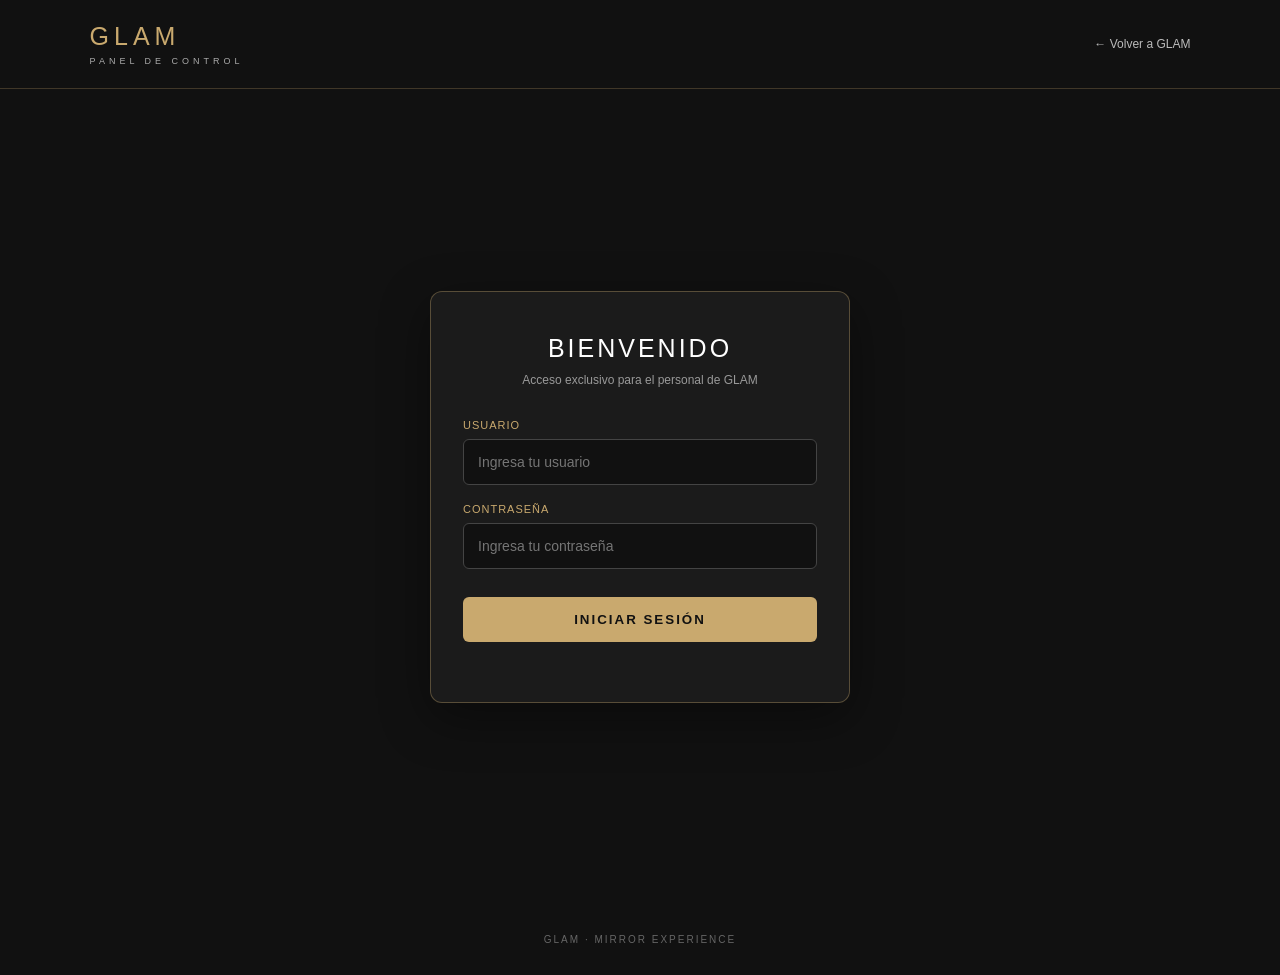
<file: control.html>
<!DOCTYPE html>
<html lang="es">

<head>
    <meta charset="UTF-8">
    <meta name="viewport" content="width=device-width, initial-scale=1.0">
    <meta name="theme-color" content="#111111">

    <title>GLAM | Panel de Control</title>

    <style>
        * {
            box-sizing: border-box;
            margin: 0;
            padding: 0;
        }

        body {
            font-family: Arial, sans-serif;
            background: #111;
            color: #fff;
            min-height: 100vh;
        }

        :root {
            --dorado: #c9a96e;
            --negro: #111;
            --gris: #1d1d1d;
            --blanco: #fff;
        }

        .oculto {
            display: none !important;
        }

        /* ENCABEZADO */

        header {
            padding: 22px 7%;
            border-bottom: 1px solid rgba(201,169,110,.25);
            display: flex;
            justify-content: space-between;
            align-items: center;
        }

        .logo {
            font-size: 25px;
            letter-spacing: 5px;
            color: var(--dorado);
        }

        .logo small {
            display: block;
            font-size: 9px;
            letter-spacing: 4px;
            color: #aaa;
            margin-top: 5px;
        }

        .volver {
            color: #bbb;
            text-decoration: none;
            font-size: 12px;
        }

        .volver:hover {
            color: var(--dorado);
        }

        /* LOGIN */

        .login-contenedor {
            min-height: calc(100vh - 85px);
            display: flex;
            justify-content: center;
            align-items: center;
            padding: 25px;
        }

        .login {
            width: 100%;
            max-width: 420px;
            background: #1b1b1b;
            border: 1px solid rgba(201,169,110,.35);
            padding: 42px 32px;
            text-align: center;
            border-radius: 12px;
            box-shadow: 0 15px 50px rgba(0,0,0,.4);
        }

        .login h1 {
            font-size: 25px;
            font-weight: 400;
            letter-spacing: 3px;
            margin-bottom: 10px;
        }

        .login .subtitulo {
            color: #999;
            font-size: 12px;
            margin-bottom: 32px;
        }

        .campo {
            text-align: left;
            margin-bottom: 18px;
        }

        .campo label {
            display: block;
            font-size: 11px;
            color: var(--dorado);
            letter-spacing: 1px;
            margin-bottom: 8px;
        }

        .campo input {
            width: 100%;
            padding: 14px;
            border-radius: 6px;
            border: 1px solid #444;
            background: #111;
            color: white;
            outline: none;
            font-size: 14px;
        }

        .campo input:focus {
            border-color: var(--dorado);
        }

        .boton {
            width: 100%;
            padding: 15px;
            border: none;
            border-radius: 6px;
            background: var(--dorado);
            color: #111;
            font-weight: bold;
            letter-spacing: 2px;
            cursor: pointer;
            margin-top: 10px;
        }

        .boton:hover {
            background: #dfc18b;
        }

        .boton:disabled {
            opacity: .5;
            cursor: wait;
        }

        .mensaje {
            margin-top: 18px;
            font-size: 12px;
            line-height: 1.5;
        }

        .error {
            color: #ff7777;
        }

        .exito {
            color: #8bd69b;
        }

        /* PANEL */

        .panel {
            max-width: 1200px;
            margin: auto;
            padding: 45px 25px;
        }

        .bienvenida {
            margin-bottom: 35px;
        }

        .bienvenida h1 {
            font-size: 29px;
            font-weight: 400;
            margin-bottom: 10px;
        }

        .bienvenida h1 span {
            color: var(--dorado);
        }

        .bienvenida p {
            color: #999;
            font-size: 13px;
        }

        .estado {
            display: inline-block;
            margin-top: 18px;
            padding: 8px 13px;
            border: 1px solid rgba(201,169,110,.4);
            border-radius: 30px;
            color: var(--dorado);
            font-size: 10px;
            letter-spacing: 1px;
        }

        .titulo-seccion {
            color: var(--dorado);
            font-size: 12px;
            letter-spacing: 3px;
            margin-bottom: 20px;
        }

        .modulos {
            display: grid;
            grid-template-columns: repeat(2, 1fr);
            gap: 18px;
        }

        .modulo {
            background: var(--gris);
            border: 1px solid #333;
            padding: 28px;
            border-radius: 10px;
            min-height: 155px;
            transition: .3s;
        }

        .modulo:hover {
            border-color: var(--dorado);
            transform: translateY(-3px);
        }

        .modulo .icono {
            font-size: 27px;
            margin-bottom: 15px;
        }

        .modulo h3 {
            font-size: 16px;
            font-weight: 400;
            margin-bottom: 9px;
        }

        .modulo p {
            color: #999;
            font-size: 12px;
            line-height: 1.5;
        }

        .etiqueta {
            display: inline-block;
            margin-top: 15px;
            font-size: 9px;
            color: var(--dorado);
            letter-spacing: 1px;
        }

        .acciones {
            display: flex;
            justify-content: flex-end;
            margin-top: 35px;
        }

        .cerrar {
            background: transparent;
            color: #aaa;
            border: 1px solid #444;
            padding: 11px 20px;
            border-radius: 5px;
            cursor: pointer;
            font-size: 11px;
            letter-spacing: 1px;
        }

        .cerrar:hover {
            border-color: var(--dorado);
            color: var(--dorado);
        }

        footer {
            text-align: center;
            padding: 30px;
            color: #666;
            font-size: 10px;
            letter-spacing: 2px;
        }

        @media(max-width: 650px) {
            header {
                padding: 20px;
            }

            .modulos {
                grid-template-columns: 1fr;
            }

            .panel {
                padding: 35px 20px;
            }

            .login {
                padding: 35px 22px;
            }
        }
    </style>
</head>

<body>

    <!-- CONEXIÓN CON APPS SCRIPT -->
    <iframe
        id="puenteGLAM"
        src="https://script.google.com/macros/s/AKfycbyCNw7z1eAWgfhUT-tpO7wNErQLXyZu9VvUVTBEWJLMwX2FuUYr3NbWaJUphT7yjkkXvg/exec?puente=1"
        style="display:none">
    </iframe>

    <!-- ENCABEZADO -->
    <header>
        <div class="logo">
            GLAM
            <small>PANEL DE CONTROL</small>
        </div>

        <a href="index.html" class="volver">
            ← Volver a GLAM
        </a>
    </header>

    <!-- INICIO DE SESIÓN -->
    <main id="pantallaLogin" class="login-contenedor">

        <section class="login">

            <h1>BIENVENIDO</h1>

            <p class="subtitulo">
                Acceso exclusivo para el personal de GLAM
            </p>

            <form id="formLogin">

                <div class="campo">
                    <label for="usuario">USUARIO</label>
                    <input
                        type="text"
                        id="usuario"
                        placeholder="Ingresa tu usuario"
                        autocomplete="username"
                        required>
                </div>

                <div class="campo">
                    <label for="password">CONTRASEÑA</label>
                    <input
                        type="password"
                        id="password"
                        placeholder="Ingresa tu contraseña"
                        autocomplete="current-password"
                        required>
                </div>

                <button type="submit" class="boton" id="botonLogin">
                    INICIAR SESIÓN
                </button>

            </form>

            <p id="mensajeLogin" class="mensaje"></p>

        </section>

    </main>

    <!-- PANEL PRINCIPAL -->
    <main id="pantallaPanel" class="panel oculto">

        <section class="bienvenida">

            <h1>
                Hola, <span id="nombreUsuario">Personal GLAM</span>
            </h1>

            <p>
                Bienvenido al centro de administración de eventos.
            </p>

            <div class="estado">
                ● SESIÓN ACTIVA
            </div>

        </section>

        <h2 class="titulo-seccion">
            ADMINISTRACIÓN DE EVENTOS
        </h2>

        <section class="modulos">

            <article class="modulo">
                <div class="icono">▦</div>
                <h3>Escáner QR</h3>
                <p>
                    Escanea los códigos QR y valida el ingreso
                    de los invitados a cada evento.
                </p>
                <span class="etiqueta">MÓDULO EN INTEGRACIÓN</span>
            </article>

            <article class="modulo">
                <div class="icono">♙</div>
                <h3>Invitados</h3>
                <p>
                    Consulta, registra y administra
                    la lista de invitados.
                </p>
                <span class="etiqueta">MÓDULO EN INTEGRACIÓN</span>
            </article>

            <article class="modulo">
                <div class="icono">✓</div>
                <h3>Asistencia</h3>
                <p>
                    Controla quiénes llegaron, quiénes faltan
                    y quiénes confirmaron su asistencia.
                </p>
                <span class="etiqueta">MÓDULO EN INTEGRACIÓN</span>
            </article>

            <article class="modulo">
                <div class="icono">▤</div>
                <h3>Ingresos</h3>
                <p>
                    Consulta los registros de ingreso
                    y los pases utilizados.
                </p>
                <span class="etiqueta">MÓDULO EN INTEGRACIÓN</span>
            </article>

        </section>

        <div class="acciones">
            <button class="cerrar" id="botonCerrar">
                CERRAR SESIÓN
            </button>
        </div>

    </main>

    <footer>
        GLAM · MIRROR EXPERIENCE
    </footer>

    <script>

        const URL_ORIGEN = "https://goalkeepermaster19-svg.github.io";

        const puente = document.getElementById("puenteGLAM");

        let puenteCargado = false;
        let tokenSesion = null;
        let usuarioActual = null;

        const solicitudes = {};

        puente.addEventListener("load", function () {
            puenteCargado = true;
        });

        // COMUNICACIÓN CON APPS SCRIPT

        function enviarSolicitud(accion, datos = {}) {

            return new Promise((resolve, reject) => {

                if (!puenteCargado) {
                    reject(new Error(
                        "El sistema todavía está conectando. Espera unos segundos e inténtalo nuevamente."
                    ));
                    return;
                }

                const id = Date.now().toString() +
                    Math.random().toString(16).slice(2);

                solicitudes[id] = {
                    resolve,
                    reject
                };

                puente.contentWindow.postMessage({
                    tipo: "GLAM_SOLICITUD",
                    id: id,
                    accion: accion,
                    datos: datos
                }, "*");

                setTimeout(() => {
                    if (solicitudes[id]) {
                        delete solicitudes[id];

                        reject(new Error(
                            "El servidor no respondió. Inténtalo nuevamente."
                        ));
                    }
                }, 20000);

            });

        }

        // RECIBIR RESPUESTAS

        window.addEventListener("message", function (event) {

            if (event.source !== puente.contentWindow) return;

            const origenValido =
                event.origin === "https://script.google.com" ||
                event.origin.endsWith(".googleusercontent.com");

            if (!origenValido) return;

            const respuesta = event.data;

            if (!respuesta ||
                respuesta.tipo !== "GLAM_RESPUESTA") return;

            const solicitud = solicitudes[respuesta.id];

            if (!solicitud) return;

            delete solicitudes[respuesta.id];

            solicitud.resolve(respuesta.resultado);

        });

        // ELEMENTOS DE PANTALLA

        const pantallaLogin =
            document.getElementById("pantallaLogin");

        const pantallaPanel =
            document.getElementById("pantallaPanel");

        const mensajeLogin =
            document.getElementById("mensajeLogin");

        const botonLogin =
            document.getElementById("botonLogin");

        // INICIAR SESIÓN

        document.getElementById("formLogin")
            .addEventListener("submit", async function (e) {

                e.preventDefault();

                const usuario =
                    document.getElementById("usuario").value.trim();

                const password =
                    document.getElementById("password").value;

                botonLogin.disabled = true;
                botonLogin.textContent = "CONECTANDO...";
                mensajeLogin.textContent = "";
                mensajeLogin.className = "mensaje";

                try {

                    const resultado = await enviarSolicitud(
                        "login",
                        {
                            usuario: usuario,
                            password: password
                        }
                    );

                    if (!resultado || !resultado.correcto) {

                        throw new Error(
                            resultado?.mensaje ||
                            "Usuario o contraseña incorrectos."
                        );

                    }

                    tokenSesion = resultado.tokenSesion;
                    usuarioActual = resultado.usuario || usuario;

                    sessionStorage.setItem(
                        "GLAM_TOKEN",
                        tokenSesion
                    );

                    sessionStorage.setItem(
                        "GLAM_USUARIO",
                        usuarioActual
                    );

                    mostrarPanel();

                } catch (error) {

                    mensajeLogin.textContent = error.message;
                    mensajeLogin.classList.add("error");

                } finally {

                    botonLogin.disabled = false;
                    botonLogin.textContent = "INICIAR SESIÓN";

                }

            });

        // MOSTRAR PANEL

        function mostrarPanel() {

            pantallaLogin.classList.add("oculto");
            pantallaPanel.classList.remove("oculto");

            document.getElementById("nombreUsuario")
                .textContent = usuarioActual;

        }

        // CERRAR SESIÓN

        document.getElementById("botonCerrar")
            .addEventListener("click", async function () {

                try {

                    if (tokenSesion) {
                        await enviarSolicitud(
                            "cerrar",
                            {
                                tokenSesion: tokenSesion
                            }
                        );
                    }

                } catch (error) {
                    console.log(error.message);
                }

                tokenSesion = null;
                usuarioActual = null;

                sessionStorage.removeItem("GLAM_TOKEN");
                sessionStorage.removeItem("GLAM_USUARIO");

                pantallaPanel.classList.add("oculto");
                pantallaLogin.classList.remove("oculto");

                document.getElementById("formLogin").reset();

                mensajeLogin.textContent =
                    "Sesión cerrada correctamente.";

                mensajeLogin.className = "mensaje exito";

            });

        // RECUPERAR SESIÓN

        async function recuperarSesion() {

            const tokenGuardado =
                sessionStorage.getItem("GLAM_TOKEN");

            const usuarioGuardado =
                sessionStorage.getItem("GLAM_USUARIO");

            if (!tokenGuardado) return;

            try {

                const resultado = await enviarSolicitud(
                    "validarSesion",
                    {
                        tokenSesion: tokenGuardado
                    }
                );

                const sesionValida =
                    resultado === true ||
                    (resultado && resultado.correcto === true);

                if (sesionValida) {

                    tokenSesion = tokenGuardado;
                    usuarioActual = usuarioGuardado || "Personal GLAM";

                    mostrarPanel();

                } else {

                    sessionStorage.removeItem("GLAM_TOKEN");
                    sessionStorage.removeItem("GLAM_USUARIO");

                }

            } catch (error) {

                console.log("No se pudo recuperar la sesión:", error);

            }

        }

        // ESPERAR CONEXIÓN Y RECUPERAR SESIÓN

        puente.addEventListener("load", recuperarSesion);

    </script>

</body>
</html>
</file>
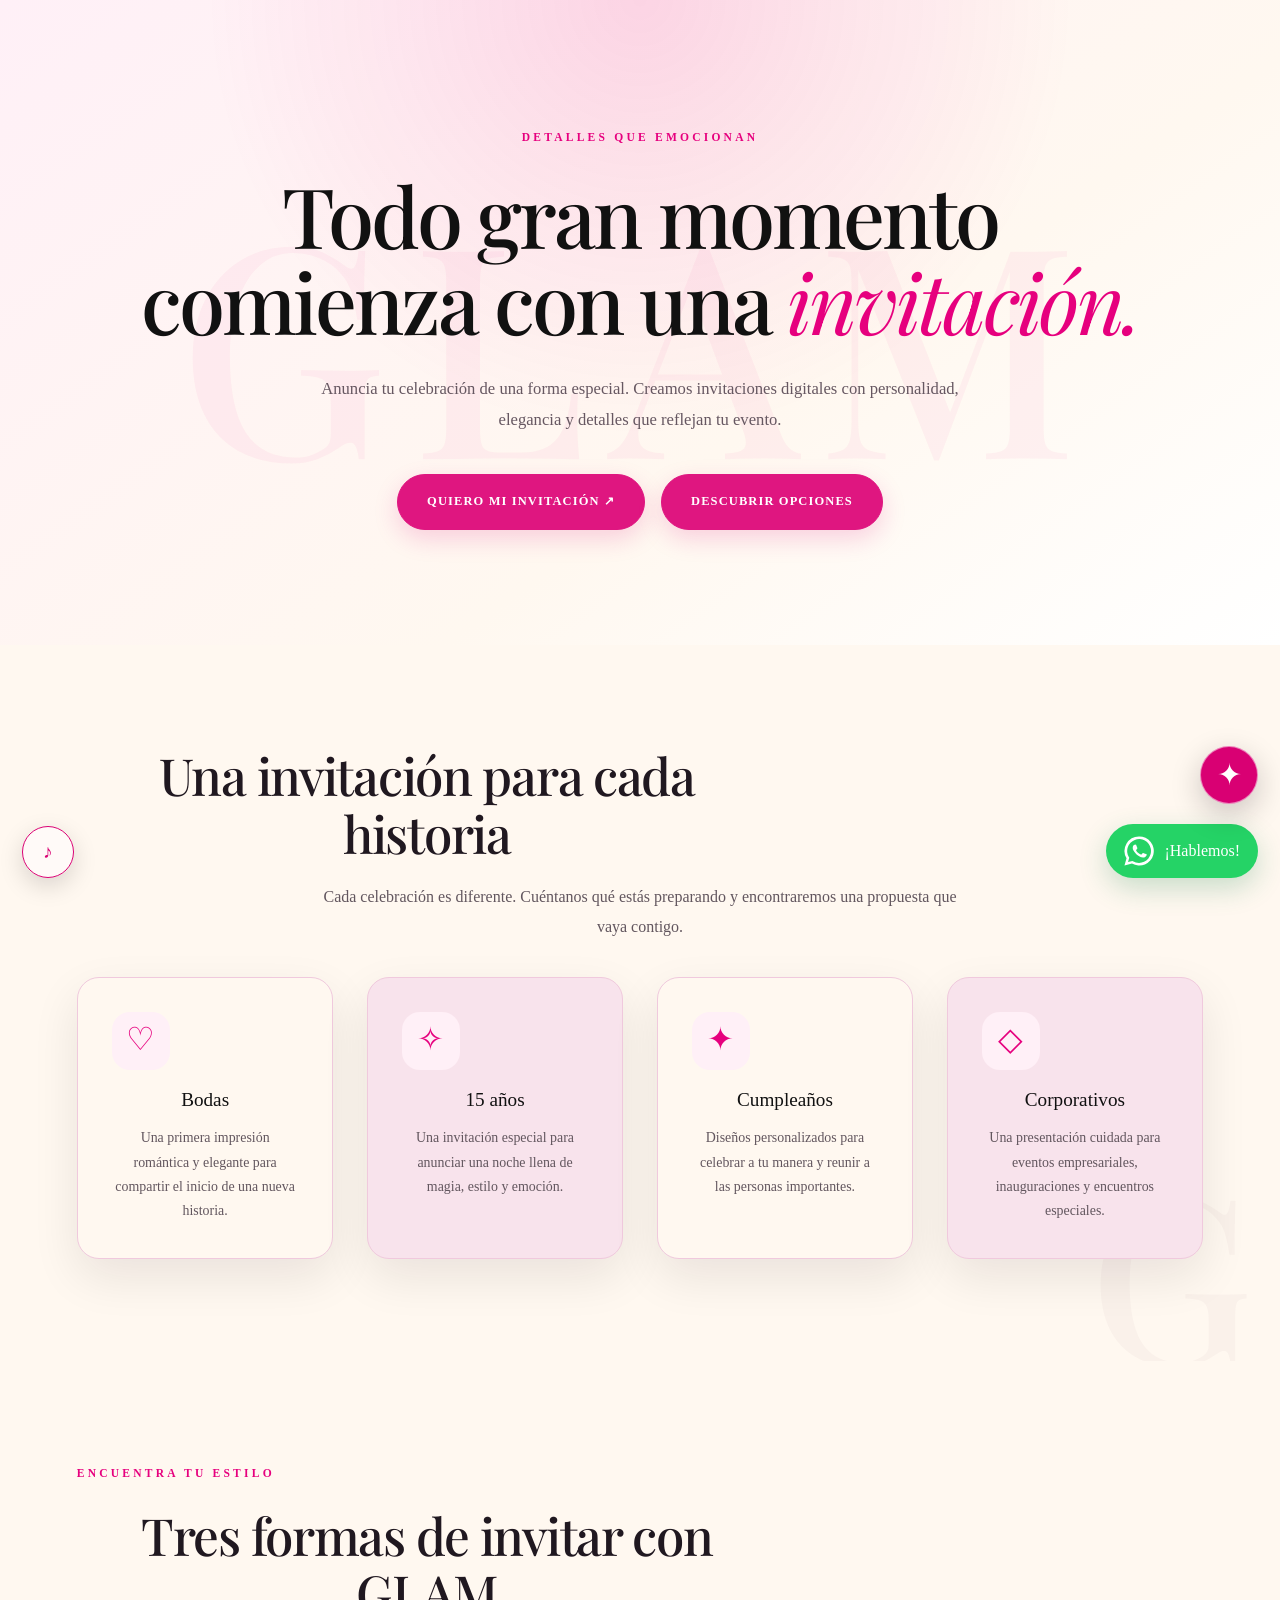
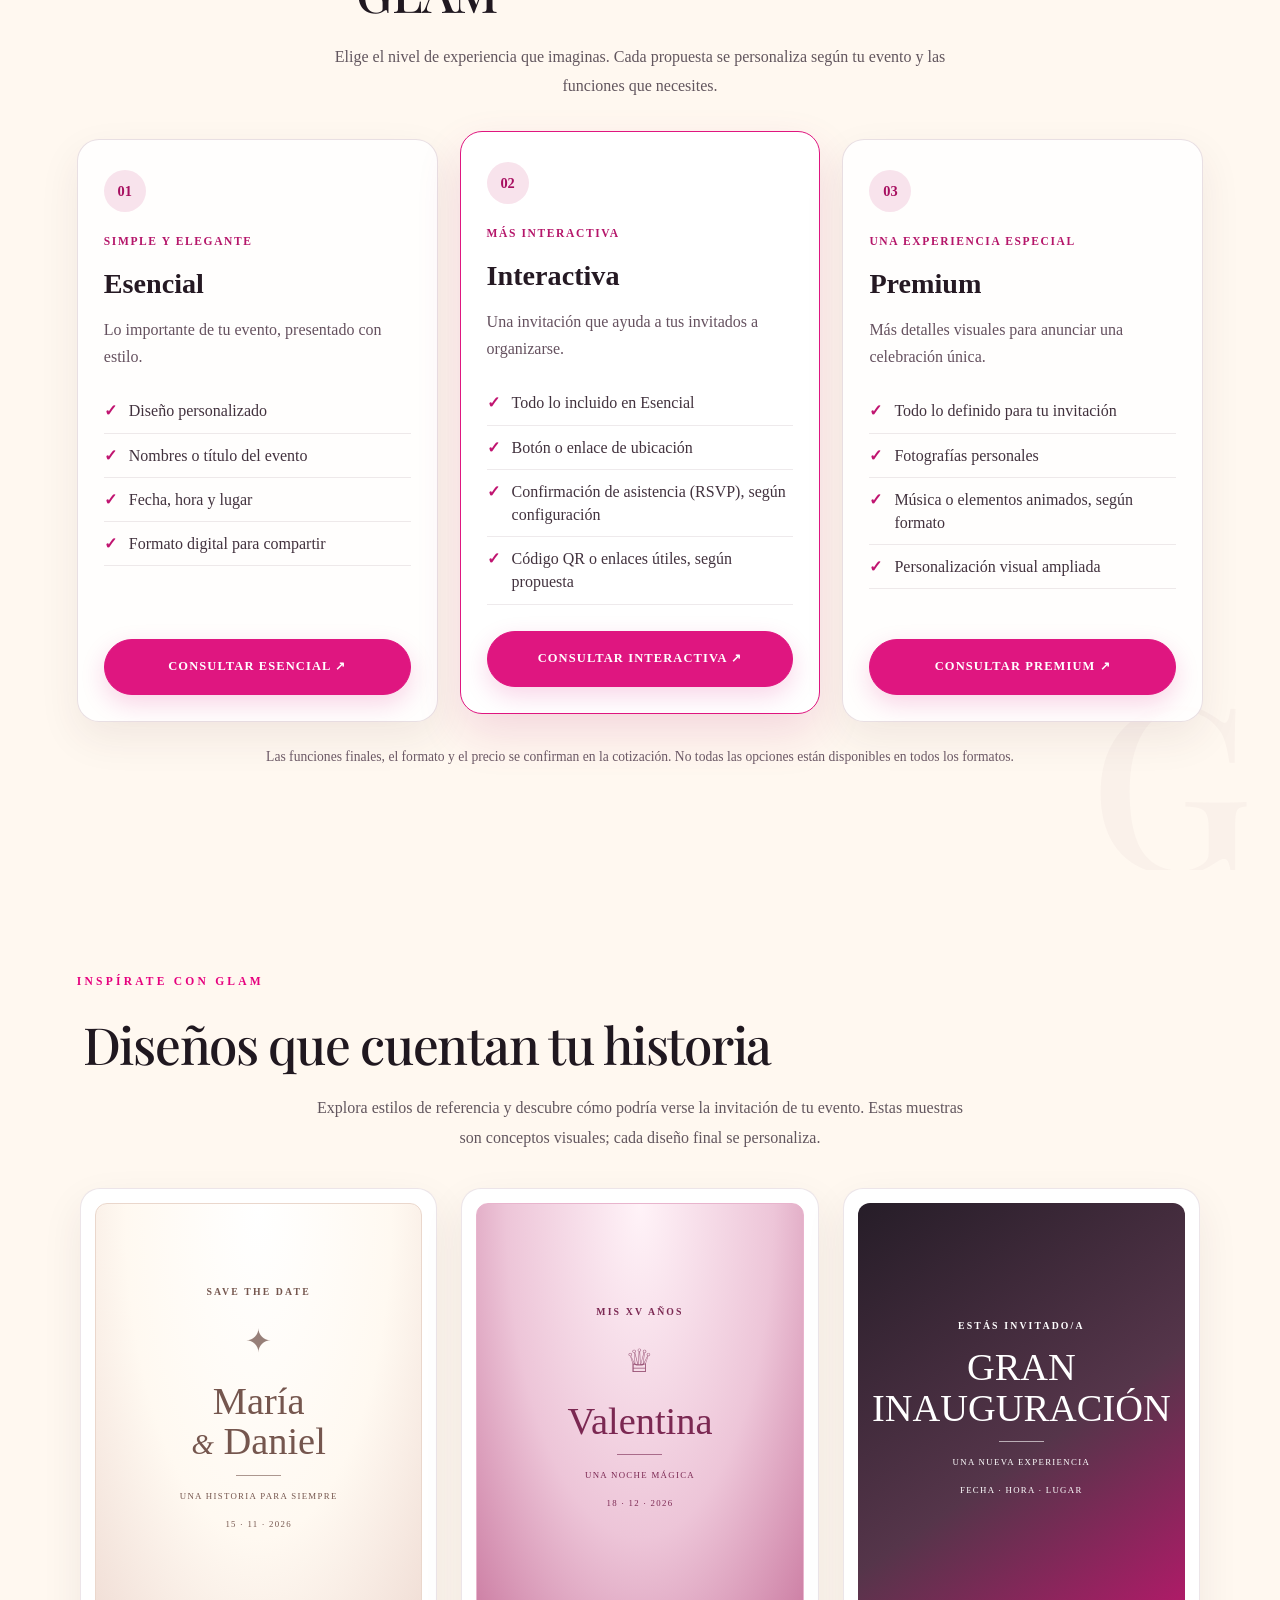
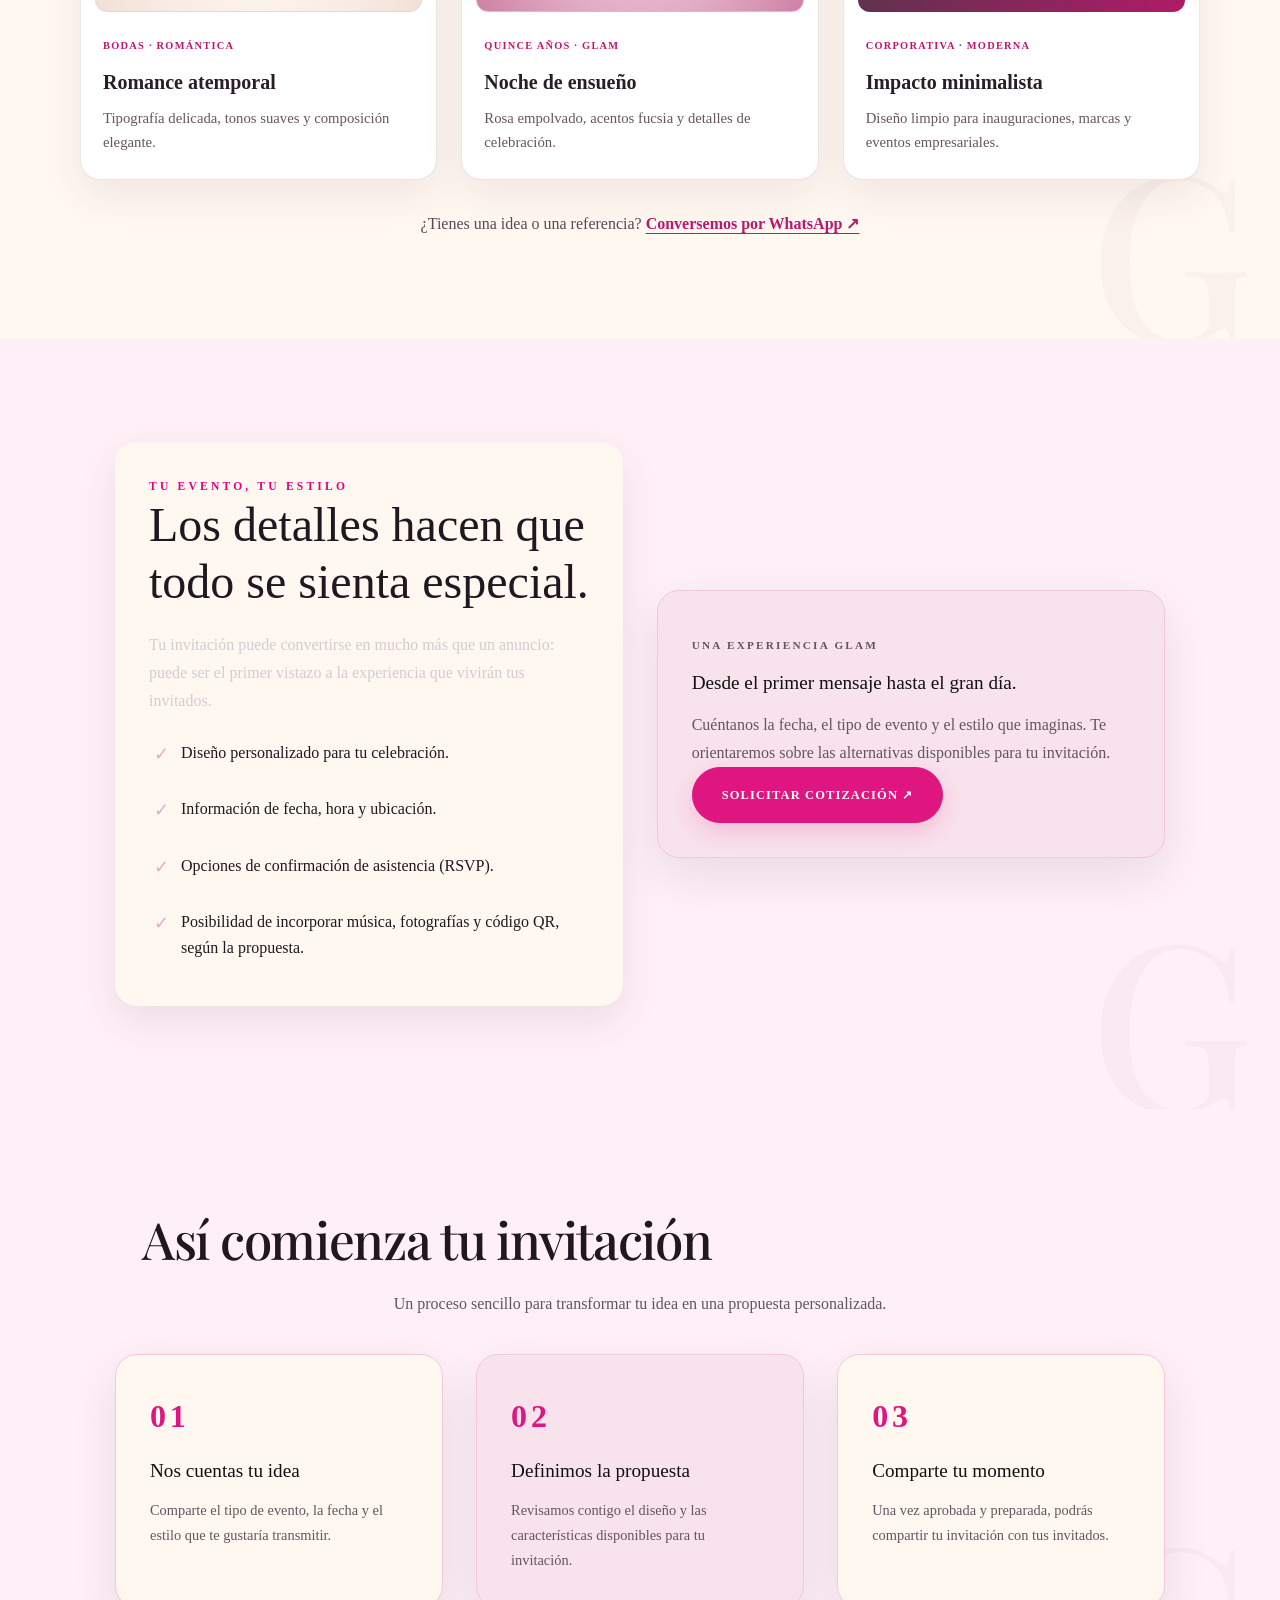
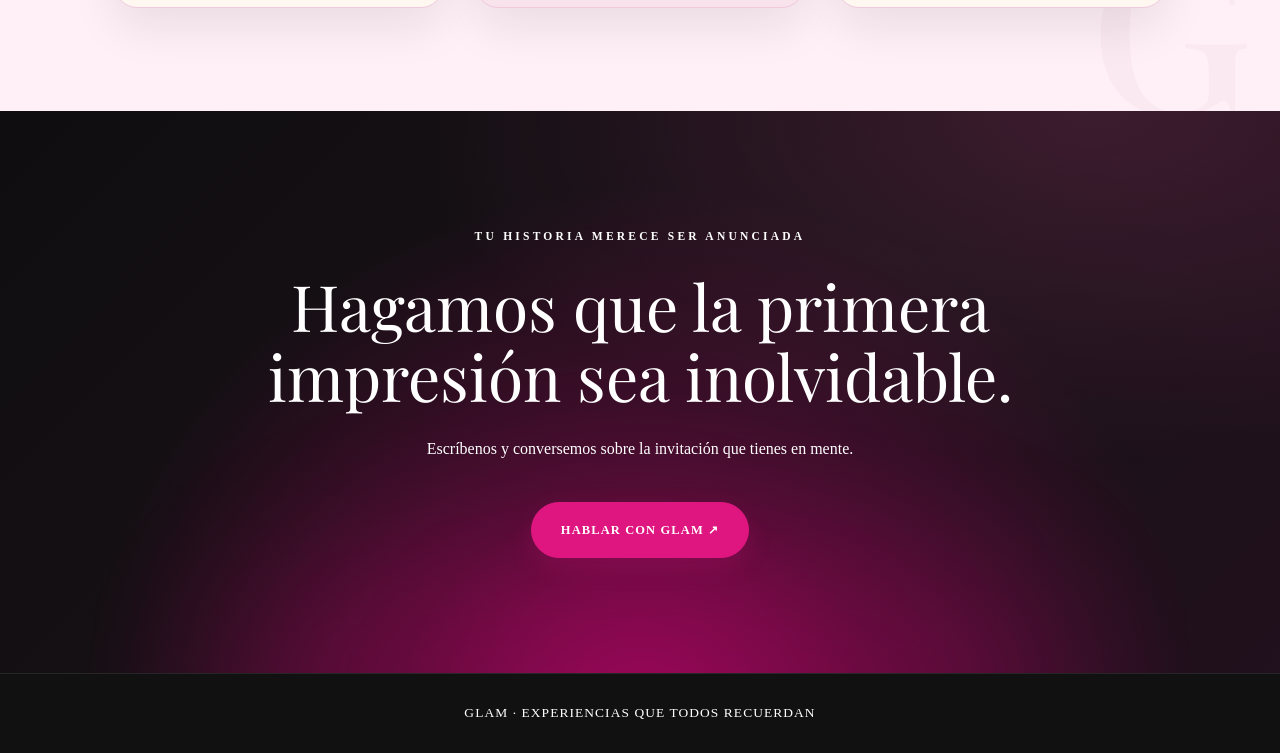
<file: invitaciones.html>
<!DOCTYPE html>
<html lang="es">
<head>
    <meta charset="UTF-8">
    <meta name="viewport" content="width=device-width, initial-scale=1.0">
    <meta name="theme-color" content="#171316">
    <meta name="description" content="Invitaciones digitales GLAM para bodas, quince años y eventos especiales. Comparte los detalles de tu celebración con una invitación elegante y personalizada. Cotiza por WhatsApp.">
    <meta name="keywords" content="invitaciones digitales, invitaciones digitales La Paz, invitación boda, invitación quince años, GLAM">
    <meta name="robots" content="index,follow,max-image-preview:large">
    <meta property="og:type" content="website">
    <meta property="og:site_name" content="GLAM">
    <meta property="og:title" content="Invitaciones digitales personalizadas | GLAM">
    <meta property="og:description" content="Invitaciones digitales elegantes y personalizadas para anunciar tu evento.">
    <meta property="og:locale" content="es_BO">
    <meta name="twitter:card" content="summary_large_image">
    <meta name="twitter:title" content="Invitaciones digitales personalizadas | GLAM">
    <meta name="twitter:description" content="Invitaciones digitales elegantes y personalizadas para anunciar tu evento.">

    <title>GLAM | Invitaciones digitales personalizadas</title>
    <link rel="stylesheet" href="estilos.css">
    <link rel="stylesheet" href="glam-redesign.css">

    <style>
        .pagina-invitaciones {
            min-height: 100vh;
            background: #171316;
            color: #fff;
            font-family: inherit;
        }

        .inv-header {
            display: flex;
            align-items: center;
            justify-content: space-between;
            gap: 20px;
            padding: 25px 7%;
            border-bottom: 1px solid rgba(255,255,255,.09);
        }

        .inv-logo {
            color: #fff;
            text-decoration: none;
            font-family: Georgia, serif;
            font-size: 1.8rem;
            letter-spacing: .18em;
        }

        .inv-logo span {
            display: block;
            margin-top: 4px;
            color: #e7a9c9;
            font-family: Arial, sans-serif;
            font-size: .58rem;
            letter-spacing: .22em;
        }

        .inv-volver {
            color: #f1c6dc;
            text-decoration: none;
            font-size: .8rem;
            letter-spacing: .08em;
        }

        .inv-volver:hover {
            color: #fff;
        }

        .inv-hero {
            position: relative;
            overflow: hidden;
            padding: 105px 7% 95px;
            text-align: center;
            background:
                radial-gradient(ellipse at 50% 0%, rgba(198,83,139,.22), transparent 60%),
                #171316;
        }

        .inv-etiqueta {
            color: #e7a9c9;
            font-size: .72rem;
            font-weight: 700;
            letter-spacing: .32em;
        }

        .inv-hero h1 {
            max-width: 850px;
            margin: 25px auto;
            font-family: Georgia, serif;
            font-size: clamp(2.8rem, 7vw, 5.5rem);
            font-weight: 400;
            line-height: 1.08;
        }

        .inv-hero h1 em {
            color: #e7a9c9;
            font-weight: 400;
        }

        .inv-hero > p:not(.inv-etiqueta) {
            max-width: 620px;
            margin: 0 auto;
            color: #d4cbd1;
            font-size: 1rem;
            line-height: 1.9;
        }

        .inv-acciones {
            display: flex;
            justify-content: center;
            flex-wrap: wrap;
            gap: 14px;
            margin-top: 35px;
        }

        .inv-boton {
            display: inline-flex;
            align-items: center;
            justify-content: center;
            min-height: 48px;
            padding: 14px 24px;
            border: 1px solid #e7a9c9;
            border-radius: 30px;
            background: #e7a9c9;
            color: #211720;
            text-decoration: none;
            font-size: .8rem;
            font-weight: 700;
            letter-spacing: .06em;
            transition: .25s ease;
        }

        .inv-boton:hover {
            transform: translateY(-3px);
            background: #f4d4e4;
        }

        .inv-boton-secundario {
            background: transparent;
            color: #f1c6dc;
        }

        .inv-boton-secundario:hover {
            background: rgba(231,169,201,.1);
            color: #fff;
        }

        .inv-seccion {
            padding: 75px 7%;
        }

        .inv-seccion-clara {
            background: #f7f0f3;
            color: #292129;
        }

        .inv-titulo {
            max-width: 700px;
            margin: 0 auto 15px;
            text-align: center;
            font-family: Georgia, serif;
            font-size: clamp(2rem, 4vw, 3.2rem);
            font-weight: 400;
        }

        .inv-subtitulo {
            max-width: 650px;
            margin: 0 auto 42px;
            color: #bfaeba;
            text-align: center;
            line-height: 1.8;
        }

        .inv-seccion-clara .inv-subtitulo {
            color: #746572;
        }

        .inv-tipos {
            display: grid;
            grid-template-columns: repeat(4, minmax(0, 1fr));
            gap: 16px;
            max-width: 1200px;
            margin: 0 auto;
        }

        .inv-tipo {
            padding: 30px 22px;
            border: 1px solid rgba(231,169,201,.23);
            border-radius: 16px;
            background: linear-gradient(145deg, #292128, #1d191d);
            text-align: center;
            transition: transform .25s ease, border-color .25s ease;
        }

        .inv-tipo:hover {
            transform: translateY(-5px);
            border-color: #e7a9c9;
        }

        .inv-tipo-icono {
            display: block;
            margin-bottom: 18px;
            color: #e7a9c9;
            font-size: 2rem;
        }

        .inv-tipo h3 {
            margin: 0 0 12px;
            font-family: Georgia, serif;
            font-size: 1.35rem;
            font-weight: 400;
        }

        .inv-tipo p {
            margin: 0;
            color: #d4cbd1;
            font-size: .87rem;
            line-height: 1.7;
        }

        .inv-detalles {
            display: grid;
            grid-template-columns: 1fr 1fr;
            align-items: center;
            gap: 55px;
            max-width: 1050px;
            margin: 0 auto;
        }

        .inv-detalles h2 {
            margin: 0 0 20px;
            font-family: Georgia, serif;
            font-size: clamp(2rem, 4vw, 3rem);
            font-weight: 400;
            line-height: 1.2;
        }

        .inv-detalles > div > p {
            color: #d4cbd1;
            line-height: 1.9;
        }

        .inv-lista {
            display: grid;
            gap: 15px;
            margin: 25px 0 0;
            padding: 0;
            list-style: none;
        }

        .inv-lista li {
            display: flex;
            gap: 12px;
            align-items: flex-start;
            line-height: 1.6;
        }

        .inv-lista li span {
            color: #e7a9c9;
            font-size: 1.15rem;
        }

        .inv-tarjeta {
            padding: 35px;
            border: 1px solid rgba(231,169,201,.3);
            border-radius: 18px;
            background: linear-gradient(145deg, #30232d, #201a20);
        }

        .inv-tarjeta-etiqueta {
            color: #e7a9c9;
            font-size: .7rem;
            letter-spacing: .2em;
        }

        .inv-tarjeta h3 {
            margin: 18px 0;
            font-family: Georgia, serif;
            font-size: 2rem;
            font-weight: 400;
        }

        .inv-tarjeta p {
            color: #d4cbd1;
            line-height: 1.8;
        }

        .inv-pasos {
            display: grid;
            grid-template-columns: repeat(3, minmax(0, 1fr));
            gap: 20px;
            max-width: 1050px;
            margin: 0 auto;
        }

        .inv-paso {
            padding: 25px;
            border-top: 1px solid #d9b6c9;
        }

        .inv-paso-numero {
            color: #b84c83;
            font-family: Georgia, serif;
            font-size: 2rem;
        }

        .inv-paso h3 {
            font-family: Georgia, serif;
            font-size: 1.35rem;
            font-weight: 400;
        }

        .inv-paso p {
            color: #746572;
            font-size: .9rem;
            line-height: 1.8;
        }

        .inv-final {
            padding: 80px 7%;
            background:
                radial-gradient(ellipse at center, rgba(198,83,139,.18), transparent 70%),
                #171316;
            text-align: center;
        }

        .inv-final h2 {
            max-width: 750px;
            margin: 0 auto 18px;
            font-family: Georgia, serif;
            font-size: clamp(2.1rem, 5vw, 3.7rem);
            font-weight: 400;
        }

        .inv-final p {
            max-width: 570px;
            margin: 0 auto;
            color: #d4cbd1;
            line-height: 1.8;
        }

        .inv-footer {
            padding: 25px 7%;
            border-top: 1px solid rgba(255,255,255,.09);
            color: #bfaeba;
            text-align: center;
            font-size: .75rem;
            letter-spacing: .08em;
        }

        @media (max-width: 850px) {
            .inv-tipos {
                grid-template-columns: repeat(2, minmax(0, 1fr));
            }

            .inv-detalles {
                grid-template-columns: 1fr;
                gap: 30px;
            }
        }

        @media (max-width: 520px) {
            .inv-header {
                padding: 20px 5%;
            }

            .inv-logo {
                font-size: 1.4rem;
            }

            .inv-volver {
                font-size: .68rem;
            }

            .inv-hero {
                padding: 75px 6%;
            }

            .inv-seccion {
                padding: 55px 6%;
            }

            .inv-tipos,
            .inv-pasos {
                grid-template-columns: 1fr;
            }

            .inv-tipo {
                padding: 25px;
            }

            .inv-tarjeta {
                padding: 25px;
            }

            .inv-final {
                padding: 60px 6%;
            }
        }

        /* Categorías de invitaciones GLAM */
        .inv-categorias { background: linear-gradient(145deg, #fff8f0 0%, #f8e3ec 100%); color: #251923; }
        .inv-categorias .inv-titulo, .inv-categorias .inv-subtitulo { color: #251923; }
        .inv-categorias-grid { display: grid; grid-template-columns: repeat(3, minmax(0, 1fr)); gap: 22px; max-width: 1180px; margin: 38px auto 0; align-items: stretch; }
        .inv-categoria-card { position: relative; display: flex; flex-direction: column; padding: 30px 26px 26px; border: 1px solid rgba(113, 57, 87, .16); border-radius: 22px; background: rgba(255,255,255,.86); box-shadow: 0 16px 40px rgba(73, 37, 57, .08); }
        .inv-categoria-destacada { background: #fff; border: 1.5px solid #df1680; box-shadow: 0 20px 46px rgba(178, 31, 111, .14); transform: translateY(-8px); }
        .inv-categoria-numero { display: inline-flex; width: 42px; height: 42px; align-items: center; justify-content: center; border-radius: 50%; background: #f8e3ec; color: #a70f60; font-weight: 800; font-size: .9rem; margin-bottom: 20px; }
        .inv-categoria-tipo { color: #b5166a; font-size: .72rem; letter-spacing: .14em; font-weight: 800; margin: 0 0 8px; }
        .inv-categoria-card h3 { color: #251923; font-size: clamp(1.55rem, 2.2vw, 2rem); margin: 0 0 10px; }
        .inv-categoria-intro { color: #65515f; line-height: 1.65; min-height: 54px; margin: 0 0 18px; }
        .inv-categoria-card ul { list-style: none; padding: 0; margin: 0 0 26px; flex: 1; }
        .inv-categoria-card li { position: relative; padding: 10px 0 10px 25px; border-bottom: 1px solid rgba(90, 51, 72, .1); color: #42323e; line-height: 1.45; }
        .inv-categoria-card li::before { content: '✓'; position: absolute; left: 0; top: 10px; color: #c01470; font-weight: 900; }
        .inv-categoria-card .inv-boton { align-self: stretch; text-align: center; justify-content: center; }
        .inv-categorias-nota { max-width: 850px; margin: 24px auto 0; text-align: center; color: #6b5865; font-size: .85rem; line-height: 1.6; }
        @media (max-width: 900px) { .inv-categorias-grid { grid-template-columns: 1fr; max-width: 560px; } .inv-categoria-destacada { transform: none; } .inv-categoria-intro { min-height: 0; } }

    
        /* Portafolio de muestras de invitaciones: mockups ilustrativos */
        .inv-portafolio{background:#fffaf5;color:#2b1d27}.inv-portafolio .inv-titulo,.inv-portafolio .inv-subtitulo{color:#2b1d27}.inv-muestras-grid{display:grid;grid-template-columns:repeat(3,minmax(0,1fr));gap:24px;max-width:1120px;margin:36px auto 0}.inv-muestra{overflow:hidden;border-radius:20px;background:#fff;border:1px solid rgba(112,59,86,.13);box-shadow:0 16px 40px rgba(64,32,48,.08)}.inv-mockup{aspect-ratio:4/5;min-height:300px;margin:14px;border-radius:12px;display:flex;flex-direction:column;align-items:center;justify-content:center;text-align:center;padding:24px;position:relative;overflow:hidden;gap:13px}.inv-mockup-boda{background:radial-gradient(ellipse at top,#fff 0%,#fff9f1 58%,#f1dfd7 100%);color:#75564e;border:1px solid #ead7cc}.inv-mockup-xv{background:radial-gradient(ellipse at top,#fff3f8,#edc5d8 58%,#a72d68 150%);color:#7b2852;border:1px solid #e8b4cd}.inv-mockup-corp{background:linear-gradient(145deg,#261d28,#55354a 58%,#b21a69);color:#fff}.mockup-mini{font-size:.61rem;letter-spacing:.22em;font-weight:800}.inv-mockup strong{font-family:Georgia,serif;font-size:clamp(1.7rem,3vw,2.5rem);font-weight:500;line-height:1.05}.inv-mockup strong i{font-weight:400;font-size:.75em}.mockup-flor,.mockup-corona{font-size:2rem;opacity:.75}.mockup-line{width:45px;height:1px;background:currentColor;opacity:.6}.inv-mockup small{font-size:.55rem;letter-spacing:.15em}.inv-muestra-info{padding:4px 22px 24px}.inv-muestra-info>span{font-size:.65rem;letter-spacing:.12em;color:#bd176d;font-weight:800}.inv-muestra-info h3{font-size:1.25rem;margin:8px 0;color:#2b1d27}.inv-muestra-info p{margin:0;color:#695461;line-height:1.6;font-size:.92rem}.inv-portafolio-cta{text-align:center;margin:30px auto 0;color:#5c4755}.inv-portafolio-cta a{color:#bd176d;font-weight:800;text-decoration:underline;text-underline-offset:4px}@media(max-width:850px){.inv-muestras-grid{grid-template-columns:1fr;max-width:480px}.inv-mockup{min-height:380px}.inv-mockup strong{font-size:2.4rem}}

    </style>
</head>

<body class="pagina-invitaciones">
<main>
        <section class="inv-hero">
            <p class="inv-etiqueta">DETALLES QUE EMOCIONAN</p>

            <h1>
                Todo gran momento<br>
                comienza con una <em>invitación.</em>
            </h1>

            <p>
                Anuncia tu celebración de una forma especial.
                Creamos invitaciones digitales con personalidad,
                elegancia y detalles que reflejan tu evento.
            </p>

            <div class="inv-acciones">
                <a
                    class="inv-boton"
                    href="https://wa.me/59172514906?text=Hola%20GLAM%2C%20quiero%20informaci%C3%B3n%20sobre%20las%20invitaciones%20digitales."
                    target="_blank"
                    rel="noopener noreferrer"
                >
                    QUIERO MI INVITACIÓN ↗
                </a>

                <a href="#tipos" class="inv-boton inv-boton-secundario">
                    DESCUBRIR OPCIONES
                </a>
            </div>
        </section>

        <section id="tipos" class="inv-seccion">
            <h2 class="inv-titulo">Una invitación para cada historia</h2>
            <p class="inv-subtitulo">
                Cada celebración es diferente. Cuéntanos qué estás preparando
                y encontraremos una propuesta que vaya contigo.
            </p>

            <div class="inv-tipos">
                <article class="inv-tipo">
                    <span class="inv-tipo-icono">♡</span>
                    <h3>Bodas</h3>
                    <p>Una primera impresión romántica y elegante para compartir el inicio de una nueva historia.</p>
                </article>

                <article class="inv-tipo">
                    <span class="inv-tipo-icono">✧</span>
                    <h3>15 años</h3>
                    <p>Una invitación especial para anunciar una noche llena de magia, estilo y emoción.</p>
                </article>

                <article class="inv-tipo">
                    <span class="inv-tipo-icono">✦</span>
                    <h3>Cumpleaños</h3>
                    <p>Diseños personalizados para celebrar a tu manera y reunir a las personas importantes.</p>
                </article>

                <article class="inv-tipo">
                    <span class="inv-tipo-icono">◇</span>
                    <h3>Corporativos</h3>
                    <p>Una presentación cuidada para eventos empresariales, inauguraciones y encuentros especiales.</p>
                </article>
            </div>
        </section>

        <section id="categorias-invitacion" class="inv-seccion inv-categorias">
            <p class="inv-etiqueta">ENCUENTRA TU ESTILO</p>
            <h2 class="inv-titulo">Tres formas de invitar con GLAM</h2>
            <p class="inv-subtitulo">
                Elige el nivel de experiencia que imaginas. Cada propuesta se personaliza
                según tu evento y las funciones que necesites.
            </p>

            <div class="inv-categorias-grid">
                <article class="inv-categoria-card">
                    <span class="inv-categoria-numero">01</span>
                    <p class="inv-categoria-tipo">SIMPLE Y ELEGANTE</p>
                    <h3>Esencial</h3>
                    <p class="inv-categoria-intro">Lo importante de tu evento, presentado con estilo.</p>
                    <ul>
                        <li>Diseño personalizado</li>
                        <li>Nombres o título del evento</li>
                        <li>Fecha, hora y lugar</li>
                        <li>Formato digital para compartir</li>
                    </ul>
                    <a class="inv-boton" href="https://wa.me/59172514906?text=Hola%20GLAM%2C%20quiero%20cotizar%20una%20invitaci%C3%B3n%20digital%20de%20categor%C3%ADa%20Esencial." target="_blank" rel="noopener noreferrer">CONSULTAR ESENCIAL ↗</a>
                </article>

                <article class="inv-categoria-card inv-categoria-destacada">
                    <span class="inv-categoria-numero">02</span>
                    <p class="inv-categoria-tipo">MÁS INTERACTIVA</p>
                    <h3>Interactiva</h3>
                    <p class="inv-categoria-intro">Una invitación que ayuda a tus invitados a organizarse.</p>
                    <ul>
                        <li>Todo lo incluido en Esencial</li>
                        <li>Botón o enlace de ubicación</li>
                        <li>Confirmación de asistencia (RSVP), según configuración</li>
                        <li>Código QR o enlaces útiles, según propuesta</li>
                    </ul>
                    <a class="inv-boton" href="https://wa.me/59172514906?text=Hola%20GLAM%2C%20quiero%20cotizar%20una%20invitaci%C3%B3n%20digital%20de%20categor%C3%ADa%20Interactiva." target="_blank" rel="noopener noreferrer">CONSULTAR INTERACTIVA ↗</a>
                </article>

                <article class="inv-categoria-card">
                    <span class="inv-categoria-numero">03</span>
                    <p class="inv-categoria-tipo">UNA EXPERIENCIA ESPECIAL</p>
                    <h3>Premium</h3>
                    <p class="inv-categoria-intro">Más detalles visuales para anunciar una celebración única.</p>
                    <ul>
                        <li>Todo lo definido para tu invitación</li>
                        <li>Fotografías personales</li>
                        <li>Música o elementos animados, según formato</li>
                        <li>Personalización visual ampliada</li>
                    </ul>
                    <a class="inv-boton" href="https://wa.me/59172514906?text=Hola%20GLAM%2C%20quiero%20cotizar%20una%20invitaci%C3%B3n%20digital%20de%20categor%C3%ADa%20Premium." target="_blank" rel="noopener noreferrer">CONSULTAR PREMIUM ↗</a>
                </article>
            </div>
            <p class="inv-categorias-nota">Las funciones finales, el formato y el precio se confirman en la cotización. No todas las opciones están disponibles en todos los formatos.</p>
        </section>

        <section id="muestras-invitaciones" class="inv-seccion inv-portafolio"><p class="inv-etiqueta">INSPÍRATE CON GLAM</p><h2 class="inv-titulo">Diseños que cuentan tu historia</h2><p class="inv-subtitulo">Explora estilos de referencia y descubre cómo podría verse la invitación de tu evento. Estas muestras son conceptos visuales; cada diseño final se personaliza.</p>
          <div class="inv-muestras-grid">
            <article class="inv-muestra"><div class="inv-mockup inv-mockup-boda"><span class="mockup-mini">SAVE THE DATE</span><span class="mockup-flor">✦</span><strong>María<br><i>&amp;</i> Daniel</strong><span class="mockup-line"></span><small>UNA HISTORIA PARA SIEMPRE</small><small>15 · 11 · 2026</small></div><div class="inv-muestra-info"><span>BODAS · ROMÁNTICA</span><h3>Romance atemporal</h3><p>Tipografía delicada, tonos suaves y composición elegante.</p></div></article>
            <article class="inv-muestra"><div class="inv-mockup inv-mockup-xv"><span class="mockup-mini">MIS XV AÑOS</span><span class="mockup-corona">♕</span><strong>Valentina</strong><span class="mockup-line"></span><small>UNA NOCHE MÁGICA</small><small>18 · 12 · 2026</small></div><div class="inv-muestra-info"><span>QUINCE AÑOS · GLAM</span><h3>Noche de ensueño</h3><p>Rosa empolvado, acentos fucsia y detalles de celebración.</p></div></article>
            <article class="inv-muestra"><div class="inv-mockup inv-mockup-corp"><span class="mockup-mini">ESTÁS INVITADO/A</span><strong>GRAN<br>INAUGURACIÓN</strong><span class="mockup-line"></span><small>UNA NUEVA EXPERIENCIA</small><small>FECHA · HORA · LUGAR</small></div><div class="inv-muestra-info"><span>CORPORATIVA · MODERNA</span><h3>Impacto minimalista</h3><p>Diseño limpio para inauguraciones, marcas y eventos empresariales.</p></div></article>
          </div><p class="inv-portafolio-cta">¿Tienes una idea o una referencia? <a href="https://wa.me/59172514906?text=Hola%20GLAM%2C%20quiero%20ver%20muestras%20y%20cotizar%20una%20invitaci%C3%B3n%20digital." target="_blank" rel="noopener noreferrer">Conversemos por WhatsApp ↗</a></p>
        </section>

        <section class="inv-seccion inv-seccion-clara">
            <div class="inv-detalles">
                <div>
                    <p class="inv-etiqueta">TU EVENTO, TU ESTILO</p>
                    <h2>Los detalles hacen que todo se sienta especial.</h2>
                    <p>
                        Tu invitación puede convertirse en mucho más que un
                        anuncio: puede ser el primer vistazo a la experiencia
                        que vivirán tus invitados.
                    </p>

                    <ul class="inv-lista">
                        <li><span>✓</span> Diseño personalizado para tu celebración.</li>
                        <li><span>✓</span> Información de fecha, hora y ubicación.</li>
                        <li><span>✓</span> Opciones de confirmación de asistencia (RSVP).</li>
                        <li><span>✓</span> Posibilidad de incorporar música, fotografías y código QR, según la propuesta.</li>
                    </ul>
                </div>

                <div class="inv-tarjeta">
                    <p class="inv-tarjeta-etiqueta">UNA EXPERIENCIA GLAM</p>
                    <h3>Desde el primer mensaje hasta el gran día.</h3>
                    <p>
                        Cuéntanos la fecha, el tipo de evento y el estilo que
                        imaginas. Te orientaremos sobre las alternativas
                        disponibles para tu invitación.
                    </p>

                    <a
                        class="inv-boton"
                        href="https://wa.me/59172514906?text=Hola%20GLAM%2C%20quiero%20cotizar%20una%20invitaci%C3%B3n%20digital."
                        target="_blank"
                        rel="noopener noreferrer"
                    >
                        SOLICITAR COTIZACIÓN ↗
                    </a>
                </div>
            </div>
        </section>

        <section class="inv-seccion inv-seccion-clara">
            <h2 class="inv-titulo">Así comienza tu invitación</h2>
            <p class="inv-subtitulo">
                Un proceso sencillo para transformar tu idea en una propuesta personalizada.
            </p>

            <div class="inv-pasos">
                <article class="inv-paso">
                    <span class="inv-paso-numero">01</span>
                    <h3>Nos cuentas tu idea</h3>
                    <p>Comparte el tipo de evento, la fecha y el estilo que te gustaría transmitir.</p>
                </article>

                <article class="inv-paso">
                    <span class="inv-paso-numero">02</span>
                    <h3>Definimos la propuesta</h3>
                    <p>Revisamos contigo el diseño y las características disponibles para tu invitación.</p>
                </article>

                <article class="inv-paso">
                    <span class="inv-paso-numero">03</span>
                    <h3>Comparte tu momento</h3>
                    <p>Una vez aprobada y preparada, podrás compartir tu invitación con tus invitados.</p>
                </article>
            </div>
        </section>

        <section class="inv-final">
            <p class="inv-etiqueta">TU HISTORIA MERECE SER ANUNCIADA</p>
            <h2>Hagamos que la primera impresión sea inolvidable.</h2>
            <p>
                Escríbenos y conversemos sobre la invitación que tienes en mente.
            </p>

            <div class="inv-acciones">
                <a
                    class="inv-boton"
                    href="https://wa.me/59172514906?text=Hola%20GLAM%2C%20quiero%20crear%20una%20invitaci%C3%B3n%20digital."
                    target="_blank"
                    rel="noopener noreferrer"
                >
                    HABLAR CON GLAM ↗
                </a>
            </div>
        </section>
    </main>

    <footer class="inv-footer">
        GLAM · EXPERIENCIAS QUE TODOS RECUERDAN
    </footer>

    <!-- WHATSAPP FLOTANTE -->
    <a
        href="https://wa.me/59172514906?text=Hola%20GLAM%2C%20quisiera%20informaci%C3%B3n%20sobre%20sus%20servicios."
        class="whatsapp-flotante"
        target="_blank"
        rel="noopener noreferrer"
        aria-label="Contactar a GLAM por WhatsApp"
        title="Contactar por WhatsApp"
    >
        <svg viewBox="0 0 32 32" width="30" height="30"
             aria-hidden="true" fill="currentColor">
            <path d="M16 .5A15.4 15.4 0 0 0 2.7 23.7L.5 31.5l8-2.1A15.5 15.5 0 1 0 16 .5zm0 28.2a12.7 12.7 0 0 1-6.5-1.8l-.5-.3-4.7 1.2 1.3-4.6-.3-.5A12.7 12.7 0 1 1 16 28.7zm7-9.5c-.4-.2-2.1-1-2.4-1.1-.3-.1-.6-.2-.8.2-.3.4-.9 1.1-1.1 1.3-.2.3-.4.3-.8.1-.4-.2-1.5-.6-2.9-1.8-1.1-1-1.8-2.1-2-2.5-.2-.4 0-.6.2-.8l.6-.7c.2-.2.3-.4.4-.7.1-.2 0-.5 0-.7-.1-.2-.8-2-1.1-2.7-.3-.7-.6-.6-.8-.6h-.7c-.2 0-.7.1-1 .5-.4.4-1.3 1.2-1.3 3s1.3 3.5 1.5 3.7c0 0 2.6 4 6.3 5.6.9.4 1.6.6 2.1.7.9.3 1.7.2 2.3.1.7-.1 2.1-.9 2.4-1.7.3-.8.3-1.6.2-1.7-.1-.2-.3-.3-.7-.5z"/>
        </svg>
        <span>¡Hablemos!</span>
    </a>

    <!-- MENÚ FLOTANTE DE SERVICIOS -->
    <div class="servicios-flotantes">
        <div id="opcionesServicios" class="opciones-servicios oculto">
            <a href="index.html#contenido" class="opcion-flotante" data-destino="mirror">
                <span>✦</span> Mirror Experience
            </a>
            <a href="invitaciones.html" class="opcion-flotante">
                <span>✉</span> Invitaciones
            </a>
            <a href="vajilleria.html" class="opcion-flotante">
                <span>◇</span> Vajillería
            </a>
            <a href="wedding-week.html" class="opcion-flotante">
                <span>♡</span> Wedding Week <span class="badge-new">NEW ✨</span>
            </a>
        </div>

        <button
            id="botonServicios"
            class="boton-servicios"
            type="button"
            aria-label="Abrir menú de servicios"
            aria-controls="opcionesServicios"
            aria-expanded="false"
        >
            <span id="iconoServicios">✦</span>
        </button>
    </div>

    <!-- MÚSICA -->
    <audio id="musicaBoda" loop>
        <source src="musica/cancion.mp3" type="audio/mpeg">
    </audio>

    <button
        id="botonMusica"
        type="button"
        aria-label="Reproducir música"
        aria-pressed="false"
    >♪</button>

    <script src="datos.js"></script>
    <script src="script.js"></script>

    <!-- Atribución de campañas: conserva UTM durante esta sesión y los añade al mensaje de WhatsApp. -->
    <script src="marketing.js" defer></script>

</body>
</html>
</file>
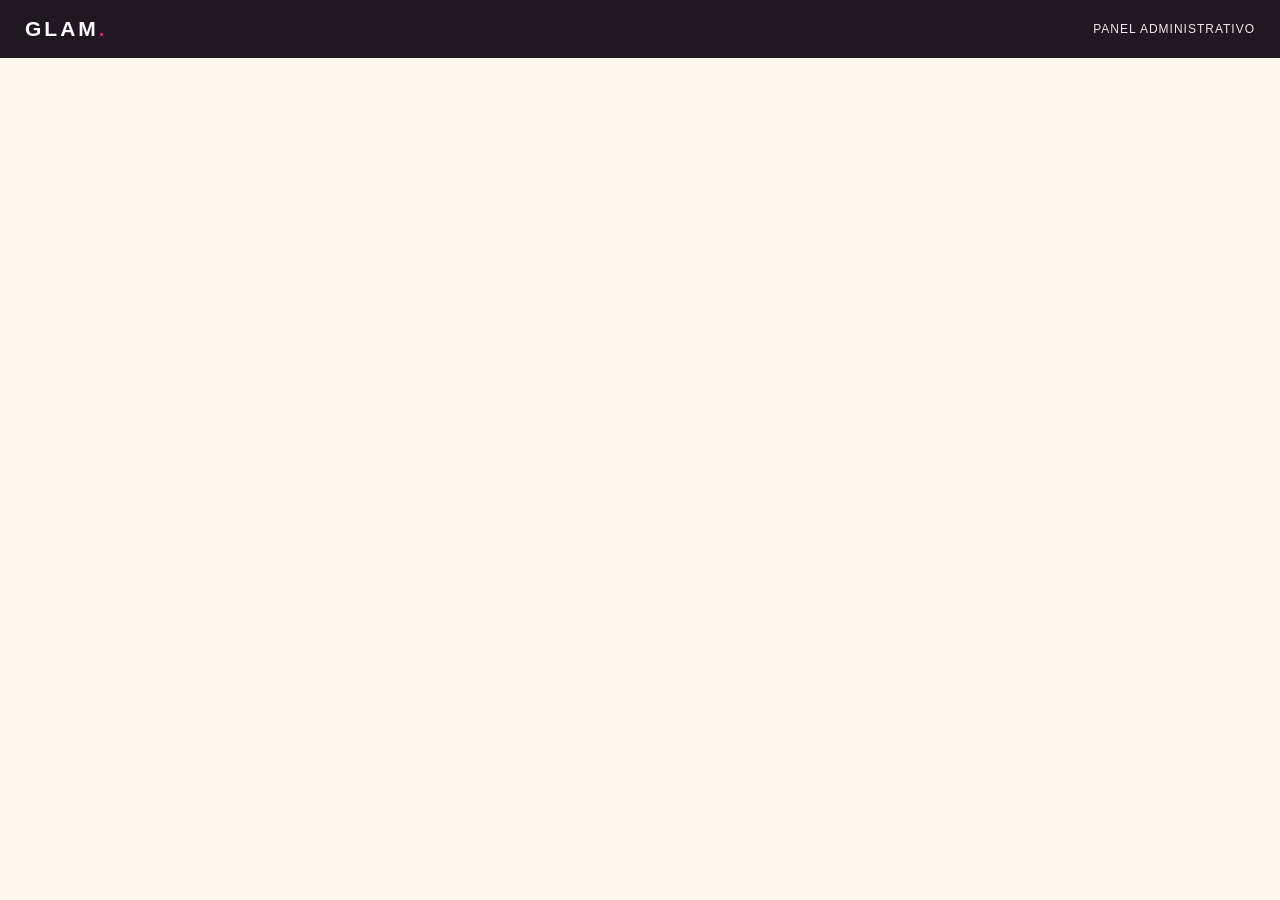
<file: panel.html>
<!DOCTYPE html>
<html lang="es">
<head>
  <meta charset="UTF-8">
  <meta name="viewport" content="width=device-width, initial-scale=1.0">
  <title>GLAM | Panel Administrativo</title>

  <style>
    * {
      margin: 0;
      padding: 0;
      box-sizing: border-box;
    }

    html, body {
      width: 100%;
      height: 100%;
      overflow: hidden;
      background: #fff8f0;
      font-family: Arial, sans-serif;
    }

    .panel-container {
      width: 100%;
      height: 100%;
      display: flex;
      flex-direction: column;
    }

    .panel-header {
      height: 58px;
      min-height: 58px;
      background: #201820;
      color: white;
      display: flex;
      align-items: center;
      justify-content: space-between;
      padding: 0 25px;
    }

    .logo {
      font-size: 21px;
      font-weight: bold;
      letter-spacing: 3px;
    }

    .logo span {
      color: #df1680;
    }

    .panel-label {
      font-size: 12px;
      letter-spacing: 1px;
      color: #f8e3ec;
    }

    iframe {
      width: 100%;
      flex: 1;
      border: none;
      background: #fff8f0;
    }

    @media (max-width: 600px) {
      .panel-header {
        padding: 0 15px;
      }

      .panel-label {
        font-size: 10px;
      }
    }
  </style>
</head>

<body>

  <div class="panel-container">

    <header class="panel-header">
      <div class="logo">GLAM<span>.</span></div>
      <div class="panel-label">PANEL ADMINISTRATIVO</div>
    </header>

    <iframe
      src="https://script.google.com/macros/s/AKfycbyCNw7z1eAWgfhUT-tpO7wNErQLXyZu9VvUVTBEWJLMwX2FuUYr3NbWaJUphT7yjkkXvg/exec?panel=1"
      allow="clipboard-read; clipboard-write"
      title="Panel privado GLAM">
    </iframe>

  </div>

</body>
</html>
</file>
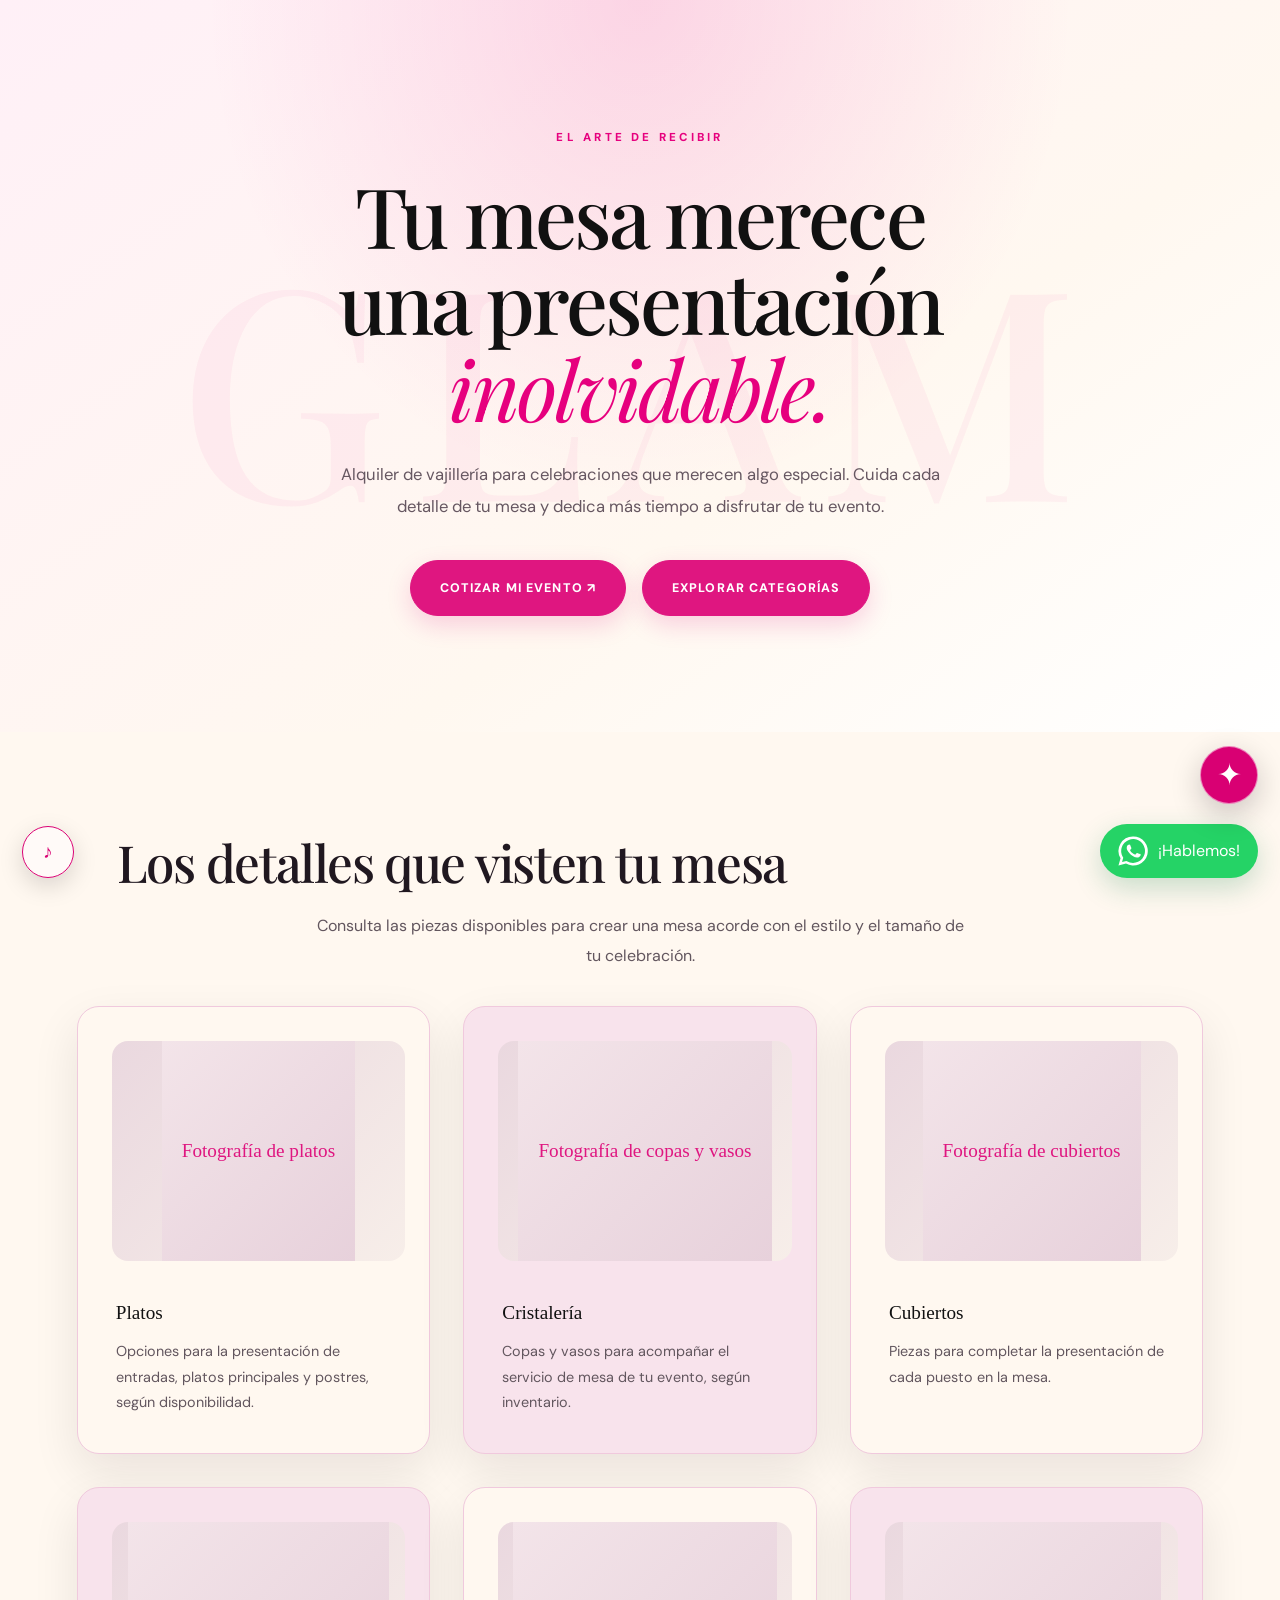
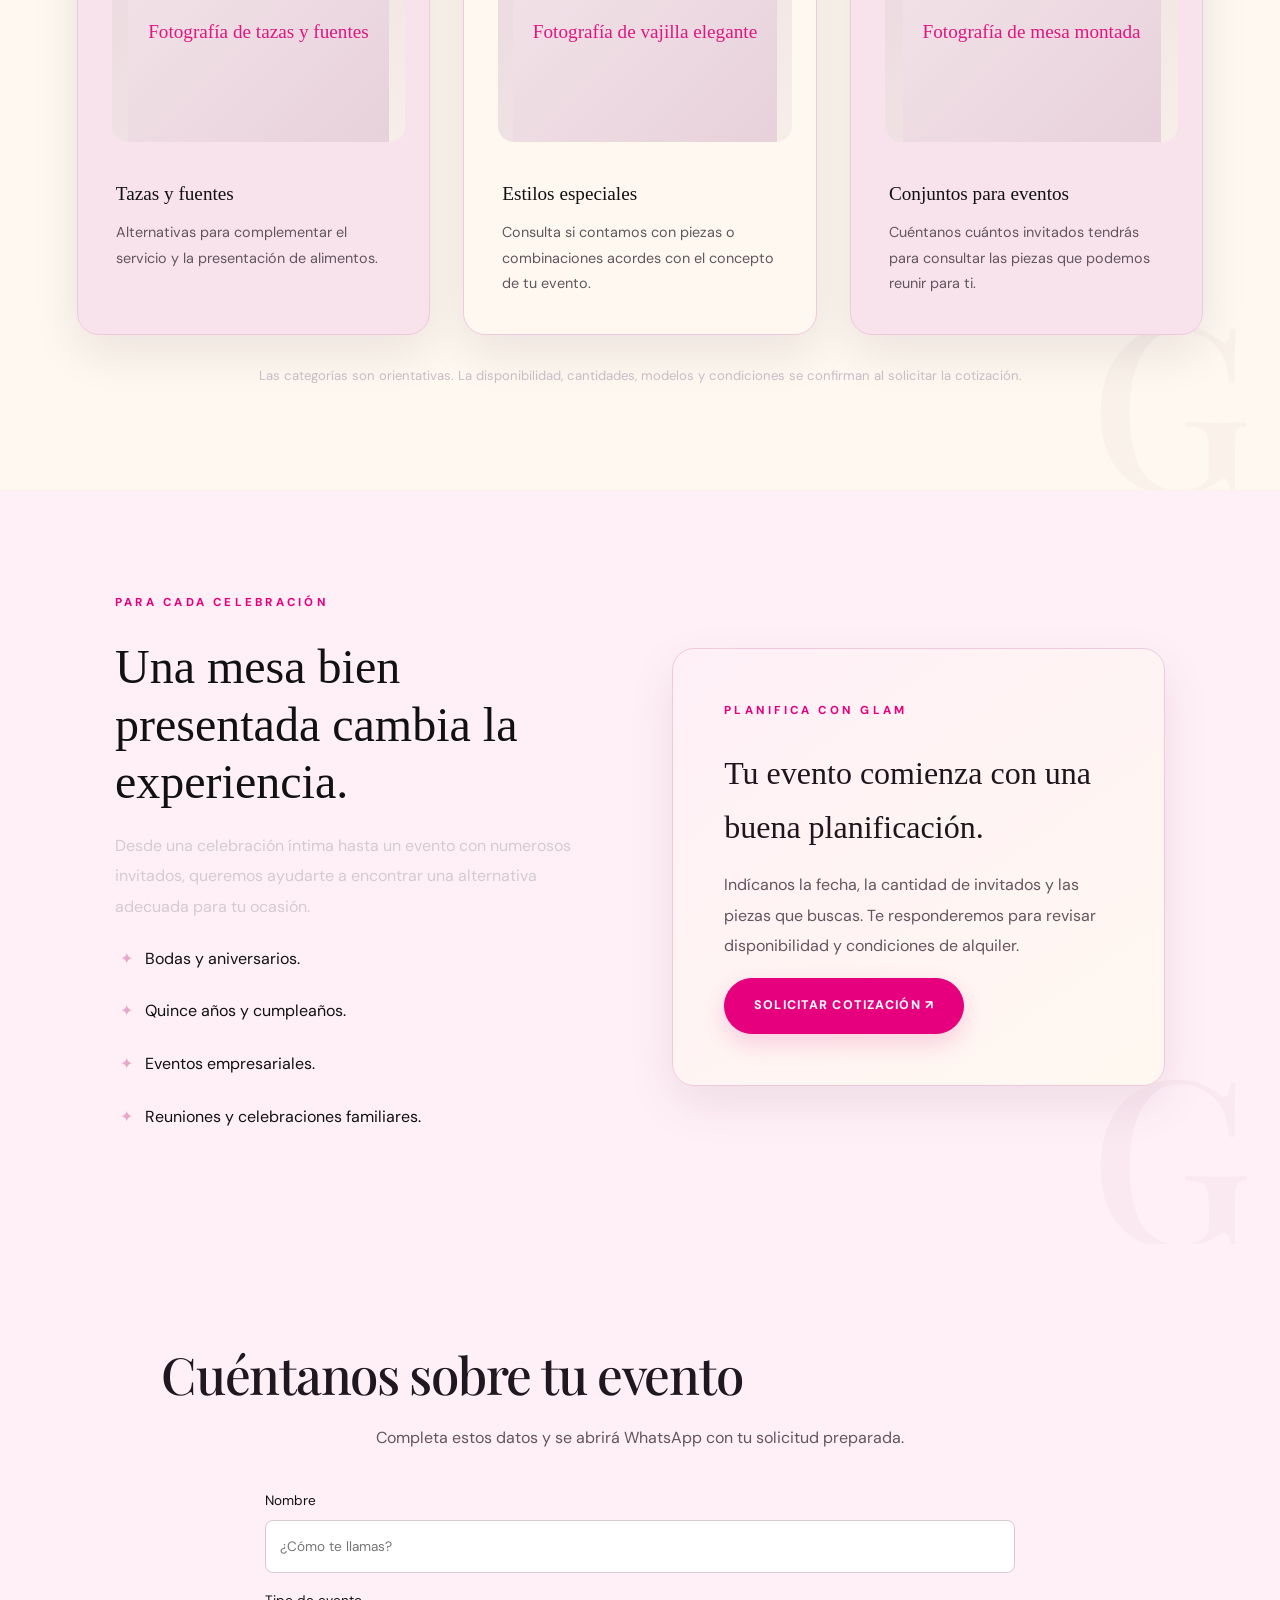
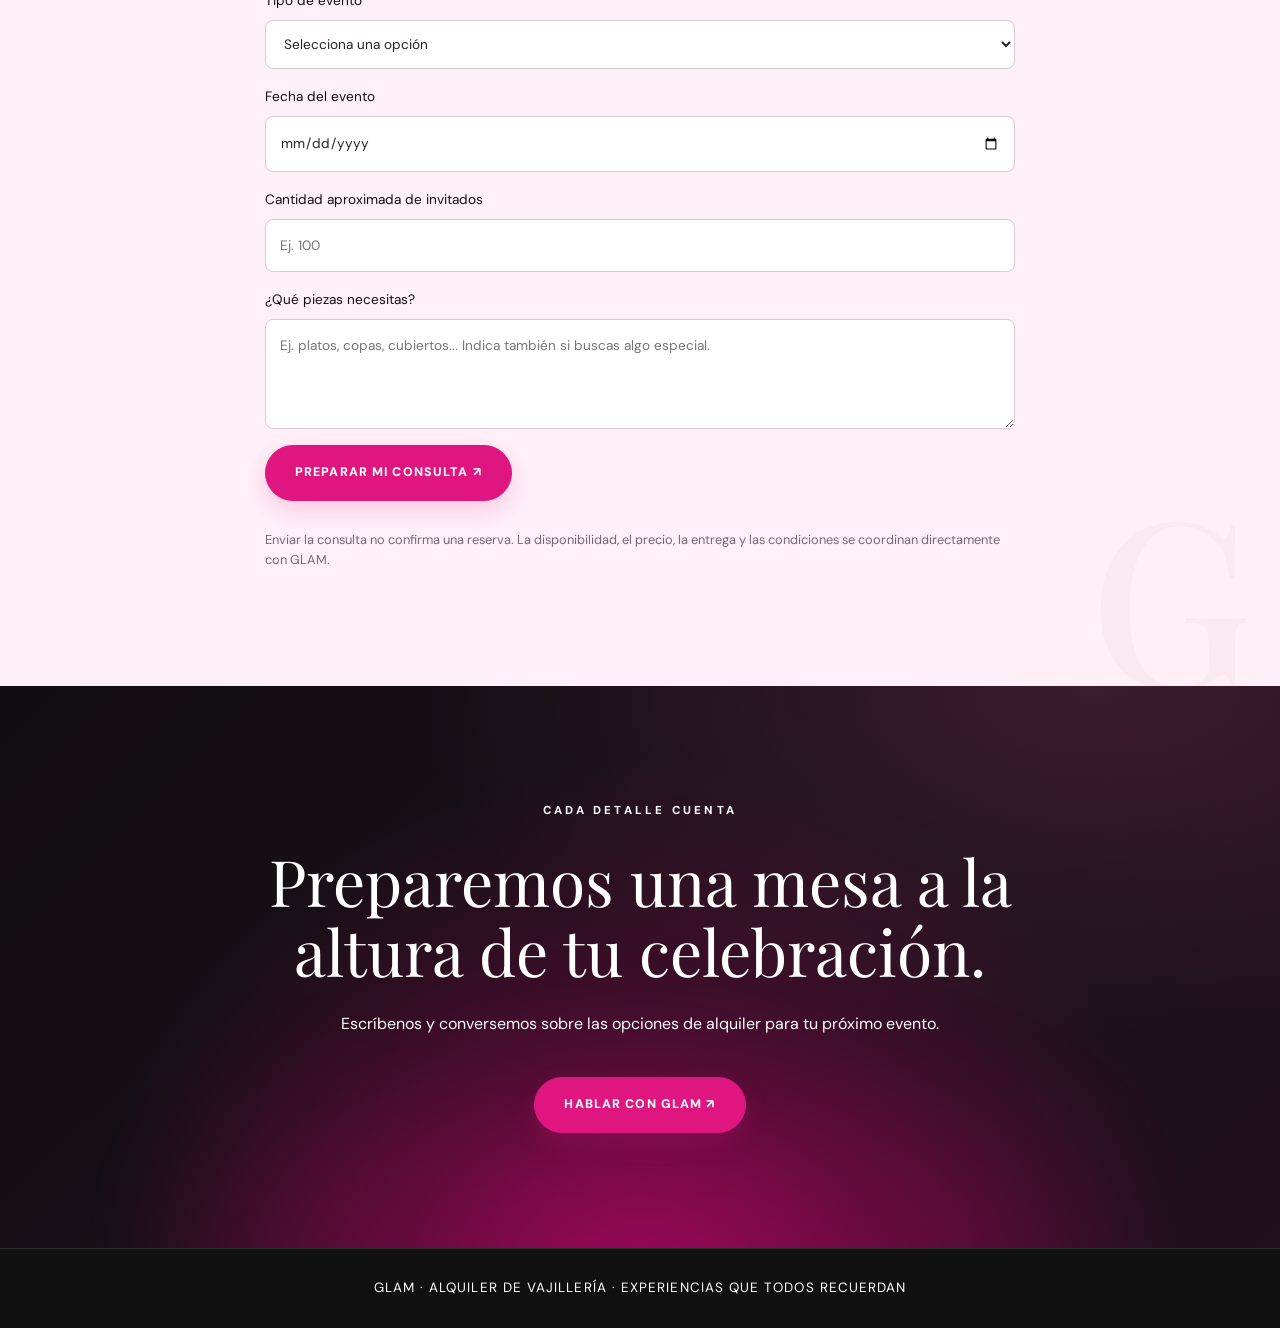
<file: vajilleria.html>
<!DOCTYPE html>
<html lang="es">
<head>
    <meta charset="UTF-8">
    <meta name="viewport" content="width=device-width, initial-scale=1.0">
    <meta name="theme-color" content="#171316">
    <meta name="description" content="Alquiler de vajillería para bodas, quince años y eventos especiales con GLAM. Consulta opciones, disponibilidad y cotización por WhatsApp en La Paz.">
    <meta name="keywords" content="alquiler vajillería La Paz, vajilla para eventos, vajilla bodas, vajilla quince años, GLAM">
    <meta name="robots" content="index,follow,max-image-preview:large">
    <meta property="og:type" content="website">
    <meta property="og:site_name" content="GLAM">
    <meta property="og:title" content="Vajillería para eventos | GLAM">
    <meta property="og:description" content="Completa la mesa de tu celebración con opciones de vajillería para eventos.">
    <meta property="og:locale" content="es_BO">
    <meta name="twitter:card" content="summary_large_image">
    <meta name="twitter:title" content="Vajillería para eventos | GLAM">
    <meta name="twitter:description" content="Completa la mesa de tu celebración con opciones de vajillería para eventos.">

    <title>GLAM | Alquiler de vajillería para eventos en La Paz</title>
    <link rel="stylesheet" href="estilos.css">
    <link rel="stylesheet" href="glam-redesign.css">

    <style>
        .vaj-page {
            background: #171316;
            color: #fff;
            min-height: 100vh;
        }

        .vaj-header {
            display: flex;
            align-items: center;
            justify-content: space-between;
            gap: 20px;
            padding: 24px 7%;
            border-bottom: 1px solid rgba(255,255,255,.1);
        }

        .vaj-logo {
            color: #fff;
            font-family: Georgia, serif;
            font-size: 1.8rem;
            letter-spacing: .18em;
            text-decoration: none;
        }

        .vaj-logo small {
            display: block;
            margin-top: 5px;
            color: #e7a9c9;
            font-family: Arial, sans-serif;
            font-size: .58rem;
            letter-spacing: .22em;
        }

        .vaj-back {
            color: #e7a9c9;
            text-decoration: none;
            font-size: .8rem;
        }

        .vaj-hero {
            padding: 100px 7% 90px;
            text-align: center;
            background:
                radial-gradient(ellipse at top, rgba(205,157,116,.18), transparent 60%),
                #171316;
        }

        .vaj-label {
            color: #e7a9c9;
            font-size: .72rem;
            font-weight: 700;
            letter-spacing: .3em;
        }

        .vaj-hero h1 {
            max-width: 900px;
            margin: 24px auto;
            font-family: Georgia, serif;
            font-size: clamp(2.8rem, 7vw, 5.4rem);
            font-weight: 400;
            line-height: 1.08;
        }

        .vaj-hero h1 em {
            color: #e7a9c9;
            font-weight: 400;
        }

        .vaj-hero > p:not(.vaj-label) {
            max-width: 650px;
            margin: 0 auto;
            color: #d4cbd1;
            line-height: 1.9;
        }

        .vaj-actions {
            display: flex;
            justify-content: center;
            flex-wrap: wrap;
            gap: 14px;
            margin-top: 32px;
        }

        .vaj-btn {
            display: inline-flex;
            justify-content: center;
            align-items: center;
            padding: 15px 24px;
            min-height: 48px;
            border: 1px solid #e7a9c9;
            border-radius: 30px;
            background: #e7a9c9;
            color: #251a22;
            font-size: .78rem;
            font-weight: 700;
            letter-spacing: .06em;
            text-decoration: none;
            transition: .25s ease;
        }

        .vaj-btn:hover {
            transform: translateY(-3px);
            background: #f4d4e4;
        }

        .vaj-btn-outline {
            background: transparent;
            color: #f1c6dc;
        }

        .vaj-btn-outline:hover {
            background: rgba(231,169,201,.1);
            color: #fff;
        }

        .vaj-section {
            padding: 75px 7%;
        }

        .vaj-light {
            background: #f7f0f3;
            color: #292129;
        }

        .vaj-heading {
            max-width: 750px;
            margin: 0 auto 15px;
            font-family: Georgia, serif;
            font-size: clamp(2rem, 4vw, 3.2rem);
            font-weight: 400;
            text-align: center;
        }

        .vaj-subheading {
            max-width: 650px;
            margin: 0 auto 42px;
            color: #c9bbc5;
            text-align: center;
            line-height: 1.8;
        }

        .vaj-light .vaj-subheading {
            color: #766a73;
        }

        .vaj-grid {
            display: grid;
            grid-template-columns: repeat(3, minmax(0, 1fr));
            gap: 20px;
            max-width: 1150px;
            margin: 0 auto;
        }

        .vaj-card {
            overflow: hidden;
            border: 1px solid rgba(231,169,201,.22);
            border-radius: 16px;
            background: linear-gradient(145deg, #2a2229, #1d191d);
            transition: transform .25s ease, border-color .25s ease;
        }

        .vaj-card:hover {
            transform: translateY(-5px);
            border-color: #e7a9c9;
        }

        .vaj-image {
            display: flex;
            align-items: center;
            justify-content: center;
            aspect-ratio: 4 / 3;
            background: #e8dfe3;
            color: #6d5866;
            overflow: hidden;
        }

        .vaj-image img {
            width: 100%;
            height: 100%;
            object-fit: cover;
            display: block;
        }

        .vaj-placeholder {
            padding: 20px;
            text-align: center;
            font-family: Georgia, serif;
            font-size: 1.2rem;
        }

        .vaj-card-body {
            padding: 24px;
        }

        .vaj-card h3 {
            margin: 0 0 12px;
            font-family: Georgia, serif;
            font-size: 1.4rem;
            font-weight: 400;
        }

        .vaj-card p {
            margin: 0;
            color: #d4cbd1;
            font-size: .9rem;
            line-height: 1.8;
        }

        .vaj-light .vaj-card {
            border-color: #e6d9e0;
            background: #fff;
        }

        .vaj-light .vaj-card p {
            color: #746572;
        }

        .vaj-note {
            max-width: 800px;
            margin: 30px auto 0;
            color: #c9bbc5;
            font-size: .82rem;
            line-height: 1.7;
            text-align: center;
        }

        .vaj-light .vaj-note {
            color: #746572;
        }

        .vaj-split {
            display: grid;
            grid-template-columns: 1fr 1fr;
            align-items: center;
            gap: 55px;
            max-width: 1050px;
            margin: 0 auto;
        }

        .vaj-split h2 {
            margin: 0 0 20px;
            font-family: Georgia, serif;
            font-size: clamp(2rem, 4vw, 3rem);
            font-weight: 400;
            line-height: 1.2;
        }

        .vaj-split p {
            color: #d4cbd1;
            line-height: 1.9;
        }

        .vaj-checklist {
            display: grid;
            gap: 15px;
            margin: 24px 0 0;
            padding: 0;
            list-style: none;
        }

        .vaj-checklist li {
            display: flex;
            gap: 12px;
            line-height: 1.6;
        }

        .vaj-checklist li span {
            color: #e7a9c9;
        }

        .vaj-quote-card {
            padding: 34px;
            border: 1px solid rgba(231,169,201,.3);
            border-radius: 18px;
            background: linear-gradient(145deg, #30232d, #201a20);
        }

        .vaj-quote-card h3 {
            margin: 16px 0;
            font-family: Georgia, serif;
            font-size: 2rem;
            font-weight: 400;
        }

        .vaj-form {
            display: grid;
            gap: 16px;
            max-width: 750px;
            margin: 0 auto;
        }

        .vaj-form label {
            display: grid;
            gap: 8px;
            font-size: .85rem;
        }

        .vaj-form input,
        .vaj-form select,
        .vaj-form textarea {
            width: 100%;
            box-sizing: border-box;
            padding: 14px;
            border: 1px solid #d9c9d3;
            border-radius: 8px;
            background: #fff;
            color: #292129;
            font: inherit;
        }

        .vaj-form textarea {
            min-height: 110px;
            resize: vertical;
        }

        .vaj-form .vaj-btn {
            justify-self: start;
            border: none;
            cursor: pointer;
        }

        .vaj-form-note {
            color: #766a73;
            font-size: .8rem;
            line-height: 1.6;
        }

        .vaj-final {
            padding: 80px 7%;
            text-align: center;
            background:
                radial-gradient(ellipse at center, rgba(205,157,116,.14), transparent 70%),
                #171316;
        }

        .vaj-final h2 {
            max-width: 750px;
            margin: 0 auto 18px;
            font-family: Georgia, serif;
            font-size: clamp(2.1rem, 5vw, 3.7rem);
            font-weight: 400;
        }

        .vaj-final p {
            max-width: 600px;
            margin: 0 auto;
            color: #d4cbd1;
            line-height: 1.8;
        }

        .vaj-footer {
            padding: 25px;
            border-top: 1px solid rgba(255,255,255,.1);
            color: #c9bbc5;
            font-size: .75rem;
            letter-spacing: .08em;
            text-align: center;
        }

        @media (max-width: 850px) {
            .vaj-grid {
                grid-template-columns: repeat(2, minmax(0, 1fr));
            }

            .vaj-split {
                grid-template-columns: 1fr;
                gap: 30px;
            }
        }

        @media (max-width: 520px) {
            .vaj-header {
                padding: 20px 5%;
            }

            .vaj-logo {
                font-size: 1.4rem;
            }

            .vaj-back {
                font-size: .7rem;
            }

            .vaj-hero {
                padding: 70px 6%;
            }

            .vaj-section {
                padding: 55px 6%;
            }

            .vaj-grid {
                grid-template-columns: 1fr;
            }

            .vaj-quote-card {
                padding: 24px;
            }

            .vaj-final {
                padding: 60px 6%;
            }
        }
    </style>
</head>

<body class="vaj-page">
<main>
        <section class="vaj-hero">
            <p class="vaj-label">EL ARTE DE RECIBIR</p>

            <h1>
                Tu mesa merece<br>
                una presentación <em>inolvidable.</em>
            </h1>

            <p>
                Alquiler de vajillería para celebraciones que merecen
                algo especial. Cuida cada detalle de tu mesa y dedica
                más tiempo a disfrutar de tu evento.
            </p>

            <div class="vaj-actions">
                <a href="#cotizar" class="vaj-btn">COTIZAR MI EVENTO ↗</a>
                <a href="#categorias" class="vaj-btn vaj-btn-outline">EXPLORAR CATEGORÍAS</a>
            </div>
        </section>

        <section id="categorias" class="vaj-section">
            <h2 class="vaj-heading">Los detalles que visten tu mesa</h2>
            <p class="vaj-subheading">
                Consulta las piezas disponibles para crear una mesa
                acorde con el estilo y el tamaño de tu celebración.
            </p>

            <div class="vaj-grid">
                <article class="vaj-card">
                    <div class="vaj-image">
                        <div class="vaj-placeholder">Fotografía de platos</div>
                    </div>
                    <div class="vaj-card-body">
                        <h3>Platos</h3>
                        <p>Opciones para la presentación de entradas, platos principales y postres, según disponibilidad.</p>
                    </div>
                </article>

                <article class="vaj-card">
                    <div class="vaj-image">
                        <div class="vaj-placeholder">Fotografía de copas y vasos</div>
                    </div>
                    <div class="vaj-card-body">
                        <h3>Cristalería</h3>
                        <p>Copas y vasos para acompañar el servicio de mesa de tu evento, según inventario.</p>
                    </div>
                </article>

                <article class="vaj-card">
                    <div class="vaj-image">
                        <div class="vaj-placeholder">Fotografía de cubiertos</div>
                    </div>
                    <div class="vaj-card-body">
                        <h3>Cubiertos</h3>
                        <p>Piezas para completar la presentación de cada puesto en la mesa.</p>
                    </div>
                </article>

                <article class="vaj-card">
                    <div class="vaj-image">
                        <div class="vaj-placeholder">Fotografía de tazas y fuentes</div>
                    </div>
                    <div class="vaj-card-body">
                        <h3>Tazas y fuentes</h3>
                        <p>Alternativas para complementar el servicio y la presentación de alimentos.</p>
                    </div>
                </article>

                <article class="vaj-card">
                    <div class="vaj-image">
                        <div class="vaj-placeholder">Fotografía de vajilla elegante</div>
                    </div>
                    <div class="vaj-card-body">
                        <h3>Estilos especiales</h3>
                        <p>Consulta si contamos con piezas o combinaciones acordes con el concepto de tu evento.</p>
                    </div>
                </article>

                <article class="vaj-card">
                    <div class="vaj-image">
                        <div class="vaj-placeholder">Fotografía de mesa montada</div>
                    </div>
                    <div class="vaj-card-body">
                        <h3>Conjuntos para eventos</h3>
                        <p>Cuéntanos cuántos invitados tendrás para consultar las piezas que podemos reunir para ti.</p>
                    </div>
                </article>
            </div>

            <p class="vaj-note">
                Las categorías son orientativas. La disponibilidad, cantidades,
                modelos y condiciones se confirman al solicitar la cotización.
            </p>
        </section>

        <section class="vaj-section vaj-light">
            <div class="vaj-split">
                <div>
                    <p class="vaj-label">PARA CADA CELEBRACIÓN</p>
                    <h2>Una mesa bien presentada cambia la experiencia.</h2>
                    <p>
                        Desde una celebración íntima hasta un evento con
                        numerosos invitados, queremos ayudarte a encontrar
                        una alternativa adecuada para tu ocasión.
                    </p>

                    <ul class="vaj-checklist">
                        <li><span>✦</span> Bodas y aniversarios.</li>
                        <li><span>✦</span> Quince años y cumpleaños.</li>
                        <li><span>✦</span> Eventos empresariales.</li>
                        <li><span>✦</span> Reuniones y celebraciones familiares.</li>
                    </ul>
                </div>

                <div class="vaj-quote-card">
                    <p class="vaj-label">PLANIFICA CON GLAM</p>
                    <h3>Tu evento comienza con una buena planificación.</h3>
                    <p>
                        Indícanos la fecha, la cantidad de invitados y las
                        piezas que buscas. Te responderemos para revisar
                        disponibilidad y condiciones de alquiler.
                    </p>
                    <a href="#cotizar" class="vaj-btn">SOLICITAR COTIZACIÓN ↗</a>
                </div>
            </div>
        </section>

        <section id="cotizar" class="vaj-section vaj-light">
            <h2 class="vaj-heading">Cuéntanos sobre tu evento</h2>
            <p class="vaj-subheading">
                Completa estos datos y se abrirá WhatsApp con tu solicitud preparada.
            </p>

            <form class="vaj-form" id="formularioVajilleria">
                <label>
                    Nombre
                    <input type="text" id="vajNombre" placeholder="¿Cómo te llamas?" required>
                </label>

                <label>
                    Tipo de evento
                    <select id="vajEvento" required>
                        <option value="">Selecciona una opción</option>
                        <option>Boda</option>
                        <option>Quince años</option>
                        <option>Cumpleaños</option>
                        <option>Evento corporativo</option>
                        <option>Celebración familiar</option>
                        <option>Otro</option>
                    </select>
                </label>

                <label>
                    Fecha del evento
                    <input type="date" id="vajFecha" required>
                </label>

                <label>
                    Cantidad aproximada de invitados
                    <input type="number" id="vajInvitados" min="1" placeholder="Ej. 100" required>
                </label>

                <label>
                    ¿Qué piezas necesitas?
                    <textarea id="vajPiezas" placeholder="Ej. platos, copas, cubiertos... Indica también si buscas algo especial."></textarea>
                </label>

                <button type="submit" class="vaj-btn">PREPARAR MI CONSULTA ↗</button>

                <p class="vaj-form-note">
                    Enviar la consulta no confirma una reserva.
                    La disponibilidad, el precio, la entrega y las condiciones
                    se coordinan directamente con GLAM.
                </p>
            </form>
        </section>

        <section class="vaj-final">
            <p class="vaj-label">CADA DETALLE CUENTA</p>
            <h2>Preparemos una mesa a la altura de tu celebración.</h2>
            <p>
                Escríbenos y conversemos sobre las opciones de alquiler
                para tu próximo evento.
            </p>

            <div class="vaj-actions">
                <a
                    class="vaj-btn"
                    href="https://wa.me/59172514906?text=Hola%20GLAM%2C%20quiero%20consultar%20sobre%20el%20alquiler%20de%20vajiller%C3%ADa."
                    target="_blank"
                    rel="noopener noreferrer"
                >
                    HABLAR CON GLAM ↗
                </a>
            </div>
        </section>
    </main>

    <footer class="vaj-footer">
        GLAM · ALQUILER DE VAJILLERÍA · EXPERIENCIAS QUE TODOS RECUERDAN
    </footer>

    <!-- WHATSAPP FLOTANTE -->
    <a
        href="https://wa.me/59172514906?text=Hola%20GLAM%2C%20quisiera%20informaci%C3%B3n%20sobre%20sus%20servicios."
        class="whatsapp-flotante"
        target="_blank"
        rel="noopener noreferrer"
        aria-label="Contactar a GLAM por WhatsApp"
        title="Contactar por WhatsApp"
    >
        <svg viewBox="0 0 32 32" width="30" height="30"
             aria-hidden="true" fill="currentColor">
            <path d="M16 .5A15.4 15.4 0 0 0 2.7 23.7L.5 31.5l8-2.1A15.5 15.5 0 1 0 16 .5zm0 28.2a12.7 12.7 0 0 1-6.5-1.8l-.5-.3-4.7 1.2 1.3-4.6-.3-.5A12.7 12.7 0 1 1 16 28.7zm7-9.5c-.4-.2-2.1-1-2.4-1.1-.3-.1-.6-.2-.8.2-.3.4-.9 1.1-1.1 1.3-.2.3-.4.3-.8.1-.4-.2-1.5-.6-2.9-1.8-1.1-1-1.8-2.1-2-2.5-.2-.4 0-.6.2-.8l.6-.7c.2-.2.3-.4.4-.7.1-.2 0-.5 0-.7-.1-.2-.8-2-1.1-2.7-.3-.7-.6-.6-.8-.6h-.7c-.2 0-.7.1-1 .5-.4.4-1.3 1.2-1.3 3s1.3 3.5 1.5 3.7c0 0 2.6 4 6.3 5.6.9.4 1.6.6 2.1.7.9.3 1.7.2 2.3.1.7-.1 2.1-.9 2.4-1.7.3-.8.3-1.6.2-1.7-.1-.2-.3-.3-.7-.5z"/>
        </svg>
        <span>¡Hablemos!</span>
    </a>

    <!-- MENÚ FLOTANTE -->
    <div class="servicios-flotantes">
        <div id="opcionesServicios" class="opciones-servicios oculto">
            <a href="index.html#contenido" class="opcion-flotante">
                <span>✦</span> Mirror Experience
            </a>
            <a href="invitaciones.html" class="opcion-flotante">
                <span>✉</span> Invitaciones
            </a>
            <a href="vajilleria.html" class="opcion-flotante">
                <span>◇</span> Vajillería
            </a>
            <a href="wedding-week.html" class="opcion-flotante">
                <span>♡</span> Wedding Week <span class="badge-new">NEW ✨</span>
            </a>
        </div>

        <button
            id="botonServicios"
            class="boton-servicios"
            type="button"
            aria-label="Abrir menú de servicios"
            aria-controls="opcionesServicios"
            aria-expanded="false"
        >
            <span id="iconoServicios">✦</span>
        </button>
    </div>

    <button
        id="botonMusica"
        type="button"
        aria-label="Reproducir música"
        aria-pressed="false"
    >♪</button>

    <script>
        const formularioVajilleria = document.getElementById("formularioVajilleria");

        formularioVajilleria.addEventListener("submit", function (evento) {
            evento.preventDefault();

            const nombre = document.getElementById("vajNombre").value.trim();
            const tipoEvento = document.getElementById("vajEvento").value;
            const fecha = document.getElementById("vajFecha").value;
            const invitados = document.getElementById("vajInvitados").value;
            const piezas = document.getElementById("vajPiezas").value.trim();

            const mensaje =
                "Hola GLAM, quisiera cotizar el alquiler de vajillería.%0A%0A" +
                "Nombre: " + encodeURIComponent(nombre) + "%0A" +
                "Evento: " + encodeURIComponent(tipoEvento) + "%0A" +
                "Fecha: " + encodeURIComponent(fecha) + "%0A" +
                "Invitados: " + encodeURIComponent(invitados) + "%0A" +
                "Piezas solicitadas: " + encodeURIComponent(piezas || "Quisiera conocer las opciones disponibles.");

            window.open("https://wa.me/59172514906?text=" + mensaje, "_blank");
        });

        const botonServicios = document.getElementById("botonServicios");
        const opcionesServicios = document.getElementById("opcionesServicios");
        const iconoServicios = document.getElementById("iconoServicios");

        botonServicios.addEventListener("click", function () {
            const abierto = botonServicios.getAttribute("aria-expanded") === "true";

            opcionesServicios.classList.toggle("oculto", abierto);
            botonServicios.setAttribute("aria-expanded", String(!abierto));
            botonServicios.setAttribute(
                "aria-label",
                abierto ? "Abrir menú de servicios" : "Cerrar menú de servicios"
            );

            iconoServicios.textContent = abierto ? "✦" : "×";
        });

        document.addEventListener("keydown", function (evento) {
            if (evento.key === "Escape") {
                opcionesServicios.classList.add("oculto");
                botonServicios.setAttribute("aria-expanded", "false");
                botonServicios.setAttribute("aria-label", "Abrir menú de servicios");
                iconoServicios.textContent = "✦";
            }
        });
    </script>

    <!-- Atribución de campañas: conserva UTM durante esta sesión y los añade al mensaje de WhatsApp. -->
    <script src="marketing.js" defer></script>

</body>
</html>
</file>
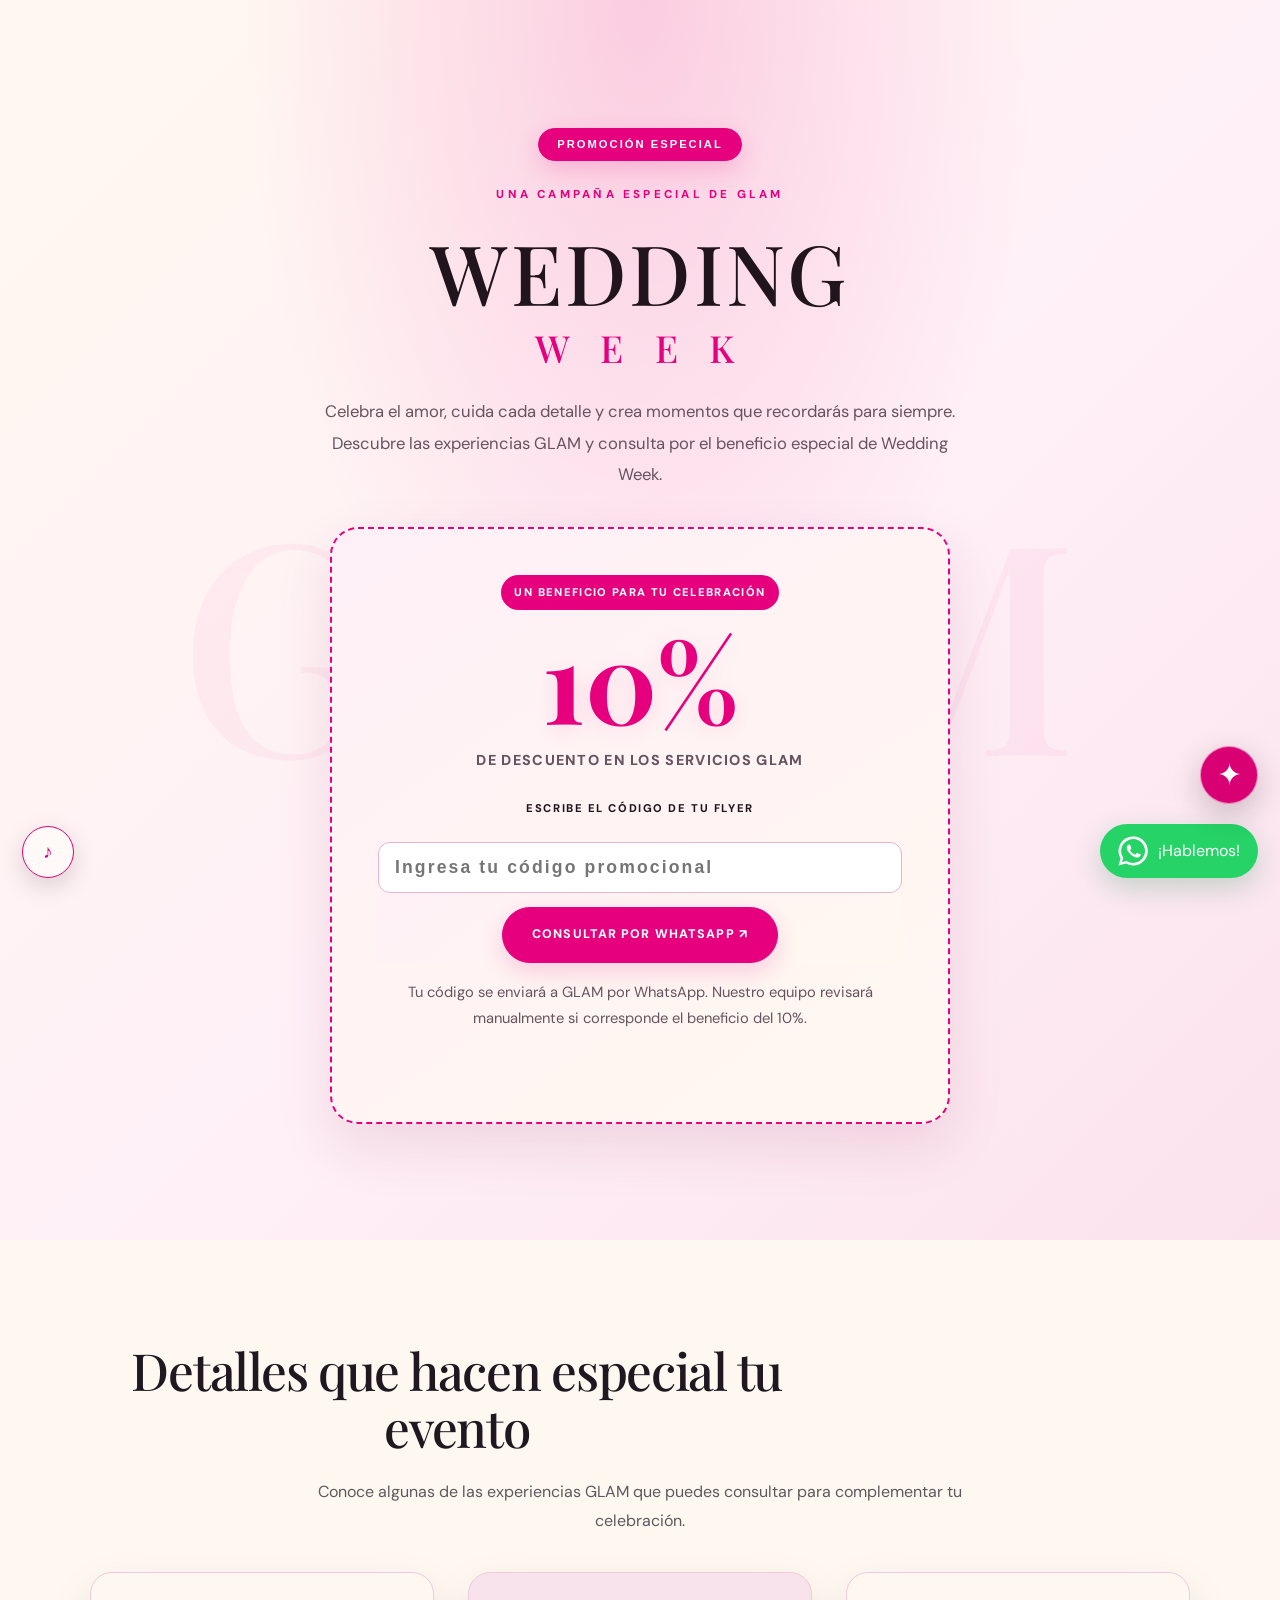
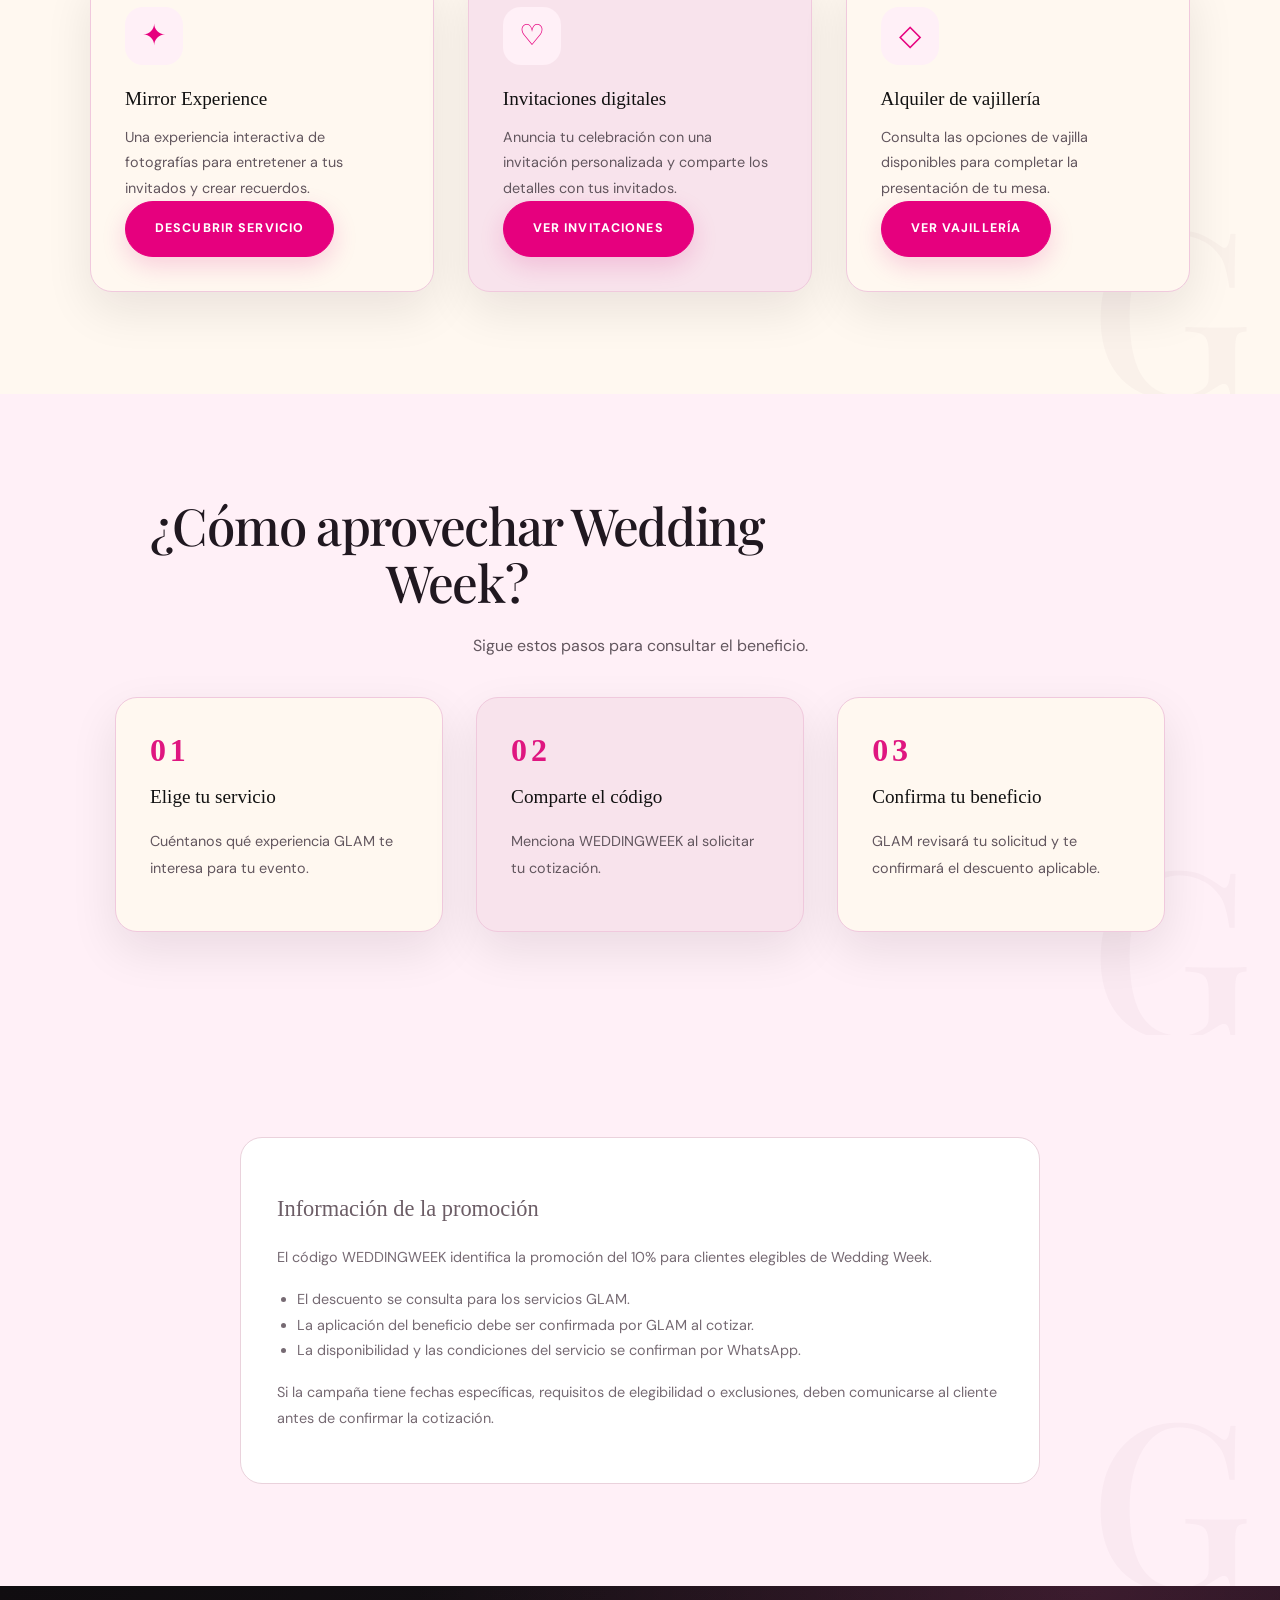
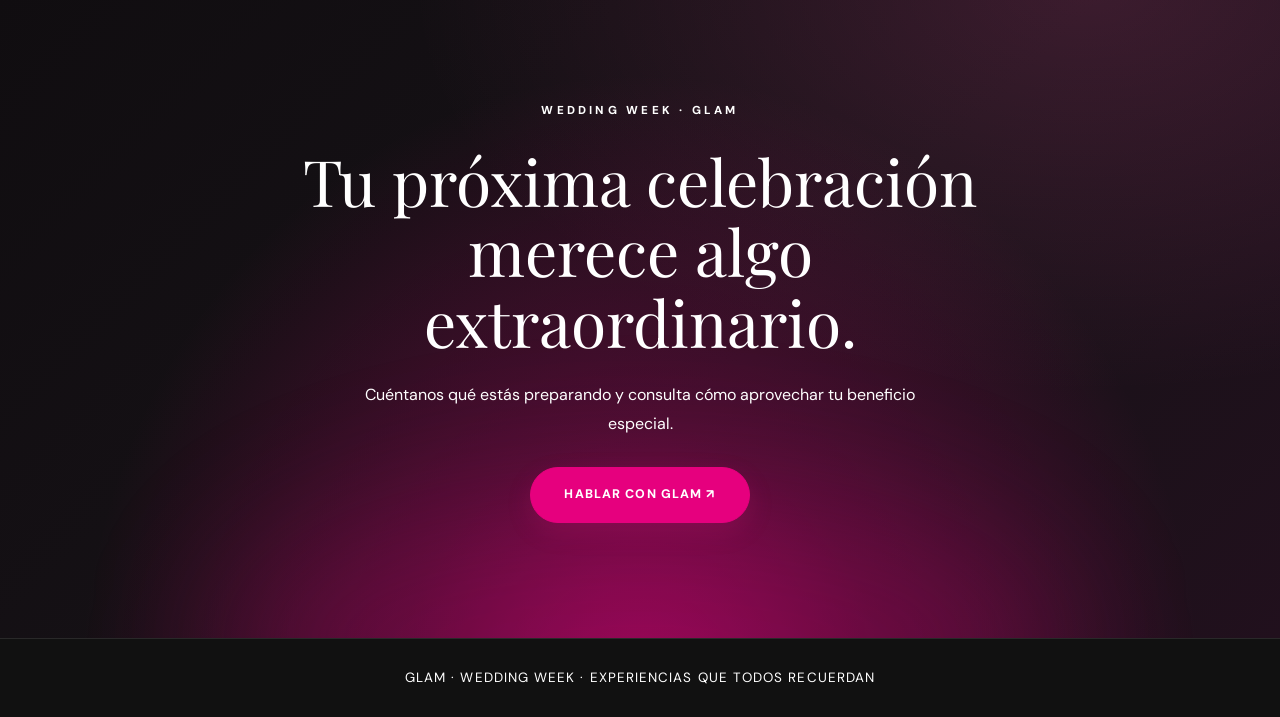
<file: wedding-week.html>
<!DOCTYPE html>
<html lang="es">
<head>
    <meta charset="UTF-8">
    <meta name="viewport" content="width=device-width, initial-scale=1.0">
    <meta name="theme-color" content="#171316">
    <meta name="description" content="Descubre Wedding Week by GLAM y consulta por el beneficio promocional del 10% en los servicios participantes. Envía tu código por WhatsApp para validación manual.">
    <meta name="keywords" content="Wedding Week, promoción bodas, descuento eventos, GLAM, eventos La Paz">
    <meta name="robots" content="index,follow,max-image-preview:large">
    <meta property="og:type" content="website">
    <meta property="og:site_name" content="GLAM">
    <meta property="og:title" content="Wedding Week by GLAM | Beneficio promocional">
    <meta property="og:description" content="Consulta por el beneficio del 10% y envía tu código para validación manual por WhatsApp.">
    <meta property="og:locale" content="es_BO">
    <meta name="twitter:card" content="summary_large_image">
    <meta name="twitter:title" content="Wedding Week by GLAM | Beneficio promocional">
    <meta name="twitter:description" content="Consulta por el beneficio del 10% y envía tu código para validación manual por WhatsApp.">

    <title>Wedding Week by GLAM | Consulta el beneficio del 10%</title>
    <link rel="stylesheet" href="estilos.css">
    <link rel="stylesheet" href="glam-redesign.css">

    <style>
        .ww-page {
            min-height: 100vh;
            background: #171316;
            color: #fff;
        }

        .ww-header {
            display: flex;
            justify-content: space-between;
            align-items: center;
            gap: 20px;
            padding: 24px 7%;
            border-bottom: 1px solid rgba(255,255,255,.1);
        }

        .ww-logo {
            color: #fff;
            text-decoration: none;
            font: 1.8rem Georgia, serif;
            letter-spacing: .18em;
        }

        .ww-logo small {
            display: block;
            margin-top: 5px;
            color: #e7a9c9;
            font: .58rem Arial, sans-serif;
            letter-spacing: .22em;
        }

        .ww-back {
            color: #e7a9c9;
            font-size: .8rem;
            text-decoration: none;
        }

        .ww-hero {
            position: relative;
            overflow: hidden;
            padding: 90px 7% 85px;
            text-align: center;
            background:
                radial-gradient(ellipse at 50% 0%, rgba(201,155,119,.22), transparent 60%),
                #171316;
        }

        .ww-label {
            color: #e7a9c9;
            font-size: .72rem;
            font-weight: 700;
            letter-spacing: .34em;
        }

        .ww-hero h1 {
            margin: 24px auto;
            font: 400 clamp(3.2rem, 9vw, 7rem)/1 Georgia, serif;
            letter-spacing: .04em;
        }

        .ww-hero h1 span {
            display: block;
            margin-top: 14px;
            color: #e7a9c9;
            font-size: .45em;
            letter-spacing: .3em;
        }

        .ww-hero > p:not(.ww-label) {
            max-width: 620px;
            margin: 25px auto 0;
            color: #d4cbd1;
            line-height: 1.9;
        }

        .ww-discount {
            max-width: 580px;
            margin: 40px auto 0;
            padding: 35px 25px;
            border: 1px solid rgba(231,169,201,.55);
            border-radius: 20px;
            background: linear-gradient(145deg, rgba(231,169,201,.12), rgba(255,255,255,.025));
            box-shadow: 0 20px 70px rgba(0,0,0,.2);
        }

        .ww-discount-label {
            color: #e7a9c9;
            font-size: .7rem;
            font-weight: 700;
            letter-spacing: .25em;
        }

        .ww-discount-number {
            margin: 10px 0;
            font: 400 clamp(4rem, 12vw, 7rem)/1 Georgia, serif;
        }

        .ww-discount-number span {
            color: #e7a9c9;
        }

        .ww-discount-description {
            color: #e3d7df;
            font-size: .9rem;
            line-height: 1.7;
        }

        .ww-code-label {
            display: block;
            margin: 25px 0 10px;
            color: #c9bbc5;
            font-size: .7rem;
            letter-spacing: .18em;
        }

        .ww-code-row {
            display: flex;
            justify-content: center;
            align-items: center;
            gap: 10px;
            flex-wrap: wrap;
        }

        #codigoWedding {
            padding: 14px 20px;
            border: 1px dashed #e7a9c9;
            border-radius: 9px;
            background: #201a20;
            color: #fff;
            font: 700 1.1rem Arial, sans-serif;
            letter-spacing: .12em;
        }

        .ww-button {
            display: inline-flex;
            align-items: center;
            justify-content: center;
            min-height: 48px;
            padding: 14px 23px;
            border: 1px solid #e7a9c9;
            border-radius: 30px;
            background: #e7a9c9;
            color: #251a22;
            font-size: .76rem;
            font-weight: 700;
            letter-spacing: .06em;
            text-decoration: none;
            cursor: pointer;
            transition: .25s ease;
        }

        .ww-button:hover {
            transform: translateY(-3px);
            background: #f4d4e4;
        }

        .ww-button-outline {
            background: transparent;
            color: #f1c6dc;
        }

        .ww-button-outline:hover {
            background: rgba(231,169,201,.1);
            color: #fff;
        }

        #estadoCopia {
            min-height: 20px;
            margin-top: 12px;
            color: #f1c6dc;
            font-size: .8rem;
        }

        .ww-section {
            padding: 75px 7%;
        }

        .ww-light {
            background: #f7f0f3;
            color: #292129;
        }

        .ww-heading {
            max-width: 760px;
            margin: 0 auto 16px;
            font: 400 clamp(2rem, 4vw, 3.2rem)/1.2 Georgia, serif;
            text-align: center;
        }

        .ww-subheading {
            max-width: 650px;
            margin: 0 auto 40px;
            color: #c9bbc5;
            line-height: 1.8;
            text-align: center;
        }

        .ww-light .ww-subheading {
            color: #766a73;
        }

        .ww-services {
            display: grid;
            grid-template-columns: repeat(3, minmax(0, 1fr));
            gap: 20px;
            max-width: 1100px;
            margin: 0 auto;
        }

        .ww-service {
            padding: 30px 25px;
            border: 1px solid rgba(231,169,201,.25);
            border-radius: 16px;
            background: linear-gradient(145deg, #2a2229, #1d191d);
        }

        .ww-service-icon {
            color: #e7a9c9;
            font-size: 1.8rem;
        }

        .ww-service h3 {
            margin: 18px 0 12px;
            font: 400 1.45rem Georgia, serif;
        }

        .ww-service p {
            color: #d4cbd1;
            font-size: .9rem;
            line-height: 1.8;
        }

        .ww-steps {
            display: grid;
            grid-template-columns: repeat(3, minmax(0, 1fr));
            gap: 22px;
            max-width: 1050px;
            margin: 0 auto;
        }

        .ww-step {
            padding: 24px;
            border-top: 1px solid #d7b2c6;
        }

        .ww-step-number {
            color: #b84c83;
            font: 2rem Georgia, serif;
        }

        .ww-step h3 {
            font: 400 1.35rem Georgia, serif;
        }

        .ww-step p {
            color: #766a73;
            font-size: .9rem;
            line-height: 1.8;
        }

        .ww-terms {
            max-width: 800px;
            margin: 0 auto;
            padding: 28px;
            border: 1px solid #e6d9e0;
            border-radius: 12px;
            background: #fff;
        }

        .ww-terms h3 {
            font: 400 1.4rem Georgia, serif;
        }

        .ww-terms p,
        .ww-terms li {
            color: #766a73;
            font-size: .9rem;
            line-height: 1.8;
        }

        .ww-terms ul {
            padding-left: 20px;
        }

        .ww-final {
            padding: 80px 7%;
            text-align: center;
            background:
                radial-gradient(ellipse at center, rgba(201,155,119,.16), transparent 70%),
                #171316;
        }

        .ww-final h2 {
            max-width: 750px;
            margin: 20px auto;
            font: 400 clamp(2.2rem, 5vw, 3.8rem)/1.15 Georgia, serif;
        }

        .ww-final p {
            max-width: 580px;
            margin: 0 auto;
            color: #d4cbd1;
            line-height: 1.8;
        }

        .ww-footer {
            padding: 25px;
            border-top: 1px solid rgba(255,255,255,.1);
            color: #c9bbc5;
            font-size: .75rem;
            letter-spacing: .08em;
            text-align: center;
        }

        @media (max-width: 800px) {
            .ww-services,
            .ww-steps {
                grid-template-columns: 1fr;
            }
        }

        @media (max-width: 520px) {
            .ww-header {
                padding: 20px 5%;
            }

            .ww-logo {
                font-size: 1.4rem;
            }

            .ww-back {
                font-size: .7rem;
            }

            .ww-hero {
                padding: 65px 6%;
            }

            .ww-section {
                padding: 55px 6%;
            }

            .ww-discount {
                padding: 28px 16px;
            }

            .ww-final {
                padding: 60px 6%;
            }
        }
    </style>
</head>

<body class="ww-page">
<main>
        <section class="ww-hero">
            <p class="ww-label">UNA CAMPAÑA ESPECIAL DE GLAM</p>

            <h1>
                WEDDING
                <span>W E E K</span>
            </h1>

            <p>
                Celebra el amor, cuida cada detalle y crea momentos que
                recordarás para siempre. Descubre las experiencias GLAM
                y consulta por el beneficio especial de Wedding Week.
            </p>

            <div class="ww-discount">
                <div class="ww-discount-label">UN BENEFICIO PARA TU CELEBRACIÓN</div>

                <div class="ww-discount-number">
                    10<span>%</span>
                </div>

                <div class="ww-discount-description">
                    DE DESCUENTO EN LOS SERVICIOS GLAM
                </div>

                <label class="ww-code-label" for="codigoWedding">
                    ESCRIBE EL CÓDIGO DE TU FLYER
                </label>

                <div class="ww-code-row ww-code-entry">
                    <input id="codigoWedding" name="codigoWedding" type="text"
                        placeholder="Ingresa tu código promocional" autocomplete="off"
                        aria-describedby="notaCodigo" maxlength="40" required>
                    <button type="button" id="consultarCodigo" class="ww-button">
                        CONSULTAR POR WHATSAPP ↗
                    </button>
                </div>
                <p id="notaCodigo" class="ww-code-note">
                    Tu código se enviará a GLAM por WhatsApp. Nuestro equipo revisará manualmente si corresponde el beneficio del 10%.
                </p>
                <p id="estadoCopia" aria-live="polite"></p>

            </div>
        </section>

        <section class="ww-section">
            <h2 class="ww-heading">Detalles que hacen especial tu evento</h2>
            <p class="ww-subheading">
                Conoce algunas de las experiencias GLAM que puedes consultar
                para complementar tu celebración.
            </p>

            <div class="ww-services">
                <article class="ww-service">
                    <span class="ww-service-icon">✦</span>
                    <h3>Mirror Experience</h3>
                    <p>
                        Una experiencia interactiva de fotografías para
                        entretener a tus invitados y crear recuerdos.
                    </p>
                    <a class="ww-button ww-button-outline" href="index.html">
                        DESCUBRIR SERVICIO
                    </a>
                </article>

                <article class="ww-service">
                    <span class="ww-service-icon">♡</span>
                    <h3>Invitaciones digitales</h3>
                    <p>
                        Anuncia tu celebración con una invitación personalizada
                        y comparte los detalles con tus invitados.
                    </p>
                    <a class="ww-button ww-button-outline" href="invitaciones.html">
                        VER INVITACIONES
                    </a>
                </article>

                <article class="ww-service">
                    <span class="ww-service-icon">◇</span>
                    <h3>Alquiler de vajillería</h3>
                    <p>
                        Consulta las opciones de vajilla disponibles para
                        completar la presentación de tu mesa.
                    </p>
                    <a class="ww-button ww-button-outline" href="vajilleria.html">
                        VER VAJILLERÍA
                    </a>
                </article>
            </div>
        </section>

        <section class="ww-section ww-light">
            <h2 class="ww-heading">¿Cómo aprovechar Wedding Week?</h2>
            <p class="ww-subheading">
                Sigue estos pasos para consultar el beneficio.
            </p>

            <div class="ww-steps">
                <article class="ww-step">
                    <span class="ww-step-number">01</span>
                    <h3>Elige tu servicio</h3>
                    <p>Cuéntanos qué experiencia GLAM te interesa para tu evento.</p>
                </article>

                <article class="ww-step">
                    <span class="ww-step-number">02</span>
                    <h3>Comparte el código</h3>
                    <p>Menciona WEDDINGWEEK al solicitar tu cotización.</p>
                </article>

                <article class="ww-step">
                    <span class="ww-step-number">03</span>
                    <h3>Confirma tu beneficio</h3>
                    <p>GLAM revisará tu solicitud y te confirmará el descuento aplicable.</p>
                </article>
            </div>
        </section>

        <section class="ww-section ww-light">
            <div class="ww-terms">
                <h3>Información de la promoción</h3>
                <p>
                    El código WEDDINGWEEK identifica la promoción del 10%
                    para clientes elegibles de Wedding Week.
                </p>
                <ul>
                    <li>El descuento se consulta para los servicios GLAM.</li>
                    <li>La aplicación del beneficio debe ser confirmada por GLAM al cotizar.</li>
                    <li>La disponibilidad y las condiciones del servicio se confirman por WhatsApp.</li>
                </ul>
                <p>
                    Si la campaña tiene fechas específicas, requisitos de
                    elegibilidad o exclusiones, deben comunicarse al cliente
                    antes de confirmar la cotización.
                </p>
            </div>
        </section>

        <section class="ww-final">
            <p class="ww-label">WEDDING WEEK · GLAM</p>
            <h2>Tu próxima celebración merece algo extraordinario.</h2>
            <p>
                Cuéntanos qué estás preparando y consulta cómo aprovechar
                tu beneficio especial.
            </p>

            <div class="ww-code-row" style="margin-top: 28px;">
                <a
                    class="ww-button"
                    href="https://wa.me/59172514906?text=Hola%20GLAM%2C%20quiero%20consultar%20por%20Wedding%20Week%20y%20el%20c%C3%B3digo%20WEDDINGWEEK."
                    target="_blank"
                    rel="noopener noreferrer"
                >
                    HABLAR CON GLAM ↗
                </a>
            </div>
        </section>
    </main>

    <footer class="ww-footer">
        GLAM · WEDDING WEEK · EXPERIENCIAS QUE TODOS RECUERDAN
    </footer>

    <!-- WHATSAPP FLOTANTE -->
    <a
        href="https://wa.me/59172514906?text=Hola%20GLAM%2C%20quisiera%20informaci%C3%B3n%20sobre%20sus%20servicios."
        class="whatsapp-flotante"
        target="_blank"
        rel="noopener noreferrer"
        aria-label="Contactar a GLAM por WhatsApp"
        title="Contactar por WhatsApp"
    >
        <svg viewBox="0 0 32 32" width="30" height="30"
             aria-hidden="true" fill="currentColor">
            <path d="M16 .5A15.4 15.4 0 0 0 2.7 23.7L.5 31.5l8-2.1A15.5 15.5 0 1 0 16 .5zm0 28.2a12.7 12.7 0 0 1-6.5-1.8l-.5-.3-4.7 1.2 1.3-4.6-.3-.5A12.7 12.7 0 1 1 16 28.7zm7-9.5c-.4-.2-2.1-1-2.4-1.1-.3-.1-.6-.2-.8.2-.3.4-.9 1.1-1.1 1.3-.2.3-.4.3-.8.1-.4-.2-1.5-.6-2.9-1.8-1.1-1-1.8-2.1-2-2.5-.2-.4 0-.6.2-.8l.6-.7c.2-.2.3-.4.4-.7.1-.2 0-.5 0-.7-.1-.2-.8-2-1.1-2.7-.3-.7-.6-.6-.8-.6h-.7c-.2 0-.7.1-1 .5-.4.4-1.3 1.2-1.3 3s1.3 3.5 1.5 3.7c0 0 2.6 4 6.3 5.6.9.4 1.6.6 2.1.7.9.3 1.7.2 2.3.1.7-.1 2.1-.9 2.4-1.7.3-.8.3-1.6.2-1.7-.1-.2-.3-.3-.7-.5z"/>
        </svg>
        <span>¡Hablemos!</span>
    </a>

    <!-- MENÚ FLOTANTE -->
    <div class="servicios-flotantes">
        <div id="opcionesServicios" class="opciones-servicios oculto">
            <a href="index.html#contenido" class="opcion-flotante">
                <span>✦</span> Mirror Experience
            </a>
            <a href="invitaciones.html" class="opcion-flotante">
                <span>✉</span> Invitaciones
            </a>
            <a href="vajilleria.html" class="opcion-flotante">
                <span>◇</span> Vajillería
            </a>
            <a href="wedding-week.html" class="opcion-flotante">
                <span>♡</span> Wedding Week <span class="badge-new">NEW ✨</span>
            </a>
        </div>

        <button
            id="botonServicios"
            class="boton-servicios"
            type="button"
            aria-label="Abrir menú de servicios"
            aria-controls="opcionesServicios"
            aria-expanded="false"
        >
            <span id="iconoServicios">✦</span>
        </button>
    </div>

    <button
        id="botonMusica"
        type="button"
        aria-label="Reproducir música"
        aria-pressed="false"
    >♪</button>

    <script>
        const campoCodigo = document.getElementById("codigoWedding");
        const botonConsultar = document.getElementById("consultarCodigo");
        botonConsultar.addEventListener("click", function () {
            const codigo = campoCodigo.value.trim();
            if (!codigo) {
                campoCodigo.focus();
                campoCodigo.setCustomValidity("Escribe el código que aparece en tu flyer.");
                campoCodigo.reportValidity();
                return;
            }
            campoCodigo.setCustomValidity("");
            const mensaje = "Hola GLAM, quiero consultar por Wedding Week y el descuento del 10%. El código que aparece en mi flyer es: " + codigo + ". ¿Podrían verificar manualmente si aplica a mi cotización?";
            window.open("https://wa.me/59172514906?text=" + encodeURIComponent(mensaje), "_blank", "noopener,noreferrer");
        });

        const botonServicios = document.getElementById("botonServicios");
        const opcionesServicios = document.getElementById("opcionesServicios");
        const iconoServicios = document.getElementById("iconoServicios");

        botonServicios.addEventListener("click", function () {
            const abierto = botonServicios.getAttribute("aria-expanded") === "true";

            opcionesServicios.classList.toggle("oculto", abierto);
            botonServicios.setAttribute("aria-expanded", String(!abierto));
            botonServicios.setAttribute(
                "aria-label",
                abierto ? "Abrir menú de servicios" : "Cerrar menú de servicios"
            );

            iconoServicios.textContent = abierto ? "✦" : "×";
        });

        document.addEventListener("keydown", function (evento) {
            if (evento.key === "Escape") {
                opcionesServicios.classList.add("oculto");
                botonServicios.setAttribute("aria-expanded", "false");
                botonServicios.setAttribute("aria-label", "Abrir menú de servicios");
                iconoServicios.textContent = "✦";
            }
        });
    </script>

    <!-- Atribución de campañas: conserva UTM durante esta sesión y los añade al mensaje de WhatsApp. -->
    <script src="marketing.js" defer></script>

</body>
</html>
</file>
<file: estilos.css>
/* =========================================================
   GLAM — ESPEJO MÁGICO
   Hoja de estilos general
========================================================= */

@import url('https://fonts.googleapis.com/css2?family=Cormorant+Garamond:wght@400;500;600;700&family=DM+Sans:wght@400;500;600;700&family=Playfair+Display:ital,wght@0,500;0,600;1,500&display=swap');

:root {
    --fucsia: #d90073;
    --fucsia-oscuro: #b80060;
    --fucsia-claro: #ef4b9b;
    --rosa: #f8d9e8;
    --rosa-suave: #fff1f7;
    --crema: #fffaf8;
    --blanco: #ffffff;
    --negro: #171316;
    --negro-suave: #302a2d;
    --gris: #756c71;
    --linea: rgba(23, 19, 22, .10);
}

/* =========================================================
   RESET
========================================================= */

* {
    box-sizing: border-box;
}

html {
    scroll-behavior: smooth;
    scroll-padding-top: 100px;
}

body {
    margin: 0;
    background: var(--crema);
    color: var(--negro);
    font-family: "DM Sans", Arial, sans-serif;
    overflow-x: hidden;
}

button,
input,
select,
textarea {
    font-family: inherit;
}

img {
    display: block;
    max-width: 100%;
}

::selection {
    background: var(--fucsia);
    color: var(--blanco);
}

::-webkit-scrollbar {
    width: 8px;
}

::-webkit-scrollbar-track {
    background: var(--crema);
}

::-webkit-scrollbar-thumb {
    background: var(--fucsia);
    border-radius: 20px;
}

main {
    width: 100%;
    overflow: clip;
}

section {
    position: relative;
}

.oculto {
    display: none !important;
}

/* =========================================================
   PORTADA
========================================================= */

.portada {
    position: relative;
    display: flex;
    align-items: center;
    justify-content: center;
    min-height: 100vh;
    min-height: 100svh;
    padding: 40px 20px;
    overflow: hidden;
    text-align: center;
    background:
        linear-gradient(
            180deg,
            rgba(12, 8, 10, .15),
            rgba(12, 8, 10, .58)
        ),
        url("imagenes/portada.jpg") center / cover no-repeat;
}

.portada::before {
    content: "";
    position: absolute;
    top: 50%;
    left: 50%;
    width: 650px;
    height: 650px;
    transform: translate(-50%, -50%);
    border-radius: 50%;
    background: rgba(217, 0, 115, .16);
    filter: blur(100px);
    pointer-events: none;
}

.portada::after {
    content: "";
    position: absolute;
    inset: 18px;
    border: 1px solid rgba(255, 255, 255, .45);
    pointer-events: none;
}

.portada-contenido {
    position: relative;
    z-index: 2;
    max-width: 950px;
    animation: portadaEntrada 1.2s ease both;
}

.portada-contenido::before {
    content: "MIRROR EXPERIENCE";
    display: block;
    margin-bottom: 22px;
    color: rgba(255, 255, 255, .85);
    font-size: 10px;
    font-weight: 600;
    letter-spacing: 7px;
}

.portada h1 {
    display: flex;
    flex-direction: column;
    margin: 0;
    color: var(--blanco);
    font-family: "Playfair Display", serif;
    font-size: clamp(80px, 16vw, 190px);
    font-weight: 500;
    font-style: italic;
    letter-spacing: -4px;
    line-height: .78;
    text-shadow: 0 15px 45px rgba(0, 0, 0, .40);
    animation: glamFlota 4s ease-in-out infinite;
}

.portada h1 .ampersand {
    display: block;
    margin-top: 20px;
    font-family: "DM Sans", sans-serif;
    font-size: clamp(12px, 2vw, 20px);
    font-style: normal;
    font-weight: 500;
    letter-spacing: 7px;
    line-height: 1.5;
}

.portada h2 {
    margin: 35px 0 22px;
    color: var(--blanco);
    font-size: clamp(14px, 2vw, 19px);
    font-weight: 500;
    letter-spacing: 8px;
}

.portada p {
    max-width: 620px;
    margin: 0 auto 38px;
    color: rgba(255, 255, 255, .90);
    font-size: 14px;
    line-height: 1.9;
}

.portada .pequeno {
    margin-bottom: 25px;
    font-size: 10px;
    font-weight: 700;
    letter-spacing: 5px;
}

.portada .fecha {
    margin: 28px 0;
    color: var(--blanco);
    font-size: 12px;
    letter-spacing: 3px;
}

.portada .fecha strong {
    display: inline-block;
    margin-top: 10px;
    font-size: 12px;
    letter-spacing: 3px;
}

/* =========================================================
   BOTONES PRINCIPALES
========================================================= */

.boton-principal {
    position: relative;
    display: inline-flex;
    align-items: center;
    justify-content: center;
    gap: 15px;
    min-width: 230px;
    padding: 16px 25px;
    overflow: hidden;
    border: 1px solid rgba(255, 255, 255, .55);
    border-radius: 50px;
    background: rgba(217, 0, 115, .92);
    color: var(--blanco);
    font-size: 11px;
    font-weight: 700;
    letter-spacing: 2px;
    cursor: pointer;
    box-shadow: 0 12px 35px rgba(0, 0, 0, .25);
    transition: transform .3s ease, box-shadow .3s ease;
}

.boton-principal::before {
    content: "";
    position: absolute;
    top: 0;
    left: -120%;
    width: 70%;
    height: 100%;
    background: linear-gradient(
        110deg,
        transparent,
        rgba(255, 255, 255, .55),
        transparent
    );
    transform: skewX(-20deg);
    animation: botonBrillo 3.5s ease-in-out infinite;
}

.boton-principal::after {
    content: "→";
    position: relative;
    font-size: 19px;
    font-weight: 400;
    transition: transform .3s ease;
}

.boton-principal:hover {
    transform: translateY(-4px) scale(1.02);
    box-shadow: 0 18px 45px rgba(217, 0, 115, .38);
}

.boton-principal:hover::after {
    transform: translateX(5px);
}

.boton-glam-experiencia {
    position: relative;
    display: inline-flex;
    align-items: center;
    gap: 14px;
    padding: 17px 24px 17px 28px;
    overflow: hidden;
    border: 1px solid rgba(255, 255, 255, .65);
    border-radius: 50px;
    background: rgba(217, 0, 115, .92);
    color: var(--blanco);
    cursor: pointer;
    box-shadow: 0 15px 40px rgba(0, 0, 0, .25);
    transition: transform .35s ease, box-shadow .35s ease;
}

.boton-glam-experiencia span {
    font-size: 10px;
    font-weight: 600;
    letter-spacing: 2px;
}

.boton-glam-experiencia strong {
    font-family: "Cormorant Garamond", serif;
    font-size: 21px;
    font-weight: 600;
}

.boton-glam-experiencia i {
    display: flex;
    align-items: center;
    justify-content: center;
    width: 34px;
    height: 34px;
    flex-shrink: 0;
    border-radius: 50%;
    background: var(--blanco);
    color: var(--fucsia);
    font-size: 18px;
    font-style: normal;
    transition: transform .35s ease;
}

.boton-glam-experiencia::before {
    content: "";
    position: absolute;
    top: 0;
    left: -100%;
    width: 70%;
    height: 100%;
    background: linear-gradient(
        110deg,
        transparent,
        rgba(255, 255, 255, .45),
        transparent
    );
    transform: skewX(-20deg);
    animation: glamBotonBrillo 4s ease-in-out infinite;
}

.boton-glam-experiencia:hover {
    transform: translateY(-5px);
    box-shadow: 0 20px 50px rgba(217, 0, 115, .35);
}

.boton-glam-experiencia:hover i {
    transform: rotate(45deg);
}

/* =========================================================
   MENÚ SUPERIOR ORIGINAL (OCULTO)
========================================================= */

.glam-menu {
    display: none !important;
}

/* =========================================================
   ENCABEZADOS
========================================================= */

.seccion-encabezado {
    width: 100%;
    max-width: 780px;
    margin: 0 auto 60px;
    padding: 0 20px;
    text-align: center;
}

.etiqueta-glam {
    margin: 0 0 15px;
    color: var(--fucsia);
    font-size: 10px;
    font-weight: 700;
    letter-spacing: 4px;
}

.seccion-encabezado h2 {
    margin: 0 0 20px;
    font-family: "Cormorant Garamond", serif;
    font-size: clamp(48px, 7vw, 78px);
    font-weight: 500;
    line-height: .9;
}

.seccion-encabezado h2 span {
    display: block;
    color: var(--fucsia);
    font-style: italic;
}

.seccion-encabezado p:last-child {
    max-width: 650px;
    margin: auto;
    color: var(--gris);
    font-size: 14px;
    line-height: 1.9;
}

/* =========================================================
   PRESENTACIÓN GLAM
========================================================= */

.bienvenida {
    max-width: 1250px;
    margin: auto;
    padding: 140px 35px;
}

.glam-presentacion {
    display: grid;
    grid-template-columns: 430px 1fr;
    gap: 100px;
    align-items: center;
}

.glam-espejo {
    position: relative;
    display: flex;
    align-items: center;
    justify-content: center;
    width: 100%;
    height: 580px;
}

.glam-espejo img {
    position: relative;
    z-index: 2;
    width: 390px;
    height: 540px;
    object-fit: cover;
    border: 4px solid var(--blanco);
    border-radius: 195px 195px 25px 25px;
    outline: 1px solid rgba(217, 0, 115, .55);
    outline-offset: 8px;
    box-shadow: 0 25px 60px rgba(40, 10, 25, .15);
    transition: transform .5s ease, box-shadow .5s ease;
}

.glam-espejo img:hover {
    transform: translateY(-7px);
    box-shadow: 0 35px 75px rgba(217, 0, 115, .16);
}

.glam-espejo::before {
    content: "";
    position: absolute;
    z-index: 1;
    width: 390px;
    height: 540px;
    border: 1px solid rgba(217, 0, 115, .30);
    border-radius: 195px 195px 25px 25px;
    transform: translate(14px, 14px);
}

.glam-presentacion-texto {
    max-width: 600px;
}

.glam-presentacion-texto h2 {
    margin: 0 0 30px;
    font-family: "Cormorant Garamond", serif;
    font-size: clamp(55px, 7vw, 85px);
    font-weight: 500;
    line-height: .82;
}

.glam-presentacion-texto h2 span {
    display: block;
    color: var(--fucsia);
    font-style: italic;
}

.glam-presentacion-texto p:not(.etiqueta-glam) {
    margin: 0 0 18px;
    color: var(--gris);
    font-size: 14px;
    line-height: 1.9;
}

.glam-presentacion > div:first-child {
    position: relative;
    display: flex;
    justify-content: center;
}

/* =========================================================
   SERVICIOS
========================================================= */

.servicios-glam {
    padding: 140px 30px;
    background: var(--blanco);
}

.servicios-grid {
    display: grid;
    grid-template-columns: repeat(3, 1fr);
    gap: 1px;
    max-width: 1150px;
    margin: auto;
    border: 1px solid var(--linea);
    background: var(--linea);
}

.servicio-card {
    position: relative;
    min-height: 235px;
    padding: 40px 30px;
    background: var(--blanco);
    transition: background .3s ease;
}

.servicio-card:hover {
    background: var(--rosa-suave);
}

.servicio-icono {
    margin-bottom: 17px;
    font-size: 33px;
}

.servicio-card h3 {
    margin: 0 0 12px;
    font-family: "Cormorant Garamond", serif;
    font-size: 29px;
    font-weight: 600;
}

.servicio-card p {
    margin: 0;
    color: var(--gris);
    font-size: 13px;
    line-height: 1.8;
}

.servicio-card::after {
    content: "";
    position: absolute;
    left: 30px;
    bottom: 25px;
    width: 30px;
    height: 2px;
    background: var(--fucsia);
    transition: width .3s ease;
}

.servicio-card:hover::after {
    width: 65px;
}

/* =========================================================
   EVENTOS
========================================================= */

.eventos-glam {
    position: relative;
    padding: 110px 7%;
    overflow: hidden;
    background: var(--crema);
}

.eventos-glam::before {
    content: "GLAM";
    position: absolute;
    top: 30px;
    right: -20px;
    color: rgba(217, 0, 115, .035);
    font-family: "Cormorant Garamond", serif;
    font-size: 190px;
    font-weight: 600;
    line-height: 1;
    pointer-events: none;
}

.eventos-glam .seccion-encabezado {
    position: relative;
    z-index: 2;
    max-width: 720px;
    margin: 0 auto 60px;
    text-align: center;
}

.eventos-glam .seccion-encabezado h2 span {
    color: var(--fucsia);
}

.eventos-glam .seccion-encabezado > p:last-child {
    max-width: 620px;
    margin: 0 auto;
    color: var(--gris);
    font-size: 15px;
    line-height: 1.8;
}

.eventos-glam .eventos-grid {
    position: relative;
    z-index: 2;
    display: grid;
    grid-template-columns: repeat(3, minmax(0, 1fr));
    gap: 35px 28px;
    width: 100%;
    max-width: 1250px;
    margin: 0 auto;
}

.evento-glam-card {
    position: relative;
    overflow: hidden;
    border: 1px solid rgba(217, 0, 115, .12);
    background: var(--blanco);
    box-shadow: 0 12px 35px rgba(23, 19, 22, .08);
    transition: transform .45s ease, box-shadow .45s ease;
}

.evento-glam-card:hover {
    transform: translateY(-10px);
    box-shadow: 0 25px 55px rgba(23, 19, 22, .15);
}

.evento-glam-card::before {
    content: "";
    position: absolute;
    z-index: 5;
    top: 0;
    left: 0;
    width: 100%;
    height: 3px;
    background: var(--fucsia);
    transform: scaleX(0);
    transform-origin: left;
    transition: transform .45s ease;
}

.evento-glam-card:hover::before {
    transform: scaleX(1);
}

.evento-glam-imagen {
    position: relative;
    width: 100%;
    height: 320px;
    overflow: hidden;
    background: #eee;
}

.evento-glam-imagen img {
    display: block;
    width: 100%;
    height: 100%;
    object-fit: cover;
    transition: transform .7s ease;
}

.evento-glam-card:hover .evento-glam-imagen img {
    transform: scale(1.07);
}

.evento-glam-imagen::after {
    content: "";
    position: absolute;
    right: 0;
    bottom: 0;
    left: 0;
    height: 35%;
    background: linear-gradient(to top, rgba(0, 0, 0, .38), transparent);
    pointer-events: none;
}

.evento-glam-numero {
    position: absolute;
    z-index: 3;
    top: 16px;
    left: 16px;
    display: flex;
    align-items: center;
    justify-content: center;
    width: 43px;
    height: 43px;
    background: rgba(255, 255, 255, .96);
    color: var(--fucsia);
    font-size: 11px;
    font-weight: 800;
    letter-spacing: 1px;
    box-shadow: 0 5px 20px rgba(0, 0, 0, .15);
}

.evento-glam-info {
    position: relative;
    padding: 27px 28px 30px;
    background: var(--blanco);
}

.evento-glam-etiqueta {
    margin: 0 0 7px;
    color: var(--fucsia);
    font-size: 10px;
    font-weight: 800;
    letter-spacing: 2px;
}

.evento-glam-info h3 {
    margin: 0 0 12px;
    color: var(--negro);
    font-family: "Cormorant Garamond", serif;
    font-size: 35px;
    font-weight: 600;
    line-height: 1;
}

.evento-glam-info p:last-of-type {
    margin: 0;
    color: var(--gris);
    font-size: 14px;
    line-height: 1.7;
}

.evento-glam-info::after {
    content: "✦";
    display: block;
    margin-top: 20px;
    color: var(--fucsia);
    font-size: 14px;
}

/* =========================================================
   GALERÍA
========================================================= */

.momentos-glam {
    padding: 140px 30px;
    background: var(--crema);
}

.galeria-glam {
    display: grid;
    grid-template-columns: repeat(3, 1fr);
    gap: 18px;
    max-width: 1200px;
    margin: auto;
}

.foto-glam {
    position: relative;
    height: 360px;
    overflow: hidden;
    background: #eee;
    cursor: pointer;
}

.foto-glam img {
    display: block;
    width: 100%;
    height: 100%;
    object-fit: cover;
    transition: transform .6s ease;
}

.foto-glam::after {
    content: "VER";
    position: absolute;
    top: 50%;
    left: 50%;
    display: flex;
    align-items: center;
    justify-content: center;
    width: 70px;
    height: 70px;
    transform: translate(-50%, -50%) scale(.7);
    border-radius: 50%;
    background: rgba(217, 0, 115, .90);
    color: var(--blanco);
    font-size: 9px;
    font-weight: 800;
    letter-spacing: 2px;
    opacity: 0;
    transition: .3s ease;
}

.foto-glam:hover img {
    transform: scale(1.06);
}

.foto-glam:hover::after {
    transform: translate(-50%, -50%) scale(1);
    opacity: 1;
}

/* =========================================================
   PAQUETES
========================================================= */

.paquetes-glam {
    padding: 140px 30px;
    background: var(--blanco);
}

.paquetes-grid {
    display: grid;
    grid-template-columns: repeat(3, 1fr);
    gap: 20px;
    max-width: 1100px;
    margin: auto;
}

.paquete-card {
    position: relative;
    padding: 50px 35px;
    background: var(--crema);
    border: 1px solid var(--linea);
    text-align: center;
    transition: transform .3s ease, box-shadow .3s ease;
}

.paquete-card:hover {
    transform: translateY(-7px);
    box-shadow: 0 25px 60px rgba(30, 10, 20, .10);
}

.paquete-card:nth-child(2) {
    border-color: rgba(217, 0, 115, .38);
}

.paquete-card:nth-child(2)::before {
    content: "MÁS ELEGIDO";
    position: absolute;
    top: 0;
    left: 50%;
    transform: translate(-50%, -50%);
    padding: 7px 16px;
    background: var(--fucsia);
    color: var(--blanco);
    font-size: 8px;
    font-weight: 800;
    letter-spacing: 2px;
}

.paquete-card h3 {
    margin: 0;
    font-family: "Cormorant Garamond", serif;
    font-size: 37px;
    font-weight: 600;
}

.paquete-precio {
    margin: 18px 0;
    color: var(--fucsia);
    font-size: 25px;
    font-weight: 800;
}

.paquete-card p {
    color: var(--gris);
    font-size: 13px;
    line-height: 1.8;
}

.paquete-card ul {
    margin: 30px 0;
    padding: 0;
    list-style: none;
}

.paquete-card li {
    padding: 9px 0;
    border-bottom: 1px solid rgba(0, 0, 0, .06);
    color: var(--gris);
    font-size: 12px;
}

.paquete-numero {
    margin-bottom: 12px;
    color: var(--fucsia);
    font-size: 11px;
    letter-spacing: 2px;
}

.paquete-etiqueta {
    font-size: 10px;
    font-weight: 700;
    letter-spacing: 3px;
}

.paquete-duracion {
    margin: 12px 0;
    color: var(--gris);
    font-size: 12px;
    letter-spacing: 1px;
}

.paquete-descripcion {
    min-height: 50px;
}

.paquete-badge {
    position: absolute;
    top: 0;
    left: 50%;
    transform: translate(-50%, -50%);
    padding: 7px 16px;
    background: var(--fucsia);
    color: var(--blanco);
    font-size: 8px;
    font-weight: 800;
    letter-spacing: 2px;
}

.boton-paquete {
    width: 100%;
    padding: 14px 18px;
    border: none;
    border-radius: 50px;
    background: var(--fucsia);
    color: var(--blanco);
    font-size: 10px;
    font-weight: 800;
    letter-spacing: 2px;
    cursor: pointer;
    transition: .25s ease;
}

.boton-paquete:hover {
    transform: translateY(-2px);
    background: var(--fucsia-oscuro);
}

/* =========================================================
   COTIZACIÓN
========================================================= */

.cotizacion-glam {
    position: relative;
    padding: 140px 30px;
    overflow: hidden;
    background: linear-gradient(
        135deg,
        #fff0f7,
        #fffaf8 50%,
        #f9e1ed
    );
    text-align: center;
}

.cotizacion-glam::before {
    content: "GLAM";
    position: absolute;
    top: 50%;
    left: 50%;
    transform: translate(-50%, -50%);
    color: rgba(217, 0, 115, .035);
    font-family: "Playfair Display", serif;
    font-size: 27vw;
    font-style: italic;
    pointer-events: none;
}

.cotizacion-glam .seccion-encabezado {
    position: relative;
    z-index: 1;
}

.boton-cotizacion-principal {
    position: relative;
    z-index: 2;
    margin-top: 25px;
    padding: 17px 30px;
    border: none;
    border-radius: 50px;
    background: var(--fucsia);
    color: var(--blanco);
    font-size: 11px;
    font-weight: 800;
    letter-spacing: 2px;
    cursor: pointer;
    transition: .3s ease;
}

.boton-cotizacion-principal:hover {
    transform: translateY(-3px);
    background: var(--fucsia-oscuro);
}

/* =========================================================
   MODAL DE COTIZACIÓN
========================================================= */

.modal-cotizacion {
    position: fixed;
    inset: 0;
    z-index: 9999;
    display: none;
    align-items: center;
    justify-content: center;
    padding: 20px;
    background: rgba(20, 10, 15, .72);
    backdrop-filter: blur(9px);
}

.modal-cotizacion.activo {
    display: flex;
}

.cotizacion-contenido {
    position: relative;
    width: 100%;
    max-width: 650px;
    max-height: 90vh;
    max-height: 90dvh;
    overflow-y: auto;
    padding: 45px;
    background: var(--crema);
    border: 1px solid rgba(217, 0, 115, .22);
    box-shadow: 0 35px 100px rgba(0, 0, 0, .35);
}

.cotizacion-contenido h2 {
    margin: 0 0 18px;
    font-family: "Cormorant Garamond", serif;
    font-size: clamp(38px, 6vw, 58px);
    font-weight: 500;
    line-height: .95;
}

.cotizacion-contenido h2 span {
    display: block;
    color: var(--fucsia);
    font-style: italic;
}

.descripcion-glam {
    color: var(--gris);
    font-size: 13px;
    line-height: 1.8;
}

.cerrar-cotizacion {
    position: absolute;
    top: 15px;
    right: 18px;
    width: 38px;
    height: 38px;
    border: 1px solid rgba(0, 0, 0, .12);
    border-radius: 50%;
    background: transparent;
    color: var(--negro);
    font-size: 25px;
    cursor: pointer;
}

.cerrar-cotizacion:hover {
    color: var(--fucsia);
    border-color: var(--fucsia);
}

/* =========================================================
   FORMULARIO
========================================================= */

.campo-glam {
    margin-bottom: 20px;
}

.campo-glam label {
    display: block;
    margin-bottom: 8px;
    color: var(--negro);
    font-size: 10px;
    font-weight: 800;
    letter-spacing: 2px;
}

.campo-glam input,
.campo-glam select,
.campo-glam textarea {
    width: 100%;
    padding: 14px 15px;
    border: 1px solid rgba(0, 0, 0, .12);
    border-radius: 3px;
    outline: none;
    background: var(--blanco);
    color: var(--negro);
    font-size: 13px;
    transition: .2s ease;
}

.campo-glam input:focus,
.campo-glam select:focus,
.campo-glam textarea:focus {
    border-color: var(--fucsia);
    box-shadow: 0 0 0 3px rgba(217, 0, 115, .07);
}

.campo-glam input::placeholder,
.campo-glam textarea::placeholder {
    color: #aaa;
}

.campo-glam textarea {
    min-height: 120px;
    resize: vertical;
}

.campo-glam select option {
    background: var(--blanco);
    color: var(--negro);
}

.boton-whatsapp {
    width: 100%;
    padding: 16px;
    border: none;
    border-radius: 50px;
    background: var(--fucsia);
    color: var(--blanco);
    font-size: 11px;
    font-weight: 800;
    letter-spacing: 2px;
    cursor: pointer;
    transition: .25s ease;
}

.boton-whatsapp:hover {
    transform: translateY(-2px);
    background: var(--fucsia-oscuro);
}

.boton-whatsapp:disabled {
    opacity: .65;
    cursor: wait;
    transform: none;
}

/* =========================================================
   CONTACTO
========================================================= */

.contacto-glam {
    padding: 110px 30px;
    background: var(--negro);
    color: var(--blanco);
    text-align: center;
}

.contacto-glam-contenido {
    display: grid;
    grid-template-columns: minmax(0, 1fr) 220px;
    align-items: center;
    gap: 60px;
    max-width: 1100px;
    margin: auto;
}

.contacto-texto {
    min-width: 0;
}

.contacto-glam .etiqueta-glam {
    color: var(--fucsia-claro);
}

.contacto-glam h2 {
    margin: 0 0 24px;
    font-family: "Cormorant Garamond", serif;
    font-size: clamp(42px, 6vw, 68px);
    font-weight: 500;
    line-height: .95;
}

.contacto-glam h2 span {
    display: block;
    color: var(--fucsia-claro);
    font-style: italic;
}

.contacto-glam p {
    color: rgba(255, 255, 255, .65);
    line-height: 1.8;
}

.contacto-glam a {
    color: var(--fucsia-claro);
    text-decoration: none;
}

.contacto-glam a:hover {
    color: var(--rosa);
}

.contacto-datos {
    display: grid;
    grid-template-columns: repeat(3, minmax(0, 1fr));
    gap: 20px;
    margin-top: 35px;
}

.contacto-datos > div {
    display: flex;
    flex-direction: column;
    gap: 8px;
    padding: 18px 12px;
    border: 1px solid rgba(255, 255, 255, .12);
}

.contacto-datos strong {
    color: var(--blanco);
    font-size: 12px;
}

.contacto-datos span {
    color: rgba(255, 255, 255, .65);
    font-size: 12px;
    overflow-wrap: anywhere;
}

.contacto-qr {
    text-align: center;
}

#codigoQR {
    display: flex;
    align-items: center;
    justify-content: center;
    width: 150px;
    height: 150px;
    margin: 25px auto 12px;
    padding: 10px;
    background: var(--blanco);
    color: var(--negro);
}

#codigoQR img {
    width: 100%;
    height: 100%;
    object-fit: contain;
}

.contacto-qr p {
    font-size: 10px;
    font-weight: 700;
    letter-spacing: 3px;
}

.contacto-qr p strong {
    color: var(--fucsia-claro);
}

/* =========================================================
   CIERRE
========================================================= */

.final {
    position: relative;
    padding: 110px 20px;
    overflow: hidden;
    background: #110d10;
    text-align: center;
}

.final::before {
    content: "";
    position: absolute;
    top: -280px;
    left: 50%;
    width: 420px;
    height: 420px;
    transform: translateX(-50%);
    border-radius: 50%;
    background: rgba(217, 0, 115, .15);
    filter: blur(70px);
}

.final h2 {
    position: relative;
    margin: 0;
    color: var(--blanco);
    font-family: "Playfair Display", serif;
    font-size: clamp(65px, 10vw, 120px);
    font-style: italic;
    font-weight: 500;
    letter-spacing: 2px;
    line-height: .8;
}

.final p {
    position: relative;
    margin-top: 30px;
    color: rgba(255, 255, 255, .65);
    font-size: 13px;
}

/* =========================================================
   VISOR DE FOTOGRAFÍAS
========================================================= */

#visorFoto {
    position: fixed;
    inset: 0;
    z-index: 10000;
    display: none;
    align-items: center;
    justify-content: center;
    padding: 30px;
    background: rgba(15, 8, 12, .94);
    backdrop-filter: blur(7px);
}

#visorFoto.activo {
    display: flex;
}

#fotoGrande {
    max-width: 90vw;
    max-height: 85vh;
    object-fit: contain;
    box-shadow: 0 30px 90px rgba(0, 0, 0, .65);
}

#cerrarFoto,
#fotoAnterior,
#fotoSiguiente {
    position: absolute;
    border: 1px solid rgba(255, 255, 255, .30);
    background: rgba(20, 10, 15, .70);
    color: var(--blanco);
    cursor: pointer;
    transition: .2s ease;
}

#cerrarFoto:hover,
#fotoAnterior:hover,
#fotoSiguiente:hover {
    border-color: var(--fucsia);
    color: var(--fucsia-claro);
}

#cerrarFoto {
    top: 20px;
    right: 25px;
    width: 42px;
    height: 42px;
    border-radius: 50%;
    font-size: 25px;
}

#fotoAnterior,
#fotoSiguiente {
    top: 50%;
    width: 48px;
    height: 48px;
    transform: translateY(-50%);
    border-radius: 50%;
    font-size: 25px;
}

#fotoAnterior {
    left: 20px;
}

#fotoSiguiente {
    right: 20px;
}

/* =========================================================
   ANIMACIONES
========================================================= */

@keyframes portadaEntrada {
    from {
        opacity: 0;
        transform: translateY(25px);
    }

    to {
        opacity: 1;
        transform: translateY(0);
    }
}

@keyframes glamFlota {
    0%, 100% {
        transform: translateY(0) rotate(-1deg);
    }

    50% {
        transform: translateY(-6px) rotate(1deg);
    }
}

@keyframes botonBrillo {
    0% {
        left: -120%;
    }

    45%, 100% {
        left: 150%;
    }
}

@keyframes glamBotonBrillo {
    0% {
        left: -100%;
    }

    45%, 100% {
        left: 150%;
    }
}

/* =========================================================
   TABLET
========================================================= */

@media (max-width: 1000px) {
    .glam-presentacion {
        grid-template-columns: 1fr;
        gap: 70px;
    }

    .glam-espejo {
        height: 520px;
    }

    .eventos-glam .eventos-grid {
        grid-template-columns: repeat(2, minmax(0, 1fr));
        gap: 30px 22px;
    }

    .evento-glam-imagen {
        height: 300px;
    }

    .paquetes-grid {
        grid-template-columns: 1fr;
        max-width: 500px;
    }

    .contacto-glam-contenido {
        grid-template-columns: 1fr;
        gap: 35px;
    }
}

@media (max-width: 900px) {
    .servicios-grid {
        grid-template-columns: repeat(2, 1fr);
    }

    .galeria-glam {
        grid-template-columns: repeat(2, 1fr);
    }

    .glam-espejo img {
        max-width: 100%;
    }
}

/* =========================================================
   CELULAR
========================================================= */

@media (max-width: 650px) {
    .eventos-glam {
        padding: 80px 20px;
    }

    .eventos-glam::before {
        right: -15px;
        font-size: 100px;
    }

    .eventos-glam .seccion-encabezado {
        margin-bottom: 45px;
    }

    .eventos-glam .eventos-grid {
        grid-template-columns: 1fr;
        gap: 28px;
    }

    .evento-glam-imagen {
        height: 310px;
    }

    .evento-glam-info {
        padding: 24px 22px 27px;
    }

    .evento-glam-info h3 {
        font-size: 33px;
    }
}

@media (max-width: 600px) {
    .portada {
        padding: 25px 15px;
    }

    .portada::after {
        inset: 10px;
    }

    .portada-contenido::before {
        font-size: 8px;
        letter-spacing: 4px;
    }

    .portada h1 {
        font-size: 82px;
        letter-spacing: -2px;
    }

    .portada h1 .ampersand {
        margin-top: 18px;
        font-size: 12px;
        letter-spacing: 3px;
    }

    .portada h2 {
        margin-top: 30px;
        font-size: 12px;
        letter-spacing: 4px;
    }

    .portada p {
        font-size: 13px;
    }

    .boton-glam-experiencia {
        gap: 8px;
        padding: 15px 18px 15px 22px;
    }

    .boton-glam-experiencia span {
        font-size: 9px;
        letter-spacing: 1px;
    }

    .boton-glam-experiencia strong {
        font-size: 19px;
    }

    .bienvenida,
    .servicios-glam,
    .momentos-glam,
    .paquetes-glam,
    .cotizacion-glam {
        padding: 90px 15px;
    }

    .seccion-encabezado {
        margin-bottom: 45px;
        padding: 0 10px;
    }

    .seccion-encabezado h2 {
        font-size: 50px;
    }

    .glam-espejo {
        height: 470px;
    }

    .glam-espejo img {
        width: 310px;
        height: 430px;
        border-radius: 155px 155px 20px 20px;
    }

    .glam-espejo::before {
        width: 310px;
        height: 430px;
        border-radius: 155px 155px 20px 20px;
    }

    .servicios-grid,
    .galeria-glam {
        grid-template-columns: 1fr;
    }

    .foto-glam {
        height: 360px;
    }

    .cotizacion-contenido {
        padding: 38px 20px;
    }

    .contacto-glam {
        padding: 85px 20px;
    }

    .contacto-glam h2 {
        font-size: 45px;
    }

    .contacto-datos {
        grid-template-columns: 1fr;
        gap: 12px;
    }

    .final {
        padding: 90px 20px;
    }

    .final h2 {
        font-size: 72px;
    }

    #fotoAnterior {
        left: 8px;
    }

    #fotoSiguiente {
        right: 8px;
    }
}

/* =========================================================
   BOTÓN FLOTANTE DE WHATSAPP
========================================================= */

.whatsapp-flotante {
    position: fixed;
    right: 22px;
    bottom: 22px;
    z-index: 9997;
    display: inline-flex;
    align-items: center;
    justify-content: center;
    gap: 10px;
    min-height: 54px;
    padding: 12px 18px;
    border-radius: 999px;
    background: #171316;
    color: #fff;
    text-decoration: none;
    box-shadow: 0 8px 26px rgba(23, 19, 22, .2);
    transition: transform .25s ease, box-shadow .25s ease;
}

.whatsapp-flotante:hover {
    transform: translateY(-4px);
    box-shadow: 0 10px 28px rgba(0, 0, 0, .3);
}

.whatsapp-flotante:focus-visible {
    outline: 3px solid var(--fucsia);
    outline-offset: 4px;
}

.whatsapp-flotante svg {
    flex-shrink: 0;
}

@media (max-width: 600px) {
    .whatsapp-flotante {
        right: 15px;
        bottom: 16px;
        width: 54px;
        height: 54px;
        min-height: 54px;
        padding: 0;
        box-sizing: border-box;
    }

    .whatsapp-flotante span {
        display: none;
    }

    .whatsapp-flotante svg {
        width: 29px;
        height: 29px;
    }
}

/* =========================================================
   PROMOCIÓN WEDDING WEEK
========================================================= */

.glam-wedding-promo {
    position: relative;
    overflow: hidden;
    margin: 40px auto;
    padding: 60px 22px;
    border-radius: 24px;
    color: #fff;
    text-align: center;
    background:
        radial-gradient(
            circle at top right,
            rgba(190, 157, 101, .22),
            transparent 40%
        ),
        linear-gradient(135deg, #14251e, #263d31 60%, #101a16);
    box-shadow: 0 18px 45px rgba(0, 0, 0, .16);
}

/* =========================================================
   MENÚ FLOTANTE DE SERVICIOS
========================================================= */

.servicios-flotantes {
    position: fixed;
    right: 22px;
    bottom: 22px;
    z-index: 9998;
    display: flex;
    flex-direction: column;
    align-items: flex-end;
    gap: 12px;
}

.boton-servicios {
    width: 58px;
    height: 58px;
    border: 1px solid rgba(255, 255, 255, .5);
    border-radius: 50%;
    background: #d90073;
    color: #fff;
    font-size: 30px;
    line-height: 1;
    cursor: pointer;
    box-shadow: 0 10px 30px rgba(23, 19, 22, .22);
    transition: transform .25s ease, background .25s ease;
}

.boton-servicios:hover {
    transform: translateY(-3px) rotate(8deg);
    background: #b80060;
}

.opciones-servicios {
    display: flex;
    flex-direction: column;
    align-items: flex-end;
    gap: 9px;
    max-width: min(280px, calc(100vw - 36px));
}

.opciones-servicios.oculto {
    display: none !important;
}

.opcion-flotante {
    display: block;
    padding: 12px 18px;
    border: 1px solid rgba(217, 0, 115, .16);
    border-radius: 999px;
    background: #fffaf8;
    color: #171316;
    font-size: 12px;
    font-weight: 700;
    letter-spacing: .06em;
    text-decoration: none;
    box-shadow: 0 8px 25px rgba(23, 19, 22, .12);
    transition: transform .2s ease, background .2s ease, color .2s ease;
}

.opcion-flotante:hover,
.opcion-flotante:focus-visible {
    transform: translateX(-4px);
    background: #d90073;
    color: #fff;
}

/* =========================================================
   BOTÓN DE MÚSICA
   Siempre por encima del botón de servicios
========================================================= */

#botonMusica {
    position: fixed !important;
    right: 22px !important;
    bottom: 94px !important;
    z-index: 10001 !important;
    display: flex;
    align-items: center;
    justify-content: center;
    width: 52px;
    height: 52px;
    border: 1px solid var(--fucsia);
    border-radius: 50%;
    background: rgba(255, 250, 248, .96);
    color: var(--fucsia);
    font-size: 19px;
    cursor: pointer;
    box-shadow: 0 8px 25px rgba(0, 0, 0, .15);
    transition: background .25s ease, color .25s ease;
}

#botonMusica:hover {
    background: var(--fucsia);
    color: var(--blanco);
}

/* =========================================================
   AJUSTES DE CONTROLES FLOTANTES EN CELULAR
========================================================= */

@media (max-width: 600px) {
    .servicios-flotantes {
        right: 15px;
        bottom: 18px;
    }

    .boton-servicios {
        width: 54px;
        height: 54px;
    }

    #botonMusica {
        right: 16px !important;
        bottom: 82px !important;
        width: 46px;
        height: 46px;
    }
}

/* =========================================================
   SELECTOR PRINCIPAL DE SERVICIOS GLAM
========================================================= */

.selector-servicios {
    min-height: 100vh;
    min-height: 100svh;
    display: flex;
    align-items: center;
    justify-content: center;
    padding: 90px 6%;
    background:
        radial-gradient(
            circle at 8% 8%,
            rgba(217, 0, 115, .08),
            transparent 30%
        ),
        var(--crema);
}

.selector-servicios-contenido {
    width: min(1120px, 100%);
    margin: 0 auto;
    text-align: center;
}

.selector-servicios .etiqueta-glam {
    color: var(--fucsia);
    font-size: 10px;
    font-weight: 700;
    letter-spacing: 4px;
}

.selector-servicios h2 {
    margin: 18px 0;
    font-family: "Cormorant Garamond", serif;
    font-size: clamp(36px, 6vw, 66px);
    font-weight: 500;
    line-height: 1;
}

.selector-servicios h2 span {
    display: block;
    color: var(--fucsia);
    font-style: italic;
}

.selector-descripcion {
    max-width: 560px;
    margin: 0 auto 42px;
    color: var(--gris);
    font-size: 14px;
    line-height: 1.8;
}

.selector-servicios-grid {
    display: grid;
    grid-template-columns: repeat(4, minmax(0, 1fr));
    gap: 14px;
    text-align: left;
}

.servicio-opcion {
    position: relative;
    display: flex;
    min-height: 260px;
    flex-direction: column;
    align-items: flex-start;
    padding: 25px 22px;
    border: 1px solid rgba(23, 19, 22, .12);
    background: rgba(255, 255, 255, .82);
    color: var(--negro);
    text-decoration: none;
    text-align: left;
    cursor: pointer;
    transition: transform .25s ease, border-color .25s ease, box-shadow .25s ease;
}

.servicio-opcion:hover,
.servicio-opcion:focus-visible {
    transform: translateY(-6px);
    border-color: var(--fucsia);
    box-shadow: 0 18px 38px rgba(23, 19, 22, .09);
    outline: none;
}

.servicio-opcion-numero {
    align-self: flex-end;
    color: var(--gris);
    font-size: 11px;
    letter-spacing: 2px;
}

.servicio-opcion-icono {
    margin: 16px 0 22px;
    color: var(--fucsia);
    font-family: "Cormorant Garamond", serif;
    font-size: 42px;
    line-height: 1;
}

.servicio-opcion strong {
    margin-bottom: 10px;
    font-family: "Cormorant Garamond", serif;
    font-size: 26px;
    font-weight: 600;
}

.servicio-opcion > span:not(.servicio-opcion-numero):not(.servicio-opcion-icono) {
    color: var(--gris);
    font-size: 12px;
    line-height: 1.7;
}

.servicio-opcion i {
    margin-top: auto;
    padding-top: 22px;
    color: var(--fucsia);
    font-size: 9px;
    font-style: normal;
    font-weight: 700;
    letter-spacing: 1.5px;
}

.selector-volver {
    margin-top: 34px;
    padding: 12px 18px;
    border: 1px solid rgba(23, 19, 22, .2);
    background: transparent;
    color: var(--negro);
    font-size: 10px;
    font-weight: 700;
    letter-spacing: 1.4px;
    cursor: pointer;
    transition: background .2s ease, color .2s ease;
}

.selector-volver:hover {
    background: var(--negro);
    color: #fff;
}

@media (max-width: 900px) {
    .selector-servicios-grid {
        grid-template-columns: repeat(2, minmax(0, 1fr));
    }
}

@media (max-width: 520px) {
    .selector-servicios {
        padding: 70px 20px;
    }

    .selector-servicios-grid {
        grid-template-columns: 1fr;
    }

    .servicio-opcion {
        min-height: 220px;
    }
}

/* =========================================================
   VISIBILIDAD Y SELECTOR GLAM
========================================================= */

.selector-servicios .selector-servicios-contenido {
    width: min(1120px, 100%);
    margin: 0 auto;
    text-align: center;
}

.selector-servicios .selector-servicios-grid {
    display: grid;
    grid-template-columns: repeat(4, minmax(0, 1fr));
    gap: 14px;
}

.selector-servicios .servicio-opcion {
    width: 100%;
    font-family: inherit;
}

@media (max-width: 900px) {
    .selector-servicios .selector-servicios-grid {
        grid-template-columns: repeat(2, minmax(0, 1fr));
    }
}

@media (max-width: 520px) {
    .selector-servicios .selector-servicios-grid {
        grid-template-columns: 1fr;
    }
}

/* =========================================================
   ACCESIBILIDAD
========================================================= */

@media (prefers-reduced-motion: reduce) {
    *,
    *::before,
    *::after {
        scroll-behavior: auto !important;
        animation-duration: .01ms !important;
        animation-iteration-count: 1 !important;
        transition-duration: .01ms !important;
    }
}
/* =========================================
   CORRECCIÓN DE BOTONES FLOTANTES GLAM
   Orden: Música → Servicios → WhatsApp
   ========================================= */

/* WHATSAPP: abajo */
.whatsapp-flotante {
    position: fixed !important;
    left: 20px !important;
    right: auto !important;
    bottom: 24px !important;
    z-index: 9999 !important;
}

/* SERVICIOS: arriba de WhatsApp */
.servicios-flotantes {
    position: fixed !important;
    right: 22px !important;
    left: auto !important;
    bottom: 92px !important;
    z-index: 10000 !important;
}

/* BOTÓN DE MÚSICA: encima de Servicios */
#botonMusica {
    position: fixed !important;
    right: 25px !important;
    left: auto !important;
    bottom: 160px !important;
    z-index: 10001 !important;
}

/* AJUSTES PARA CELULARES */
@media (max-width: 600px) {

    .whatsapp-flotante {
        left: auto !important;
        right: 15px !important;
        bottom: 18px !important;
        width: 54px;
        height: 54px;
        padding: 13px;
        box-sizing: border-box;
        z-index: 9999 !important;
    }

    .servicios-flotantes {
        right: 15px !important;
        left: auto !important;
        bottom: 88px !important;
        z-index: 10000 !important;
    }

    #botonMusica {
        right: 19px !important;
        left: auto !important;
        bottom: 151px !important;
        width: 46px;
        height: 46px;
        z-index: 10001 !important;
    }
}
/* =========================================================
   POSICIÓN FINAL DE LOS BOTONES FLOTANTES GLAM

   Derecha: Servicios arriba y WhatsApp debajo.
   Izquierda: Música abajo.
   Compatible con computadora y celular.
   ========================================================= */

/* BOTÓN FLOTANTE DE SERVICIOS */
.servicios-flotantes {
    position: fixed !important;
    top: auto !important;
    right: 22px !important;
    bottom: 96px !important;
    left: auto !important;
    z-index: 10002 !important;

    display: flex;
    flex-direction: column;
    align-items: flex-end;
    gap: 12px;
}

/* BOTÓN PRINCIPAL DE SERVICIOS */
.boton-servicios {
    position: relative;
    z-index: 10003 !important;

    width: 58px;
    height: 58px;

    border: 1px solid rgba(255, 255, 255, 0.5);
    border-radius: 50%;

    background: #d90073;
    color: #ffffff;

    font-size: 30px;
    line-height: 1;

    cursor: pointer;

    box-shadow: 0 10px 30px rgba(23, 19, 22, 0.22);

    transition:
        transform 0.25s ease,
        background 0.25s ease;
}

.boton-servicios:hover {
    transform: translateY(-3px) rotate(8deg);
    background: #b80060;
}

/* OPCIONES DEL MENÚ DE SERVICIOS */
.opciones-servicios {
    display: flex;
    flex-direction: column;
    align-items: flex-end;
    gap: 9px;

    max-width: min(280px, calc(100vw - 36px));
}

.opciones-servicios.oculto {
    display: none !important;
}

/* ENLACES DEL MENÚ FLOTANTE */
.opcion-flotante {
    display: block;

    padding: 12px 18px;

    border: 1px solid rgba(217, 0, 115, 0.16);
    border-radius: 999px;

    background: #fffaf8;
    color: #171316;

    font-size: 12px;
    font-weight: 700;
    letter-spacing: 0.06em;

    text-decoration: none;

    box-shadow: 0 8px 25px rgba(23, 19, 22, 0.12);

    transition:
        transform 0.2s ease,
        background 0.2s ease,
        color 0.2s ease;
}

.opcion-flotante:hover,
.opcion-flotante:focus-visible {
    transform: translateX(-4px);
    background: #d90073;
    color: #ffffff;
}

/* BOTÓN DE WHATSAPP: ABAJO A LA DERECHA */
.whatsapp-flotante {
    position: fixed !important;

    top: auto !important;
    right: 22px !important;
    bottom: 22px !important;
    left: auto !important;

    z-index: 10001 !important;

    display: inline-flex;
    align-items: center;
    justify-content: center;
    gap: 10px;

    min-height: 54px;
    padding: 12px 18px;

    border-radius: 999px;

    background: #171316;
    color: #ffffff;

    text-decoration: none;

    box-shadow: 0 8px 26px rgba(23, 19, 22, 0.2);

    transition:
        transform 0.25s ease,
        box-shadow 0.25s ease;
}

.whatsapp-flotante:hover {
    transform: translateY(-3px);
    box-shadow: 0 10px 30px rgba(23, 19, 22, 0.3);
}

/* BOTÓN DE MÚSICA: ABAJO A LA IZQUIERDA */
#botonMusica {
    position: fixed !important;

    top: auto !important;
    right: auto !important;
    bottom: 22px !important;
    left: 22px !important;

    z-index: 10000 !important;
}

/* OCULTAR EL MENÚ FLOTANTE ANTIGUO */
.glam-menu {
    display: none !important;
}

/* =========================================================
   AJUSTES PARA CELULARES
   ========================================================= */

@media (max-width: 600px) {

    /* SERVICIOS: ARRIBA DE WHATSAPP */
    .servicios-flotantes {
        right: 15px !important;
        bottom: 88px !important;
    }

    .boton-servicios {
        width: 54px;
        height: 54px;
    }

    /* WHATSAPP: ABAJO A LA DERECHA */
    .whatsapp-flotante {
        right: 15px !important;
        bottom: 16px !important;
        left: auto !important;

        width: 54px;
        height: 54px;
        min-height: 54px;

        padding: 0;
        box-sizing: border-box;
    }

    .whatsapp-flotante span {
        display: none;
    }

    .whatsapp-flotante svg {
        width: 29px;
        height: 29px;
    }

    /* MÚSICA: ABAJO A LA IZQUIERDA */
    #botonMusica {
        left: 15px !important;
        right: auto !important;
        bottom: 16px !important;
    }
}

/* Ocultar menú flotante en las dos pantallas iniciales */
body:has(.portada:not(.oculto)) .servicios-flotantes,
body:has(#selectorServicios:not(.oculto)) .servicios-flotantes {
    display: none !important;
}

/* Mostrar el menú cuando se entra al contenido principal */
body:has(#contenido:not(.oculto)) .servicios-flotantes {
    display: flex !important;
}

/* BOTÓN WHATSAPP VERDE */
.whatsapp-flotante {
    background: #25D366 !important;
    color: #ffffff !important;
    border: none !important;
}

.whatsapp-flotante:hover {
    background: #128C7E !important;
    color: #ffffff !important;
    transform: translateY(-3px);
    box-shadow: 0 10px 30px rgba(37, 211, 102, 0.35);
}

/* GLAM — showcase de videos Mirror */
.mirror-video-showcase{padding:clamp(58px,8vw,104px) 6%;background:linear-gradient(145deg,#fffaf4 0%,#f8e5ed 100%);color:#2b1d27}.mirror-video-heading{max-width:780px;margin:0 auto 38px;text-align:center}.mirror-video-heading h2{font-size:clamp(1.8rem,4vw,3.1rem);line-height:1.1;margin:10px 0 15px;letter-spacing:.02em}.mirror-video-heading h2 span{color:#c21870}.mirror-video-heading>p:last-child{max-width:620px;margin:0 auto;color:#66515f;line-height:1.7}.mirror-video-grid{max-width:1080px;margin:0 auto;display:grid;grid-template-columns:repeat(2,minmax(0,1fr));gap:26px}.mirror-video-card{overflow:hidden;background:#fff;border:1px solid rgba(130,60,95,.13);border-radius:22px;box-shadow:0 18px 45px rgba(74,31,55,.09)}.mirror-video-frame{aspect-ratio:9/16;max-height:510px;background:linear-gradient(150deg,#3c2034,#bd4b86 55%,#f1c7d9);display:flex;align-items:center;justify-content:center}.mirror-video-frame-alt{background:linear-gradient(150deg,#5b314c,#edb9d0 60%,#fff4f8)}.mirror-video-frame video{display:block;width:100%;height:100%;object-fit:contain}.mirror-video-caption{padding:22px 24px 24px}.mirror-video-caption span{font-size:.68rem;letter-spacing:.15em;font-weight:800;color:#bd176d}.mirror-video-caption h3{font-size:1.22rem;margin:9px 0;color:#2b1d27}.mirror-video-caption p,.mirror-video-note{color:#685461;line-height:1.65}.mirror-video-caption p{margin:0}.mirror-video-note{max-width:850px;text-align:center;margin:24px auto 0;font-size:.86rem}@media(max-width:700px){.mirror-video-grid{grid-template-columns:1fr;max-width:460px}.mirror-video-frame{max-height:560px}.mirror-video-caption{padding:18px}}
</file>
<file: glam-redesign.css>
/* GLAM — dirección visual editorial 2026 */
:root{--glam-ink:#111111;--glam-plum:#171217;--glam-berry:#e6007e;--glam-rose:#ff4fa8;--glam-blush:#fff0f7;--glam-paper:#fff8f0;--glam-white:#ffffff;--glam-muted:#62565e;--glam-line:#f0c9dd;--glam-gold:#e6007e;--glam-radius:22px;--glam-shadow:0 18px 55px rgba(46,24,38,.09)}
html{scroll-behavior:smooth;scroll-padding-top:90px}body{background:var(--glam-paper);color:var(--glam-ink);font-family:'DM Sans',Arial,sans-serif;line-height:1.7}button,input,select,textarea{font:inherit}a{transition:color .2s,background .2s,transform .2s}img{max-width:100%}::selection{background:var(--glam-rose);color:var(--glam-ink)}
/* Lenguaje común: marca, etiquetas, titulares, aire */
.inv-header,.vaj-header,.ww-header,.barra{padding:20px clamp(22px,6vw,88px)!important;min-height:86px;background:rgba(251,247,243,.94)!important;border-bottom:1px solid var(--glam-line)!important;backdrop-filter:blur(16px);}
.inv-logo,.vaj-logo,.ww-logo,.marca{color:var(--glam-ink)!important;font-family:'Playfair Display',Georgia,serif!important;font-size:1.7rem!important;letter-spacing:.19em!important;line-height:1.1}.inv-logo span,.vaj-logo small,.ww-logo small,.marca span{color:var(--glam-berry)!important;font-family:'DM Sans',Arial,sans-serif!important;font-size:.58rem!important;letter-spacing:.24em!important;margin-top:8px!important}.inv-volver,.vaj-back,.ww-back,.inv-header a:not(.inv-logo),.vaj-header a:not(.vaj-logo),.ww-header a:not(.ww-logo){color:var(--glam-berry)!important;font-weight:700;letter-spacing:.05em}
.inv-hero,.vaj-hero,.ww-hero{position:relative;isolation:isolate;overflow:hidden;padding:clamp(78px,10vw,142px) 24px clamp(76px,9vw,120px)!important;text-align:center;background:radial-gradient(ellipse at 50% 0%,rgba(217,169,189,.42),transparent 48%),linear-gradient(145deg,#f7ecef 0%,#fbf7f3 58%,#efe0e5 100%)!important;color:var(--glam-ink)!important}
.inv-hero:after,.vaj-hero:after,.ww-hero:after{content:'GLAM';position:absolute;z-index:-1;left:50%;top:50%;transform:translate(-50%,-44%);font:500 clamp(7rem,23vw,20rem)/.8 'Playfair Display',Georgia,serif;letter-spacing:.08em;color:rgba(116,68,95,.045);white-space:nowrap;pointer-events:none}
.inv-etiqueta,.vaj-label,.ww-label{color:var(--glam-berry)!important;font-size:.72rem!important;letter-spacing:.28em!important;font-weight:800!important;margin:0 auto 24px!important}.inv-hero h1,.vaj-hero h1,.ww-hero h1{max-width:1000px!important;margin:0 auto 28px!important;font-family:'Playfair Display',Georgia,serif!important;font-weight:500!important;font-size:clamp(2.8rem,6.5vw,6rem)!important;line-height:1.04!important;letter-spacing:-.035em}.inv-hero h1 em,.vaj-hero h1 em,.ww-hero h1 em{color:var(--glam-berry)!important}.inv-hero>p:not(.inv-etiqueta),.vaj-hero>p:not(.vaj-label),.ww-hero>p:not(.ww-label){max-width:650px!important;margin:0 auto!important;color:#665761!important;font-size:clamp(1rem,1.3vw,1.12rem)!important;line-height:1.9!important}
.inv-acciones,.vaj-actions{gap:16px!important;margin-top:38px!important}.inv-boton,.vaj-btn,.ww-button,.boton-glam-experiencia{display:inline-flex;align-items:center;justify-content:center;gap:10px;min-height:56px!important;padding:16px 29px!important;border:1px solid var(--glam-plum)!important;border-radius:999px!important;background:var(--glam-plum)!important;color:#fff!important;text-decoration:none!important;font-size:.78rem!important;font-weight:800!important;letter-spacing:.09em!important;box-shadow:0 8px 20px rgba(64,37,56,.12);transition:transform .25s,box-shadow .25s,background .25s!important}.inv-boton:hover,.vaj-btn:hover,.ww-button:hover,.boton-glam-experiencia:hover{transform:translateY(-3px);background:var(--glam-berry)!important;box-shadow:0 14px 28px rgba(64,37,56,.2)}.inv-boton-secundario,.vaj-btn-outline,.ww-button-outline{background:transparent!important;color:var(--glam-plum)!important;border-color:#b99aa9!important;box-shadow:none!important}.inv-boton-secundario:hover,.vaj-btn-outline:hover,.ww-button-outline:hover{color:#fff!important}
.inv-seccion,.vaj-section,.ww-section,.contador-seccion,.servicios-glam{padding:clamp(64px,8vw,112px) clamp(22px,6vw,88px)!important}.inv-seccion,.vaj-section,.ww-section{background:var(--glam-paper)!important;color:var(--glam-ink)!important}.inv-seccion-clara,.vaj-light,.ww-light{background:var(--glam-blush)!important;color:var(--glam-ink)!important}.inv-titulo,.vaj-heading,.ww-heading,.seccion-encabezado h2,.selector-servicios h2{font-family:'Playfair Display',Georgia,serif!important;font-weight:500!important;font-size:clamp(2rem,4vw,3.6rem)!important;line-height:1.12!important;letter-spacing:-.025em!important;color:var(--glam-ink)!important;margin:0 0 20px!important}.inv-subtitulo,.vaj-subheading,.ww-subheading,.seccion-encabezado p{color:var(--glam-muted)!important;line-height:1.85!important;max-width:720px;margin:0 auto 36px!important}
.inv-tipos,.inv-detalles,.inv-pasos,.vaj-grid,.ww-services,.ww-steps,.servicios-grid,.eventos-grid,.paquetes-grid,.selector-servicios-grid{gap:clamp(20px,2.6vw,34px)!important}.inv-tarjeta,.inv-tipo,.inv-paso,.vaj-card,.vaj-quote-card,.ww-service,.ww-step,.servicio-opcion,.servicio-card,.evento-card,.paquete-card,.paquete,.tarjeta-servicio{border-radius:var(--glam-radius)!important;overflow:hidden;box-shadow:var(--glam-shadow)!important}
/* Cards: amplio padding, títulos con respiración y contraste garantizado */
.inv-tarjeta,.inv-tipo,.inv-paso,.vaj-card,.ww-service,.ww-step,.servicio-opcion,.servicio-card,.evento-card,.paquete-card,.paquete,.tarjeta-servicio{padding:clamp(26px,3.1vw,42px)!important;background:var(--glam-white)!important;border:1px solid var(--glam-line)!important;color:var(--glam-ink)!important;min-width:0}
.inv-tarjeta h3,.inv-tipo h3,.inv-paso h3,.vaj-card h3,.ww-service h3,.ww-step h3,.servicio-opcion strong,.servicio-card h3,.evento-card h3,.paquete-card h3,.paquete h3,.tarjeta-servicio h3{color:var(--glam-ink)!important;line-height:1.25!important;margin:12px 0 16px!important;font-size:1.2rem!important}.inv-tarjeta p,.inv-tipo p,.inv-paso p,.vaj-card p,.ww-service p,.ww-step p,.servicio-opcion span,.servicio-card p,.evento-card p,.paquete-card p,.paquete p,.tarjeta-servicio p{color:#6c5d66!important;line-height:1.85!important}.inv-tipo-icono,.servicio-opcion-icono,.ww-service-icon{display:grid;place-items:center;width:58px;height:58px;border-radius:18px;background:var(--glam-blush);color:var(--glam-berry);font-size:1.5rem;margin-bottom:22px}.inv-tarjeta-etiqueta,.servicio-opcion-numero,.ww-step-number,.inv-paso-numero{color:var(--glam-berry)!important;font-weight:800!important;letter-spacing:.12em}.inv-lista,.vaj-checklist,.ww-terms{line-height:1.9!important}.inv-lista li,.vaj-checklist li{margin:0 0 12px!important;padding-left:5px}
/* Las tarjetas con fondo oscuro conservan el contraste correcto */
.paquete-card.destacado,.paquete.destacado,.paquete-card.recomendado,.paquete.recomendado,.inv-tarjeta.destacada,.vaj-quote-card{background:var(--glam-plum)!important;color:#fff!important;border-color:var(--glam-plum)!important}.paquete-card.destacado *,.paquete.destacado *,.paquete-card.recomendado *,.paquete.recomendado *,.inv-tarjeta.destacada *,.vaj-quote-card *{color:#fff!important}.paquete-card.destacado a,.paquete.destacado a{background:var(--glam-rose)!important;color:var(--glam-ink)!important}
.vaj-image{min-height:220px!important;border-radius:16px!important;overflow:hidden;background:linear-gradient(135deg,#ead8df,#f7eee9)!important}.vaj-placeholder{min-height:220px!important;display:grid;place-items:center;background:linear-gradient(135deg,#f3e4e9,#e7d1db)!important;color:var(--glam-berry)!important;font-size:2.5rem}.vaj-card-body{padding:24px 4px 4px!important}.vaj-split{gap:clamp(28px,5vw,70px)!important;align-items:center!important}.vaj-quote-card{padding:clamp(30px,4vw,52px)!important;border-radius:var(--glam-radius)!important;box-shadow:var(--glam-shadow)!important}
.ww-discount{max-width:760px;margin:46px auto 0!important;padding:clamp(28px,4vw,48px)!important;border:1px solid #e0c2ce!important;border-radius:28px!important;background:rgba(255,253,251,.78)!important;box-shadow:0 20px 60px rgba(64,37,56,.09)!important;color:var(--glam-ink)!important}.ww-discount-label,.ww-code-label{color:var(--glam-berry)!important;letter-spacing:.14em!important;font-weight:800!important}.ww-discount-number{color:var(--glam-berry)!important;font-family:'Playfair Display',Georgia,serif!important;font-size:clamp(4rem,10vw,7rem)!important;line-height:1.05!important}.ww-discount-description{color:#6c5d66!important;line-height:1.8!important}.ww-code-row{display:flex;align-items:center;justify-content:center;flex-wrap:wrap;gap:14px!important;margin-top:24px!important}.ww-code-row code{display:inline-flex;align-items:center;justify-content:center;min-height:54px;padding:14px 24px!important;border:1px dashed #b58a9f!important;border-radius:14px!important;background:#f8edf1!important;color:var(--glam-plum)!important;font-size:1rem!important;letter-spacing:.13em!important}.ww-terms{padding:clamp(24px,3vw,36px)!important;border:1px solid var(--glam-line)!important;border-radius:var(--glam-radius)!important;background:var(--glam-white)!important;color:#6c5d66!important}
.inv-final,.vaj-final,.ww-final,.final{padding:clamp(70px,9vw,115px) 24px!important;background:var(--glam-plum)!important;color:#fff!important;text-align:center}.inv-final h2,.vaj-final h2,.ww-final h2,.final h2,.inv-final p,.vaj-final p,.ww-final p,.final p{color:#fff!important}.inv-final h2,.vaj-final h2,.ww-final h2,.final h2{font-family:'Playfair Display',Georgia,serif!important;font-size:clamp(2.2rem,5vw,4.2rem)!important;line-height:1.1!important;margin:0 auto 24px!important}.inv-footer,.vaj-footer,.ww-footer,footer{padding:28px 22px!important;background:#24151f!important;color:#e8dce2!important;text-align:center!important;font-size:.84rem!important}.inv-footer a,.vaj-footer a,.ww-footer a,footer a{color:#e5bdcf!important}
/* Inicio Mirror Experience y navegación compartida */
.portada{background:linear-gradient(120deg,rgba(36,21,31,.78),rgba(64,37,56,.38)),url('imagenes/portada.jpg') center/cover no-repeat,#402538!important}.portada:before{inset:22px!important;border-color:rgba(255,255,255,.42)!important}.portada h1{font-family:'Playfair Display',Georgia,serif!important;letter-spacing:.035em!important}.portada h1 .ampersand{font-family:'DM Sans',Arial,sans-serif!important;letter-spacing:.2em!important}.portada .mensaje{max-width:620px;margin:28px auto 38px!important}.selector-servicios{min-height:100vh;background:var(--glam-paper)!important;color:var(--glam-ink)!important;padding:clamp(70px,8vw,110px) clamp(22px,6vw,88px)!important}.selector-servicios-contenido{max-width:1200px;margin:auto}.etiqueta-glam{color:var(--glam-berry)!important;letter-spacing:.25em!important;font-weight:800}.selector-descripcion{color:var(--glam-muted)!important;max-width:650px;line-height:1.9}.servicio-opcion{text-align:left!important;display:flex;flex-direction:column;align-items:flex-start;gap:12px!important;min-height:290px;cursor:pointer;transition:transform .25s,box-shadow .25s!important}.servicio-opcion:hover{transform:translateY(-5px);box-shadow:0 24px 55px rgba(46,24,38,.14)!important}.servicio-opcion i{font-style:normal;color:var(--glam-berry)!important;font-size:.72rem;font-weight:800;letter-spacing:.1em;margin-top:auto;padding-top:20px}.barra .marca{font-size:1.25rem!important}.whatsapp-flotante{box-shadow:0 10px 28px rgba(24,133,78,.24)!important;z-index:30}
/* Marca de agua decorativa, discreta y nunca cortada sobre contenido */
@media(min-width:900px){.inv-seccion,.vaj-section,.ww-section{position:relative}.inv-seccion:after,.vaj-section:after,.ww-section:after{content:'G';position:absolute;right:2%;bottom:0;font:500 clamp(8rem,18vw,17rem)/.8 'Playfair Display',Georgia,serif;color:rgba(116,68,95,.035);pointer-events:none;z-index:0}.inv-seccion>*,.vaj-section>*,.ww-section>*{position:relative;z-index:1}}
@media(max-width:700px){.inv-header,.vaj-header,.ww-header,.barra{padding:16px 20px!important;min-height:72px!important;gap:14px!important}.inv-logo,.vaj-logo,.ww-logo{font-size:1.35rem!important}.inv-hero,.vaj-hero,.ww-hero{padding:72px 22px 68px!important}.inv-hero h1,.vaj-hero h1,.ww-hero h1{font-size:clamp(2.45rem,11vw,4rem)!important}.inv-seccion,.vaj-section,.ww-section,.contador-seccion,.servicios-glam{padding:60px 21px!important}.inv-tarjeta,.inv-tipo,.inv-paso,.vaj-card,.ww-service,.ww-step,.servicio-opcion,.servicio-card,.evento-card,.paquete-card,.paquete,.tarjeta-servicio{padding:26px!important;border-radius:18px!important}.inv-acciones,.vaj-actions{display:flex!important;flex-direction:column!important;align-items:stretch!important}.inv-boton,.vaj-btn,.ww-button,.boton-glam-experiencia{width:100%;max-width:100%;min-height:54px!important;padding:15px 20px!important}.ww-discount{padding:26px 20px!important;margin-top:32px!important;border-radius:22px!important}.ww-code-row{flex-direction:column!important}.ww-code-row code{width:100%;letter-spacing:.08em!important}.vaj-image,.vaj-placeholder{min-height:190px!important}.inv-final,.vaj-final,.ww-final,.final{padding:65px 22px!important}.servicio-opcion{min-height:unset}.inv-hero:after,.vaj-hero:after,.ww-hero:after{font-size:30vw}.whatsapp-flotante span{display:none!important}}
@media(prefers-reduced-motion:reduce){*,*:before,*:after{scroll-behavior:auto!important;animation:none!important;transition:none!important}}


/* GLAM palette agreed: black, pink/fuchsia, cream and white. */
:root{--glam-ink:#111111;--glam-plum:#151115;--glam-berry:#e6007e;--glam-rose:#ff4fa8;--glam-blush:#fff0f7;--glam-paper:#fff8f0;--glam-white:#ffffff;--glam-muted:#62565e;--glam-line:#f0c9dd;--glam-gold:#e6007e;--glam-radius:24px;--glam-shadow:0 18px 48px rgba(20,10,17,.10)}
/* Eliminar encabezados superiores en todas las páginas, según lo solicitado. */
.inv-header,.vaj-header,.ww-header,.barra{display:none!important}
html{scroll-padding-top:18px}
body{background:var(--glam-paper)!important;color:var(--glam-ink)!important}
.inv-hero,.vaj-hero,.ww-hero{background:radial-gradient(ellipse at 50% 0%,rgba(230,0,126,.13),transparent 48%),linear-gradient(145deg,#fff0f7 0%,#fff8f0 62%,#ffffff 100%)!important;color:#111!important}
.inv-hero:after,.vaj-hero:after,.ww-hero:after{color:rgba(230,0,126,.045)!important}
.inv-etiqueta,.vaj-label,.ww-label,.etiqueta-glam,.inv-hero h1 em,.vaj-hero h1 em,.ww-hero h1 em{color:#e6007e!important}
.inv-boton,.vaj-btn,.ww-button,.boton-glam-experiencia{background:#151115!important;border-color:#151115!important;color:#fff!important}
.inv-boton:hover,.vaj-btn:hover,.ww-button:hover,.boton-glam-experiencia:hover{background:#e6007e!important;border-color:#e6007e!important}
.inv-boton-secundario,.vaj-btn-outline,.ww-button-outline{background:transparent!important;color:#151115!important;border-color:#e6007e!important}
.inv-seccion,.vaj-section,.ww-section,.selector-servicios{background:#fff8f0!important;color:#111!important}
.inv-seccion-clara,.vaj-light,.ww-light{background:#fff0f7!important;color:#111!important}
.inv-tarjeta,.inv-tipo,.inv-paso,.vaj-card,.ww-service,.ww-step,.servicio-opcion,.servicio-card,.evento-card,.paquete-card,.paquete,.tarjeta-servicio{background:#fff!important;border:1px solid #f0c9dd!important;color:#111!important;box-shadow:0 18px 48px rgba(20,10,17,.09)!important;padding:clamp(32px,4vw,52px)!important}
.inv-tarjeta h3,.inv-tipo h3,.inv-paso h3,.vaj-card h3,.ww-service h3,.ww-step h3,.servicio-opcion strong,.servicio-card h3,.evento-card h3,.paquete-card h3,.paquete h3,.tarjeta-servicio h3{color:#111!important;margin:16px 0 18px!important;line-height:1.3!important}
.inv-tarjeta p,.inv-tipo p,.inv-paso p,.vaj-card p,.ww-service p,.ww-step p,.servicio-opcion span,.servicio-card p,.evento-card p,.paquete-card p,.paquete p,.tarjeta-servicio p{color:#62565e!important;line-height:1.9!important}
.inv-tipo-icono,.servicio-opcion-icono,.ww-service-icon{background:#fff0f7!important;color:#e6007e!important}
.paquete-card.destacado,.paquete.destacado,.paquete-card.recomendado,.paquete.recomendado,.inv-tarjeta.destacada,.vaj-quote-card{background:#151115!important;color:#fff!important;border-color:#151115!important}
.paquete-card.destacado *,.paquete.destacado *,.paquete-card.recomendado *,.paquete.recomendado *,.inv-tarjeta.destacada *,.vaj-quote-card *{color:#fff!important}
.ww-discount{background:#fff!important;border:1px solid #f0c9dd!important}
.ww-discount-number,.ww-discount-label,.ww-code-label{color:#e6007e!important}
.ww-code-row code{background:#fff0f7!important;color:#151115!important;border-color:#e6007e!important}
.inv-final,.vaj-final,.ww-final,.final{background:#151115!important;color:#fff!important}
.inv-footer,.vaj-footer,.ww-footer,footer{background:#111!important;color:#fff!important}
.inv-footer a,.vaj-footer a,.ww-footer a,footer a{color:#ff4fa8!important}
.portada{background:linear-gradient(120deg,rgba(17,17,17,.80),rgba(230,0,126,.26)),url('imagenes/portada.jpg') center/cover no-repeat,#151115!important}
.opcion-flotante .badge-new,.badge-new{display:inline-flex;align-items:center;margin-left:8px;padding:4px 8px;border-radius:999px;background:#e6007e;color:#fff;font-size:.62rem;font-weight:900;letter-spacing:.04em;white-space:nowrap}
@media(max-width:700px){.inv-tarjeta,.inv-tipo,.inv-paso,.vaj-card,.ww-service,.ww-step,.servicio-opcion,.servicio-card,.evento-card,.paquete-card,.paquete,.tarjeta-servicio{padding:28px!important}}

.ww-code-entry input{flex:1 1 260px;min-width:0;min-height:56px;padding:16px 20px;border:1px solid #e6b4ce;border-radius:14px;background:#fff;color:#151115;outline:none}
.ww-code-entry input:focus{border-color:#e6007e;box-shadow:0 0 0 4px rgba(230,0,126,.12)}
.ww-code-note{max-width:560px;margin:16px auto 0;color:#62565e;font-size:.92rem;line-height:1.8}
@media(max-width:700px){.ww-code-entry input{width:100%;flex-basis:100%}}


/* AJUSTES FINOS solicitados: cierre negro con difuminado fucsia, sin gris en tarjetas y badge legible */
:root{--glam-card:#fff8f0;--glam-card-alt:#fff0f7}
/* Ninguna tarjeta de contenido usa gris plomo: alternar crema y rosa muy suave */
.inv-tarjeta,.inv-tipo,.inv-paso,.vaj-card,.ww-service,.ww-step,.servicio-opcion,.servicio-card,.evento-card,.paquete-card,.paquete,.tarjeta-servicio,
.inv-detalle-card,.inv-paso-card,.vaj-producto,.ww-card,.beneficio-card,.detalle-card{
  background:var(--glam-card)!important;
  color:var(--glam-ink)!important;
}
.inv-tarjeta:nth-child(even),.inv-tipo:nth-child(even),.inv-paso:nth-child(even),.vaj-card:nth-child(even),.ww-service:nth-child(even),.ww-step:nth-child(even),.servicio-opcion:nth-child(even),.servicio-card:nth-child(even),.evento-card:nth-child(even),.paquete-card:nth-child(even),.paquete:nth-child(even),.tarjeta-servicio:nth-child(even){background:var(--glam-card-alt)!important}
/* Se conservan fondos oscuros solo en elementos que deben ser oscuros */
.paquete-card.destacado,.paquete.destacado,.paquete-card.recomendado,.paquete.recomendado,.inv-tarjeta.destacada,.vaj-quote-card{background:linear-gradient(145deg,#25121f 0%,#171217 65%,#301025 100%)!important;color:#fff!important}
/* Cierre final: negro/plum con un halo fucsia elegante, no un bloque negro plano */
.inv-final,.vaj-final,.ww-final,.final{
  position:relative!important;isolation:isolate!important;overflow:hidden!important;
  background:radial-gradient(ellipse at 50% 110%,rgba(230,0,126,.58) 0%,rgba(230,0,126,.25) 27%,rgba(230,0,126,0) 62%),
             radial-gradient(ellipse at 85% 0%,rgba(255,79,168,.16) 0%,rgba(255,79,168,0) 44%),
             linear-gradient(135deg,#100d10 0%,#171217 58%,#21101d 100%)!important;
}
.inv-final:before,.vaj-final:before,.ww-final:before,.final:before{content:"";position:absolute;z-index:-1;left:50%;bottom:-170px;transform:translateX(-50%);width:min(850px,110vw);height:330px;border-radius:50%;background:rgba(230,0,126,.18);filter:blur(70px);pointer-events:none}
/* Badge MÁS ELEGIDO: dentro de la tarjeta, separado del borde y sin recortar */
.paquete-card:nth-child(2),.paquete:nth-child(2){padding-top:76px!important;overflow:visible!important}
.paquete-card:nth-child(2)::before,.paquete:nth-child(2)::before{
  top:18px!important;left:50%!important;transform:translateX(-50%)!important;z-index:5!important;
  display:inline-flex!important;align-items:center!important;justify-content:center!important;
  min-height:28px!important;padding:6px 15px!important;border-radius:999px!important;
  white-space:nowrap!important;font-size:9px!important;line-height:1.2!important;letter-spacing:1.4px!important;
  background:var(--glam-berry)!important;color:#fff!important;box-shadow:0 6px 16px rgba(230,0,126,.22)!important;
}
.paquete-badge{top:18px!important;left:50%!important;transform:translateX(-50%)!important;z-index:5!important;white-space:nowrap!important;line-height:1.2!important;padding:7px 15px!important;border-radius:999px!important}
@media(max-width:700px){.paquete-card:nth-child(2),.paquete:nth-child(2){padding-top:70px!important}.inv-final,.vaj-final,.ww-final,.final{background:radial-gradient(ellipse at 50% 110%,rgba(230,0,126,.48),transparent 65%),linear-gradient(135deg,#100d10,#21101d)!important}}

/* AJUSTES SOLICITADOS: fondos suaves y botones fucsia coherentes con Mirror */
/* Mirror: las tarjetas de "¿Qué incluye GLAM?" dejan el blanco puro */
#servicios .servicio-card,
.servicios-glam .servicio-card,
.servicios-grid .servicio-card{
  background:linear-gradient(145deg,#fff0f7 0%,#fff8f0 100%)!important;
  border:1px solid #f0c9dd!important;
  color:#21151d!important;
  box-shadow:0 16px 42px rgba(83,25,57,.08)!important;
}
#servicios .servicio-card h3,.servicios-glam .servicio-card h3,.servicios-grid .servicio-card h3{color:#21151d!important}
#servicios .servicio-card p,.servicios-glam .servicio-card p,.servicios-grid .servicio-card p{color:#66535f!important}
#servicios .servicio-icono,.servicios-glam .servicio-icono,.servicios-grid .servicio-icono{background:#e6007e!important;color:#fff!important;border-radius:16px!important}
/* Vajillería: "Planifica con GLAM" ya no usa caja negra; tipografía legible */
.vaj-quote-card{
  background:linear-gradient(145deg,#fff0f7 0%,#fff8f0 100%)!important;
  border:1px solid #f0c9dd!important;
  color:#21151d!important;
  box-shadow:0 18px 48px rgba(83,25,57,.09)!important;
}
.vaj-quote-card .vaj-label{color:#e6007e!important}
.vaj-quote-card h3{color:#21151d!important}
.vaj-quote-card p:not(.vaj-label){color:#66535f!important}
.vaj-quote-card .vaj-btn{background:#e6007e!important;border-color:#e6007e!important;color:#fff!important}
/* Wedding Week: bloque del código promocional en crema/rosa, incluidos input y textos */
.ww-discount,.ww-code-row,.ww-code-entry{
  background:linear-gradient(145deg,#fff0f7 0%,#fff8f0 100%)!important;
  color:#21151d!important;
}
.ww-code-entry input{background:#fff!important;color:#21151d!important;border-color:#e6b4ce!important}
.ww-code-label,.ww-discount-label{color:#e6007e!important}
.ww-discount-description{color:#66535f!important}
.ww-code-note{color:#66535f!important}
/* Botones de Invitaciones, Wedding Week, Vajillería y portada: fucsia como Mirror */
.inv-boton,.vaj-btn,.ww-button,.boton-glam-experiencia,
.inv-boton-secundario,.vaj-btn-outline,.ww-button-outline{
  background:#e6007e!important;border-color:#e6007e!important;color:#fff!important;
  box-shadow:0 10px 24px rgba(230,0,126,.2)!important;
}
.inv-boton:hover,.vaj-btn:hover,.ww-button:hover,.boton-glam-experiencia:hover,
.inv-boton-secundario:hover,.vaj-btn-outline:hover,.ww-button-outline:hover{
  background:#c9006e!important;border-color:#c9006e!important;color:#fff!important;
  box-shadow:0 14px 30px rgba(230,0,126,.28)!important;
}
.portada .boton-glam-experiencia,#abrirInvitacion{
  background:#e6007e!important;border:1px solid #ff7cbd!important;color:#fff!important;
}


/* Correcciones finales solicitadas */
/* Mirror: volver al fondo blanco anterior en las tarjetas de "¿Qué incluye GLAM?" */
#servicios .servicio-card,.servicios-glam .servicio-card,.servicios-grid .servicio-card{background:#ffffff!important;color:#21151d!important;border:1px solid #f0c9dd!important}
#servicios .servicio-card h3,.servicios-glam .servicio-card h3,.servicios-grid .servicio-card h3{color:#21151d!important}
#servicios .servicio-card p,.servicios-glam .servicio-card p,.servicios-grid .servicio-card p{color:#66535f!important}
/* Evitar que la fila del CTA final de Wedding Week se convierta en una franja */
.ww-final .ww-code-row{display:block!important;width:max-content!important;max-width:100%!important;margin:28px auto 0!important;padding:0!important;background:transparent!important;border:0!important;box-shadow:none!important}
.ww-final .ww-button{display:inline-flex!important;width:auto!important;min-width:220px!important}
/* Etiqueta NEW animada para Wedding Week en el menú flotante */
.badge-new{animation:glamNewPulse 1.2s ease-in-out infinite;box-shadow:0 0 0 0 rgba(230,0,126,.42)}
@keyframes glamNewPulse{0%,100%{transform:scale(1);box-shadow:0 0 0 0 rgba(230,0,126,.35)}50%{transform:scale(1.07);box-shadow:0 0 0 6px rgba(230,0,126,0)}}
@media(prefers-reduced-motion:reduce){.badge-new{animation:none!important}}


/* Ajuste puntual: íconos de la sección de servicios sobre fondo blanco */
#selectorServicios .servicio-opcion-icono{background:#ffffff!important;color:#e6007e!important;border:1px solid #f0c9dd!important;box-shadow:0 8px 22px rgba(83,25,57,.06)!important}
#selectorServicios .servicio-opcion{background:#ffffff!important;color:#21151d!important;border:1px solid #f0c9dd!important}
#selectorServicios .servicio-opcion span:not(.servicio-opcion-icono){color:inherit}
#selectorServicios .servicio-opcion strong{color:#21151d!important}
#selectorServicios .servicio-opcion i{color:#e6007e!important}
/* El distintivo NEW también aparece en el menú flotante de Wedding Week */
.opcion-flotante .badge-new{display:inline-flex!important;align-items:center;vertical-align:middle;margin-left:7px;padding:4px 8px;border-radius:999px;background:#e6007e;color:#fff!important;font-size:.62rem;font-weight:900;letter-spacing:.04em;white-space:nowrap;animation:glamNewPulse 1.2s ease-in-out infinite;box-shadow:0 0 0 0 rgba(230,0,126,.42)}
@keyframes glamNewPulse{0%,100%{transform:scale(1);box-shadow:0 0 0 0 rgba(230,0,126,.35)}50%{transform:scale(1.07);box-shadow:0 0 0 6px rgba(230,0,126,0)}}
@media(prefers-reduced-motion:reduce){.opcion-flotante .badge-new{animation:none!important}}


/* REVISIÓN VISUAL: tarjetas de servicios alternadas en crema y fucsia */
#servicios .servicios-grid .servicio-card,
.servicios-glam .servicios-grid .servicio-card,
.servicios-grid .servicio-card {
  padding: clamp(28px,3vw,44px) !important;
  border-radius: 28px !important;
  min-height: 300px !important;
  display: flex !important;
  flex-direction: column !important;
  justify-content: flex-start !important;
  gap: 14px !important;
  box-shadow: 0 16px 40px rgba(65,24,47,.09) !important;
}
.servicios-grid .servicio-card:nth-child(odd) {
  background: linear-gradient(145deg,#fff8f0 0%,#fff0f7 100%) !important;
  border: 1px solid #f0c9dd !important;
  color: #21151d !important;
}
.servicios-grid .servicio-card:nth-child(odd) h3 { color:#21151d !important; }
.servicios-grid .servicio-card:nth-child(odd) p { color:#66535f !important; }
.servicios-grid .servicio-card:nth-child(odd) .servicio-icono {
  background:#e6007e !important; color:#fff !important;
}
.servicios-grid .servicio-card:nth-child(even) {
  background: linear-gradient(145deg,#e6007e 0%,#c9006e 100%) !important;
  border: 1px solid #e6007e !important;
  color: #fff !important;
}
.servicios-grid .servicio-card:nth-child(even) h3,
.servicios-grid .servicio-card:nth-child(even) p { color:#fff !important; }
.servicios-grid .servicio-card:nth-child(even) .servicio-icono {
  background:#fff8f0 !important; color:#e6007e !important;
}
.servicios-grid .servicio-card .servicio-icono {
  width:100% !important; min-height:70px !important;
  border-radius:20px !important; display:flex !important;
  align-items:center !important; justify-content:flex-start !important;
  padding:14px 18px !important; box-sizing:border-box !important;
}
.servicios-grid .servicio-card h3 { margin: 4px 0 0 !important; line-height:1.25 !important; }
.servicios-grid .servicio-card p { line-height:1.75 !important; margin: 8px 0 0 !important; }
@media(max-width:700px){
 .servicios-grid .servicio-card { min-height:0 !important; padding:26px !important; }
}


/* CORRECCION REAL: TARJETAS ALTERNADAS, SIN BARRAS ROSADAS GIGANTES */
/* Sección "¿Qué incluye GLAM?" en Mirror Experience */
#servicios .servicios-grid .servicio-card {
  display:flex !important; flex-direction:column !important; align-items:flex-start !important;
  padding:30px 30px 32px !important; gap:0 !important; min-height:300px !important;
  border-radius:26px !important; border:1px solid #efd0df !important;
  box-shadow:0 14px 35px rgba(49,23,39,.08) !important;
  background:#fff8ef !important; color:#24151f !important;
}
#servicios .servicios-grid .servicio-card:nth-child(even) {
  background:linear-gradient(145deg,#ed0080 0%,#c90068 100%) !important;
  border-color:#ed0080 !important; color:#fff !important;
}
#servicios .servicios-grid .servicio-card h3 { color:#24151f !important; margin:22px 0 14px !important; line-height:1.3 !important; }
#servicios .servicios-grid .servicio-card p { color:#65515e !important; margin:0 !important; line-height:1.8 !important; }
#servicios .servicios-grid .servicio-card:nth-child(even) h3,
#servicios .servicios-grid .servicio-card:nth-child(even) p { color:#fff !important; }
#servicios .servicios-grid .servicio-card .servicio-icono {
  display:flex !important; align-items:center !important; justify-content:center !important;
  width:62px !important; height:62px !important; min-height:62px !important; flex:0 0 62px !important;
  padding:0 !important; margin:0 !important; border-radius:18px !important;
  background:#ed0080 !important; color:#fff !important; font-size:1.85rem !important;
  line-height:1 !important; box-sizing:border-box !important;
}
#servicios .servicios-grid .servicio-card:nth-child(even) .servicio-icono { background:#fff8ef !important; color:#ed0080 !important; }
/* Segunda lámina: selector de los cuatro servicios, alternancia crema/fucsia */
#selectorServicios .selector-servicios-grid .servicio-opcion {
  background:#fff8ef !important; color:#24151f !important; border:1px solid #efd0df !important;
  border-radius:24px !important; padding:30px !important; box-shadow:0 14px 35px rgba(49,23,39,.08) !important;
}
#selectorServicios .selector-servicios-grid .servicio-opcion:nth-child(even) {
  background:linear-gradient(145deg,#ed0080 0%,#c90068 100%) !important;
  border-color:#ed0080 !important; color:#fff !important;
}
#selectorServicios .servicio-opcion-numero { color:#ed0080 !important; }
#selectorServicios .servicio-opcion:nth-child(even) .servicio-opcion-numero,
#selectorServicios .servicio-opcion:nth-child(even) strong,
#selectorServicios .servicio-opcion:nth-child(even) span,
#selectorServicios .servicio-opcion:nth-child(even) i { color:#fff !important; }
#selectorServicios .servicio-opcion-icono { background:#ed0080 !important; color:#fff !important; }
#selectorServicios .servicio-opcion:nth-child(even) .servicio-opcion-icono { background:#fff8ef !important; color:#ed0080 !important; }
@media(max-width:700px) {
 #servicios .servicios-grid .servicio-card { min-height:0 !important; padding:25px !important; }
 #selectorServicios .selector-servicios-grid .servicio-opcion { padding:24px !important; }
}


/* AJUSTE SOLICITADO: usar los dos tonos suaves de la referencia en las tarjetas de Mirror */
:root { --glam-ref-cream:#fff8f0; --glam-ref-pink:#fff0f7; }
/* Segunda lámina: servicios, alternancia crema y rosa pálido */
#selectorServicios .selector-servicios-grid .servicio-opcion,
.selector-servicios-grid .servicio-opcion {
  background: var(--glam-ref-cream) !important;
  color: #24151f !important;
  border: 1px solid #f0d9e3 !important;
  box-shadow: 0 12px 32px rgba(49,23,39,.07) !important;
}
#selectorServicios .selector-servicios-grid .servicio-opcion:nth-child(even),
.selector-servicios-grid .servicio-opcion:nth-child(even) {
  background: var(--glam-ref-pink) !important;
  color: #24151f !important;
  border-color: #f0d1e0 !important;
}
#selectorServicios .selector-servicios-grid .servicio-opcion:nth-child(even) strong,
#selectorServicios .selector-servicios-grid .servicio-opcion:nth-child(even) span,
#selectorServicios .selector-servicios-grid .servicio-opcion:nth-child(even) i,
.selector-servicios-grid .servicio-opcion:nth-child(even) strong,
.selector-servicios-grid .servicio-opcion:nth-child(even) span,
.selector-servicios-grid .servicio-opcion:nth-child(even) i { color:#24151f !important; }
#selectorServicios .servicio-opcion-numero,
.selector-servicios-grid .servicio-opcion-numero { color:#e6007e !important; }
#selectorServicios .servicio-opcion-icono,
.selector-servicios-grid .servicio-opcion-icono {
  display:inline-flex !important; align-items:center !important; justify-content:center !important;
  width:54px !important; min-width:54px !important; max-width:54px !important;
  height:54px !important; min-height:54px !important; max-height:54px !important;
  flex:0 0 54px !important; padding:0 !important; margin:0 0 10px !important;
  border-radius:16px !important; background:#fff0f7 !important; color:#e6007e !important;
  font-size:1.45rem !important; line-height:1 !important; box-sizing:border-box !important;
}
#selectorServicios .servicio-opcion:nth-child(even) .servicio-opcion-icono,
.selector-servicios-grid .servicio-opcion:nth-child(even) .servicio-opcion-icono {
  background:#fff8f0 !important; color:#e6007e !important;
}
/* Lámina «Qué incluye GLAM»: alternancia crema y rosa pálido, nunca fucsia intenso */
#servicios .servicios-grid .servicio-card {
  background:#fff8f0 !important; color:#24151f !important;
  border:1px solid #f0d9e3 !important; box-shadow:0 12px 32px rgba(49,23,39,.07) !important;
}
#servicios .servicios-grid .servicio-card:nth-child(even) {
  background:#fff0f7 !important; color:#24151f !important; border-color:#f0d1e0 !important;
}
#servicios .servicios-grid .servicio-card h3,
#servicios .servicios-grid .servicio-card p,
#servicios .servicios-grid .servicio-card:nth-child(even) h3,
#servicios .servicios-grid .servicio-card:nth-child(even) p { color:#62565e !important; }
#servicios .servicios-grid .servicio-card h3 { color:#24151f !important; }
#servicios .servicios-grid .servicio-card .servicio-icono {
  display:flex !important; align-items:center !important; justify-content:center !important;
  width:58px !important; min-width:58px !important; max-width:58px !important;
  height:58px !important; min-height:58px !important; max-height:58px !important;
  flex:0 0 58px !important; padding:0 !important; margin:0 0 20px !important;
  border-radius:16px !important; background:#fff0f7 !important; color:#e6007e !important;
  font-size:1.8rem !important; line-height:1 !important; box-sizing:border-box !important;
}
#servicios .servicios-grid .servicio-card:nth-child(even) .servicio-icono {
  background:#fff8f0 !important; color:#e6007e !important;
}


/* WEDDING WEEK: hacer visible la campaña promocional y el NEW en todos los menús */
.opciones-servicios .opcion-flotante .badge-new{
  display:inline-flex!important;align-items:center;justify-content:center;vertical-align:middle;
  margin-left:7px;padding:4px 9px;border-radius:999px;background:#e6007e;color:#fff!important;
  font:900 .62rem/1.1 Arial,sans-serif;letter-spacing:.05em;white-space:nowrap;
  animation:glamNewPulse 1.2s ease-in-out infinite;
}

/* Identidad de campaña: rosa pastel + crema, descuento protagonista */
.ww-page .ww-hero{
  background:radial-gradient(ellipse at 50% 0%,rgba(230,0,126,.16),transparent 44%),
             linear-gradient(135deg,#fff8f0 0%,#fff0f7 55%,#fbe2ed 100%)!important;
  color:#21151d!important;
}
.ww-page .ww-hero:before{
  content:'PROMOCIÓN ESPECIAL';display:inline-flex;align-items:center;justify-content:center;
  margin:0 auto 24px;padding:10px 18px;border:1px solid #e6007e;border-radius:999px;
  background:#e6007e;color:#fff;font:800 .7rem/1 Arial,sans-serif;letter-spacing:.18em;
  box-shadow:0 8px 24px rgba(230,0,126,.18);
}
.ww-page .ww-hero .ww-label{color:#e6007e!important;font-weight:800!important}
.ww-page .ww-hero h1{color:#21151d!important}
.ww-page .ww-hero h1 span{color:#e6007e!important}
.ww-page .ww-hero>p:not(.ww-label){color:#66535f!important}
.ww-page .ww-discount{
  position:relative;max-width:620px!important;margin:36px auto 0!important;
  padding:clamp(28px,5vw,46px)!important;border:2px dashed #e6007e!important;
  border-radius:28px!important;background:linear-gradient(145deg,#fff0f7 0%,#fff8f0 100%)!important;
  color:#21151d!important;box-shadow:0 22px 55px rgba(130,45,85,.12)!important;
}
.ww-page .ww-discount-label{display:inline-block;padding:8px 13px;border-radius:999px;background:#e6007e;color:#fff!important;letter-spacing:.12em!important}
.ww-page .ww-discount-number{color:#e6007e!important;font-weight:700!important;text-shadow:0 5px 22px rgba(230,0,126,.12)}
.ww-page .ww-discount-number span{color:#e6007e!important}
.ww-page .ww-discount-description{color:#66535f!important;font-weight:800;letter-spacing:.09em}
.ww-page .ww-code-label{color:#21151d!important;font-weight:800!important}
.ww-page #codigoWedding{background:#fff!important;color:#21151d!important;border:1px solid #e6b4ce!important;border-radius:12px!important;min-height:50px}
.ww-page .ww-code-note{color:#66535f!important}
.ww-page .ww-button{background:#e6007e!important;border-color:#e6007e!important;color:#fff!important}
.ww-page .ww-button:hover{background:#c9006e!important}
@media(max-width:700px){.ww-page .ww-hero:before{font-size:.62rem;letter-spacing:.12em}.ww-page .ww-discount{padding:25px 18px!important}}


/* GLAM PREMIUM — acabado final: consistencia, legibilidad y conversión */
:root{--glam-berry:#df1680;--glam-blush:#f8e3ec;--glam-paper:#fff8f0;--glam-ink:#201820;--glam-line:#ead2dc;--glam-radius:22px;--glam-shadow:0 16px 42px rgba(62,27,47,.09)}
/* CTA uniforme fucsia, coherente con Mirror */
.inv-boton,.vaj-btn,.ww-button,.boton-glam-experiencia,.inv-acciones a,.vaj-actions a,.ww-hero a[href*="wa.me"],.ww-section a[href*="wa.me"]{background:#df1680!important;border-color:#df1680!important;color:#fff!important;box-shadow:0 9px 24px rgba(223,22,128,.18)!important}
.inv-boton:hover,.vaj-btn:hover,.ww-button:hover,.boton-glam-experiencia:hover,.inv-acciones a:hover,.vaj-actions a:hover{background:#bd0e69!important;border-color:#bd0e69!important;transform:translateY(-2px)}
/* Tarjetas: espacio y contraste para lectura premium */
.inv-tipos>*,.inv-detalles>*,.inv-pasos>*,.vaj-grid>*,.ww-services>*,.ww-steps>*,.servicios-grid>*,.eventos-grid>*,.paquetes-grid>*,.paquete-card,.servicio-card,.incluye-card{padding:clamp(22px,3vw,34px)!important;border-radius:var(--glam-radius)!important;line-height:1.7!important;box-shadow:var(--glam-shadow)}
.inv-tipos h3,.inv-detalles h3,.inv-pasos h3,.vaj-grid h3,.ww-services h3,.servicios-grid h3,.eventos-grid h3,.paquete-card h3,.servicio-card h3{line-height:1.25!important;margin-bottom:14px!important}
.inv-tipos p,.inv-detalles p,.inv-pasos p,.vaj-grid p,.ww-services p,.servicios-grid p,.eventos-grid p,.paquete-card p,.servicio-card p{line-height:1.75!important;margin-bottom:0!important}
/* Superficies claras, evitar gris plomo y mantener el texto legible */
.inv-tipos>*,.inv-detalles>*,.inv-pasos>*,.vaj-grid>*,.ww-services>*,.ww-steps>*,.servicios-grid>*,.eventos-grid>*,.paquetes-grid>*,.paquete-card,.servicio-card,.incluye-card{background:#fff8f0!important;color:#201820!important}
.inv-tipos>*:nth-child(even),.inv-detalles>*:nth-child(even),.inv-pasos>*:nth-child(even),.vaj-grid>*:nth-child(even),.ww-services>*:nth-child(even),.ww-steps>*:nth-child(even),.servicios-grid>*:nth-child(even),.eventos-grid>*:nth-child(even){background:#f8e3ec!important;color:#201820!important}
/* Etiquetas de paquetes con aire superior y sin solaparse */
.mas-elegido,.badge-popular,.popular-badge,.etiqueta-popular{position:relative!important;top:auto!important;right:auto!important;display:inline-flex!important;align-items:center;margin:0 0 16px!important;padding:7px 13px!important;border-radius:999px!important;background:#df1680!important;color:#fff!important;line-height:1.2!important;z-index:2}
/* Formulario promocional: campos claros y accesibles */
.ww-section input,.ww-section select,.ww-section textarea,.ww-hero input,.ww-hero select,.ww-hero textarea{background:#fff!important;color:#201820!important;border:1px solid #e8c5d6!important;border-radius:14px!important;padding:14px 16px!important;min-height:48px}
/* Accesibilidad y móvil */
:focus-visible{outline:3px solid #df1680!important;outline-offset:3px!important}
@media(max-width:700px){.inv-seccion,.vaj-section,.ww-section,.contador-seccion,.servicios-glam{padding:54px 18px!important}.inv-tipos>*,.inv-detalles>*,.inv-pasos>*,.vaj-grid>*,.ww-services>*,.ww-steps>*,.servicios-grid>*,.eventos-grid>*{padding:22px!important}.inv-boton,.vaj-btn,.ww-button,.boton-glam-experiencia{width:100%;max-width:100%;white-space:normal;text-align:center}}

/* GLAM — showcase de videos Mirror */
.mirror-video-showcase{padding:clamp(58px,8vw,104px) 6%;background:linear-gradient(145deg,#fffaf4 0%,#f8e5ed 100%);color:#2b1d27}.mirror-video-heading{max-width:780px;margin:0 auto 38px;text-align:center}.mirror-video-heading h2{font-size:clamp(1.8rem,4vw,3.1rem);line-height:1.1;margin:10px 0 15px;letter-spacing:.02em}.mirror-video-heading h2 span{color:#c21870}.mirror-video-heading>p:last-child{max-width:620px;margin:0 auto;color:#66515f;line-height:1.7}.mirror-video-grid{max-width:1080px;margin:0 auto;display:grid;grid-template-columns:repeat(2,minmax(0,1fr));gap:26px}.mirror-video-card{overflow:hidden;background:#fff;border:1px solid rgba(130,60,95,.13);border-radius:22px;box-shadow:0 18px 45px rgba(74,31,55,.09)}.mirror-video-frame{aspect-ratio:9/16;max-height:510px;background:linear-gradient(150deg,#3c2034,#bd4b86 55%,#f1c7d9);display:flex;align-items:center;justify-content:center}.mirror-video-frame-alt{background:linear-gradient(150deg,#5b314c,#edb9d0 60%,#fff4f8)}.mirror-video-frame video{display:block;width:100%;height:100%;object-fit:contain}.mirror-video-caption{padding:22px 24px 24px}.mirror-video-caption span{font-size:.68rem;letter-spacing:.15em;font-weight:800;color:#bd176d}.mirror-video-caption h3{font-size:1.22rem;margin:9px 0;color:#2b1d27}.mirror-video-caption p,.mirror-video-note{color:#685461;line-height:1.65}.mirror-video-caption p{margin:0}.mirror-video-note{max-width:850px;text-align:center;margin:24px auto 0;font-size:.86rem}@media(max-width:700px){.mirror-video-grid{grid-template-columns:1fr;max-width:460px}.mirror-video-frame{max-height:560px}.mirror-video-caption{padding:18px}}
</file>
